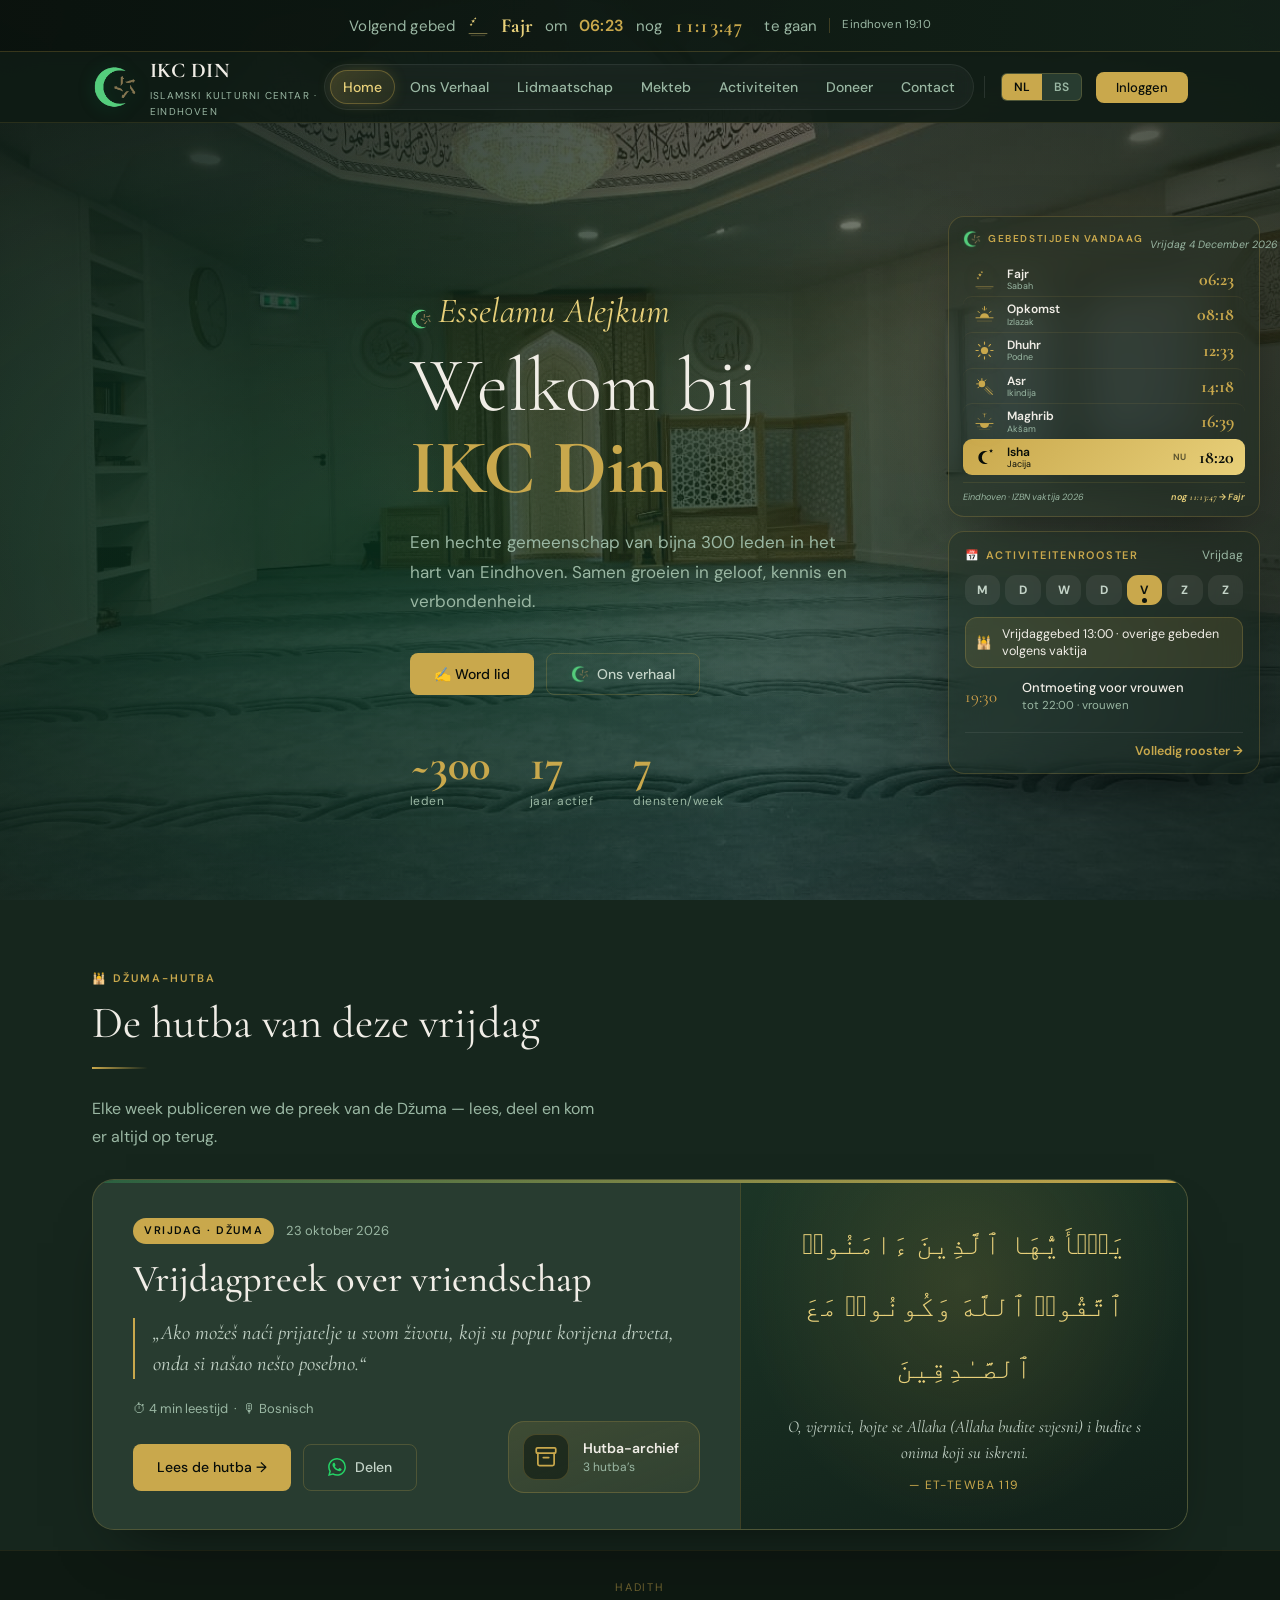
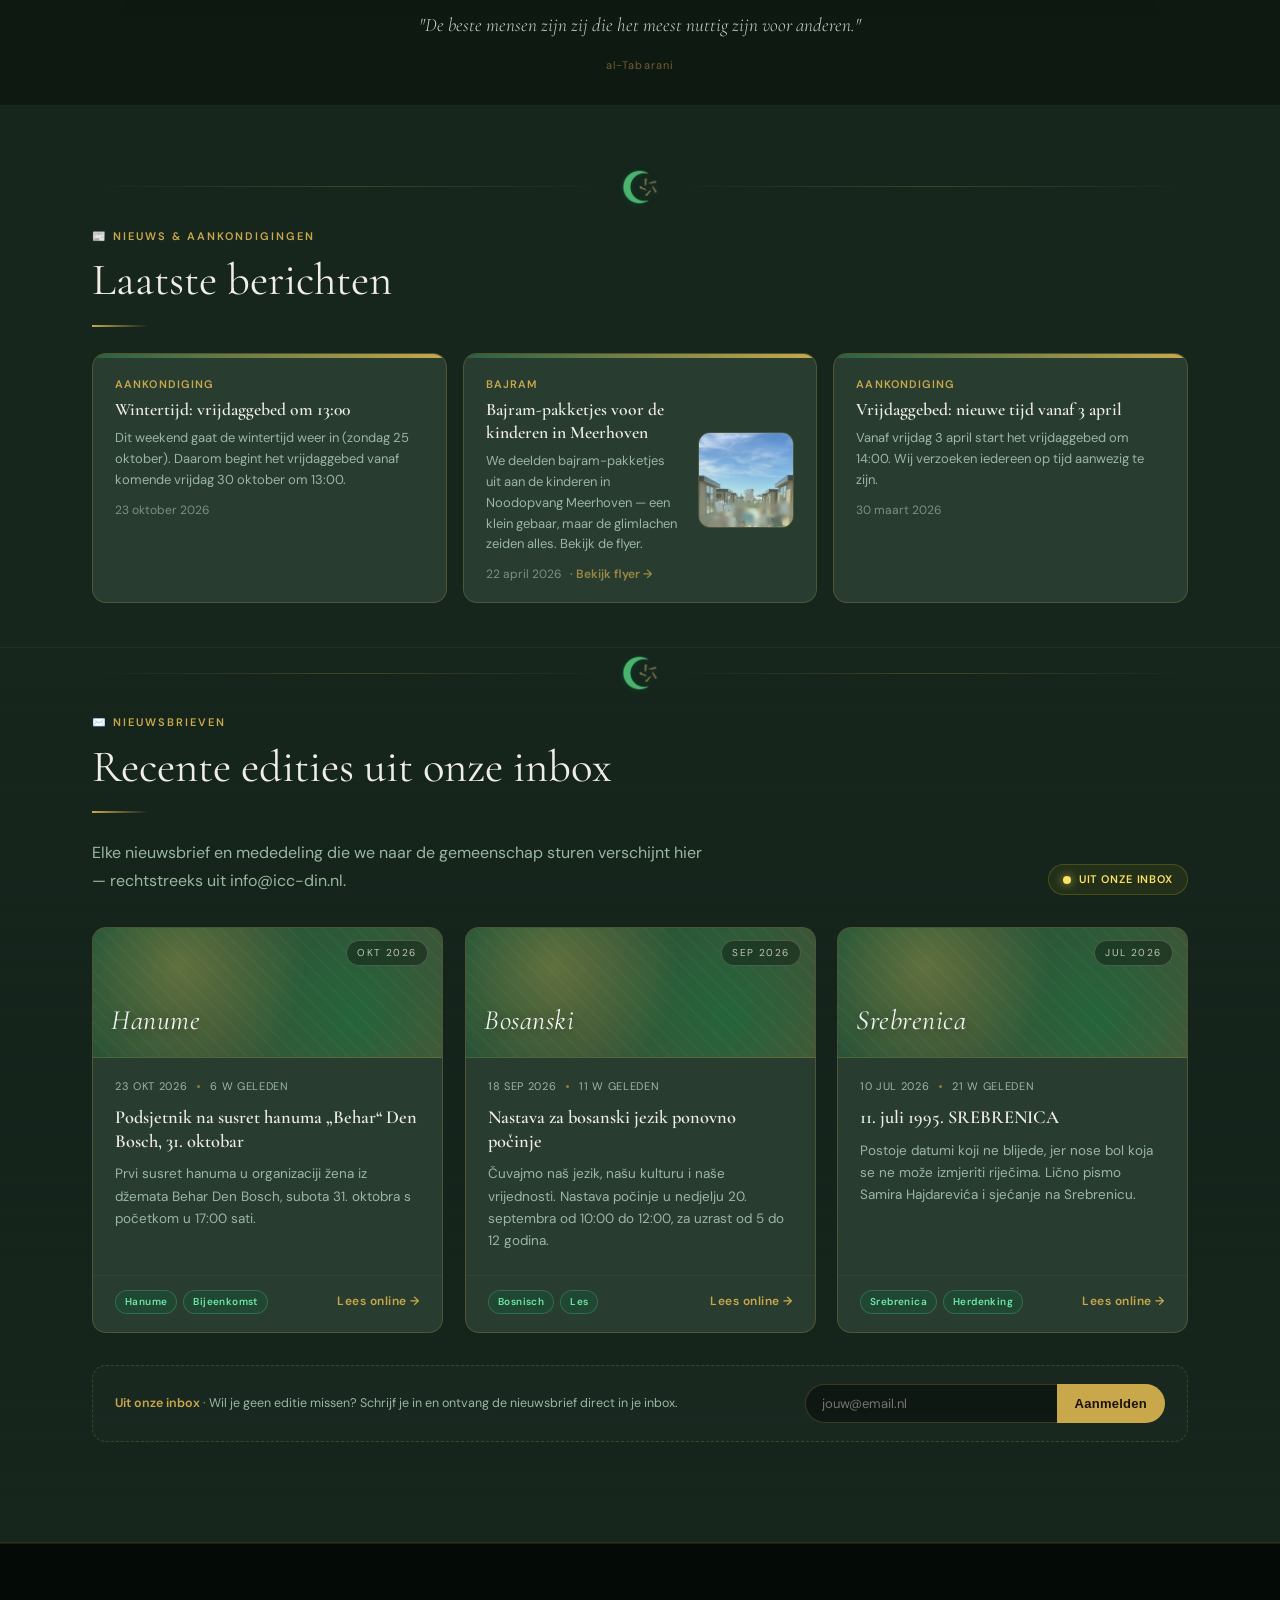
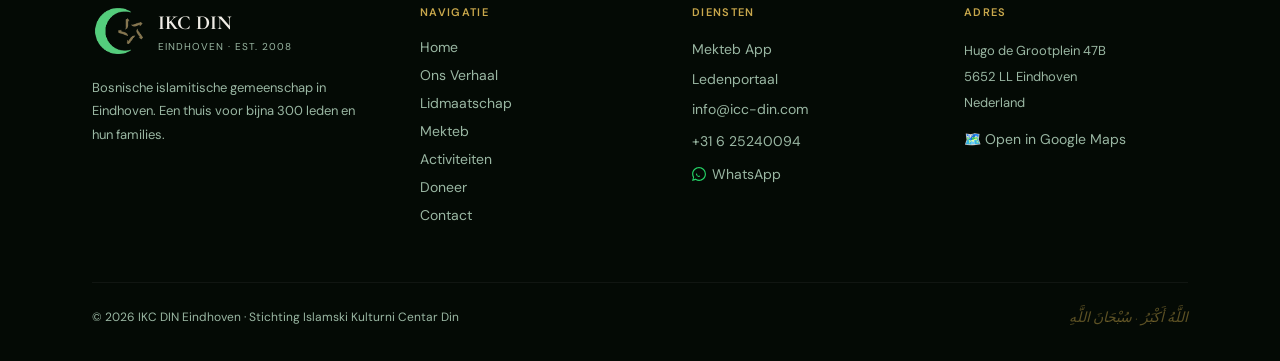
<file: index.html>
<!DOCTYPE html>
<html lang="nl">
<head>
<meta charset="UTF-8"/>
<meta name="viewport" content="width=device-width, initial-scale=1.0"/>
<title>IKC DIN Eindhoven — Islamski Kulturni Centar</title>
<link href="https://fonts.googleapis.com/css2?family=Cormorant+Garamond:ital,wght@0,300;0,400;0,600;0,700;1,400&family=DM+Sans:wght@300;400;500;600&display=swap" rel="stylesheet"/>
<script>window.IKC_LOGO="logo-icon.png";</script>
<script src="europe-story.js"></script>
<style>
:root {
  --bg: #16261d;
  --surface: #1f3328;
  --card: #283c30;
  --card2: #304538;
  --gold: #c9a84c;
  --gold-light: #e8d07a;
  --gold-dim: rgba(201,168,76,0.13);
  --gold-border: rgba(201,168,76,0.24);
  --green: #2a6040;
  --green-dim: rgba(42,96,64,0.25);
  --neon: #4ade80;
  --neon-soft: rgba(74,222,128,0.55);
  --neon-glow: rgba(74,222,128,0.32);
  --emerald: #10b981;
  --jade: #0fa968;
  --text: #f0ede6;
  --text-muted: #9ab7a3;
  --text-soft: #c4d4c8;
  --radius: 14px;
  --font-display: 'Cormorant Garamond', serif;
  --font-body: 'DM Sans', sans-serif;
}
*, *::before, *::after { box-sizing: border-box; margin: 0; padding: 0; }
html { scroll-behavior: smooth; }
body { background: var(--bg); color: var(--text); font-family: var(--font-body); font-size: 16px; line-height: 1.6; overflow-x: hidden; }

/* Islamic geometric tile */
body::before {
  content: '';
  position: fixed; inset: 0; pointer-events: none; z-index: 0;
  background-image: url("data:image/svg+xml,%3Csvg width='120' height='120' viewBox='0 0 120 120' xmlns='http://www.w3.org/2000/svg'%3E%3Cg fill='none' stroke='rgba(201,168,76,0.055)' stroke-width='0.7'%3E%3Cpolygon points='60,4 116,32 116,88 60,116 4,88 4,32'/%3E%3Cpolygon points='60,20 100,42 100,78 60,100 20,78 20,42'/%3E%3Cpolygon points='60,36 84,52 84,68 60,84 36,68 36,52'/%3E%3Cline x1='60' y1='4' x2='60' y2='36'/%3E%3Cline x1='116' y1='32' x2='84' y2='52'/%3E%3Cline x1='116' y1='88' x2='84' y2='68'/%3E%3Cline x1='60' y1='116' x2='60' y2='84'/%3E%3Cline x1='4' y1='88' x2='36' y2='68'/%3E%3Cline x1='4' y1='32' x2='36' y2='52'/%3E%3C/g%3E%3C/svg%3E");
  background-size: 120px 120px;
  opacity: 1;
  background-position: var(--pat-x, 0px) var(--pat-y, 0px);
  transition: background-position 0.2s ease-out;
  will-change: background-position;
}
#root { position: relative; z-index: 1; }

.btn { display: inline-flex; align-items: center; gap: 8px; padding: 11px 24px; border-radius: 8px; font-family: var(--font-body); font-size: 14px; font-weight: 500; cursor: pointer; border: none; transition: all 0.22s; text-decoration: none; }
.btn-gold { background: var(--gold); color: #080d09; }
.btn-gold:hover { background: var(--gold-light); transform: translateY(-2px); box-shadow: 0 8px 28px rgba(201,168,76,0.3); }
.btn-outline { background: transparent; border: 1.5px solid var(--gold-border); color: var(--text-soft); }
.btn-outline:hover { border-color: var(--gold); color: var(--gold); }
.btn-ghost { background: rgba(255,255,255,0.06); color: var(--text-soft); }
.btn-ghost:hover { background: rgba(255,255,255,0.1); }
.btn-green { background: var(--green); color: var(--gold-light); border: 1px solid rgba(201,168,76,0.3); }
.btn-green:hover { background: #357550; }

.section { padding: 100px 0; }
.container { max-width: 1160px; margin: 0 auto; padding: 0 32px; }
.section-label { font-size: 11px; font-weight: 600; letter-spacing: 0.18em; text-transform: uppercase; color: var(--gold); margin-bottom: 10px; display: flex; align-items: center; gap: 8px; }
.section-title { font-family: var(--font-display); font-size: clamp(2rem, 3.5vw, 3rem); font-weight: 400; line-height: 1.15; color: var(--text); margin-bottom: 16px; }
.section-sub { font-size: 16px; color: var(--text-muted); max-width: 520px; line-height: 1.75; }
.ljiljan-frieze { display:flex; justify-content:center; align-items:center; gap:26px; padding:30px 16px; }
.ljiljan-frieze svg { width:15px; height:19px; color:var(--gold); opacity:0.42; }
.ljiljan-frieze svg:nth-child(even) { width:11px; height:14px; opacity:0.24; }
.divider { width: 56px; height: 2px; background: linear-gradient(90deg, var(--gold), transparent); margin: 18px 0 26px; }
.card { background: var(--card); border-radius: var(--radius); border: 1px solid var(--gold-border); padding: 28px; }

input, textarea, select { width: 100%; padding: 12px 16px; background: var(--surface); border: 1.5px solid rgba(255,255,255,0.09); border-radius: 8px; color: var(--text); font-family: var(--font-body); font-size: 15px; outline: none; transition: border-color 0.2s; }
input:focus, textarea:focus, select:focus { border-color: var(--gold); }
textarea { resize: vertical; min-height: 80px; }
select { appearance: none; }
label { font-size: 13px; color: var(--text-muted); margin-bottom: 6px; display: block; }
.form-row { display: grid; grid-template-columns: 1fr 1fr; gap: 16px; }
.form-field { display: flex; flex-direction: column; gap: 6px; }

/* Nav */
nav { position: fixed; top: 52px; left: 0; right: 0; z-index: 500; background: rgba(14,27,20,0.88); backdrop-filter: blur(18px); border-bottom: 1px solid rgba(201,168,76,0.14); }
.nav-inner { max-width: 1160px; margin: 0 auto; padding: 0 32px; height: 70px; display: flex; align-items: center; justify-content: space-between; }
.nav-logo { display: flex; align-items: center; gap: 12px; text-decoration: none; cursor: pointer; }
.nav-logo img { width: 46px; height: 46px; object-fit: contain; filter: drop-shadow(0 2px 8px rgba(5,122,65,0.25)); }
.nav-logo-text { font-family: var(--font-display); font-size: 21px; font-weight: 700; color: var(--text); letter-spacing: 0.02em; }
.nav-logo-sub { font-size: 10px; color: var(--text-muted); letter-spacing: 0.12em; text-transform: uppercase; }
.nav-links { display: flex; align-items: center; gap: 4px; }
.nav-link { font-size: 14px; color: var(--text-muted); text-decoration: none; padding: 6px 12px; border-radius: 6px; transition: color 0.2s; cursor: pointer; border: none; background: transparent; font-family: var(--font-body); }
.nav-link { position: relative; }
.nav-link::after { content: ''; position: absolute; bottom: -2px; left: 50%; width: 0; height: 1.5px; background: #4ade80; box-shadow: 0 0 6px #4ade80; border-radius: 2px; transition: width 0.3s ease, left 0.3s ease; }
.nav-link:hover::after, .nav-link.active::after { width: 80%; left: 10%; }
.nav-link:hover { color: var(--gold); }
.nav-link.active { color: var(--gold); background: rgba(201,168,76,0.08); }
.lang-toggle { display: flex; background: var(--card); border-radius: 6px; border: 1px solid var(--gold-border); overflow: hidden; margin: 0 6px; }
.lang-btn { padding: 5px 12px; font-size: 12px; font-weight: 600; cursor: pointer; border: none; background: transparent; color: var(--text-muted); font-family: var(--font-body); transition: all 0.2s; }
.lang-btn.active { background: var(--gold); color: #080d09; }
.mobile-nav { display: none; gap: 8px; align-items: center; }
.hamburger { display: none; flex-direction: column; justify-content: center; gap: 5px; width: 36px; height: 36px; background: transparent; border: none; cursor: pointer; padding: 4px; }
.hamburger span { display: block; height: 2px; width: 22px; background: var(--text); border-radius: 2px; transition: all 0.25s; }
.hamburger.open span:nth-child(1) { transform: translateY(7px) rotate(45deg); }
.hamburger.open span:nth-child(2) { opacity: 0; }
.hamburger.open span:nth-child(3) { transform: translateY(-7px) rotate(-45deg); }
.mobile-menu { display: none; position: fixed; top: 122px; left: 0; right: 0; background: rgba(10,20,14,0.98); backdrop-filter: blur(20px); border-bottom: 1px solid rgba(201,168,76,0.18); z-index: 499; padding: 16px 24px 24px; flex-direction: column; gap: 4px; }
.mobile-menu.open { display: flex; }
.mobile-menu-link { font-size: 16px; color: var(--text-muted); text-decoration: none; padding: 12px 8px; border-radius: 8px; cursor: pointer; background: transparent; border: none; font-family: var(--font-body); text-align: left; transition: color 0.2s, background 0.2s; }
.mobile-menu-link:hover, .mobile-menu-link.active { color: var(--gold); background: rgba(201,168,76,0.08); }
.mobile-menu-divider { height: 1px; background: rgba(255,255,255,0.08); margin: 8px 0; }
.mobile-menu-bottom { display: flex; align-items: center; gap: 10px; padding-top: 4px; }

/* Mosque arch SVG */
.arch-deco { position: absolute; right: 0; top: 0; bottom: 0; width: 520px; pointer-events: none; overflow: hidden; }

/* Hero */
.hero { min-height: 100vh; display: flex; align-items: center; position: relative; overflow: hidden; padding-top: 104px; }
.page-fade > section:first-child:not(.hero), .page-fade > section.story-section:first-child { padding-top: 140px; }
.hero-bg { position: absolute; inset: 0; background-image: url("photo-interior-hires.jpg"); background-size: cover; background-position: center; filter: brightness(0.72) saturate(0.92) contrast(1.03); z-index: 0; }
.hero::before { content: ''; position: absolute; inset: 0; background:
  linear-gradient(100deg, rgba(14,27,20,0.90) 0%, rgba(14,27,20,0.66) 38%, rgba(14,27,20,0.46) 62%, rgba(14,27,20,0.82) 100%);
  z-index: 1; pointer-events: none; }
.hero::after { content: ''; position: absolute; inset: 0; background: radial-gradient(ellipse at 30% 60%, rgba(5,122,65,0.22) 0%, transparent 65%), radial-gradient(ellipse at 80% 30%, rgba(201,168,76,0.1) 0%, transparent 55%); pointer-events: none; z-index: 1; }
.hero .container { position: relative; z-index: 5; }
.hero-content { position: relative; z-index: 2; padding: 100px 0 80px; }
.bismillah { font-size: clamp(1.1rem, 2.5vw, 1.8rem); color: rgba(201,168,76,0.55); font-family: var(--font-display); font-style: italic; margin-bottom: 24px; }
.hero-badge { display: inline-flex; align-items: center; gap: 8px; background: var(--gold-dim); border: 1px solid var(--gold-border); border-radius: 100px; padding: 6px 18px; font-size: 13px; color: var(--gold); margin-bottom: 28px; font-weight: 500; }
.hero-salam { font-family: var(--font-display); font-style: italic; font-size: clamp(1.4rem, 3vw, 2.2rem); color: var(--gold-light); margin: 14px 0 6px; letter-spacing: 0.01em; }
.hero-salam::after { content: '·'; display: inline-block; margin-left: 14px; color: var(--gold); opacity: 0.5; }
.hero-title { font-family: var(--font-display); font-size: clamp(3rem, 6vw, 5.8rem); font-weight: 300; line-height: 1.06; color: var(--text); margin-bottom: 8px; }
.hero-title strong { font-weight: 700; color: var(--gold); display: block; }
.hero-sub { font-size: 17px; color: var(--text-muted); max-width: 460px; line-height: 1.75; margin: 20px 0 36px; }
.hero-stats { display: flex; gap: 40px; margin-top: 48px; flex-wrap: wrap; }
.hero-stat-num { font-family: var(--font-display); font-size: 2.8rem; font-weight: 700; color: var(--gold); line-height: 1; }
.hero-stat-label { font-size: 12px; color: var(--text-muted); margin-top: 4px; letter-spacing: 0.04em; }

/* Prayer times */
.prayer-grid { display: grid; grid-template-columns: repeat(6, 1fr); gap: 10px; margin-top: 36px; }
.prayer-card { background: var(--card); border-radius: 12px; border: 1px solid var(--gold-border); padding: 20px 12px; text-align: center; transition: all 0.25s; cursor: default; }
.prayer-card.active { background: linear-gradient(135deg, var(--gold) 0%, var(--gold-light) 100%); border-color: var(--gold); }
.prayer-card.active .p-name, .prayer-card.active .p-alt, .prayer-card.active .p-time { color: #080d09; }
.prayer-card.active .p-label { color: rgba(8,13,9,0.6); }
.p-icon { font-size: 18px; margin-bottom: 8px; }
.p-name { font-size: 13px; font-weight: 600; color: var(--text); }
.p-alt { font-size: 11px; color: var(--text-muted); margin-top: 1px; }
.p-time { font-family: var(--font-display); font-size: 1.7rem; font-weight: 700; color: var(--gold); margin-top: 8px; }
.p-label { font-size: 10px; color: var(--text-muted); margin-top: 4px; letter-spacing: 0.06em; font-weight: 600; text-transform: uppercase; }

/* Hero vaktija panel (gebedstijden — glas-card op de muur/raam, variant G) */
.hero-layout { display: block; }
.hero-content { max-width: 600px; }
.hero-vk { position: absolute; top: 24%; right: max(0px, calc((100% - 1160px)/2 - 40px)); width: 312px; z-index: 6; opacity: 1 !important; animation: none !important; }
.hero-vk .vk-panel { opacity: 1 !important; background: rgba(22,39,29,0.30) !important; }
.vk-panel { background: rgba(22,39,29,0.30); backdrop-filter: blur(22px); -webkit-backdrop-filter: blur(22px); border: 1px solid var(--gold-border); border-radius: 16px; padding: 13px 14px 11px; box-shadow: 0 24px 60px -24px rgba(0,0,0,0.7); }
.vk-head { display: flex; align-items: baseline; justify-content: space-between; gap: 10px; margin-bottom: 8px; }
.vk-label { font-size: 10px; font-weight: 600; letter-spacing: 0.16em; text-transform: uppercase; color: var(--gold); display: flex; align-items: center; gap: 7px; }
.vk-date { font-size: 11px; color: var(--text-muted); font-style: italic; text-transform: capitalize; }
.vk-row { display: flex; align-items: center; gap: 12px; padding: 3px 11px; border-radius: 9px; transition: all 0.2s; }
.vk-row + .vk-row { border-top: 1px solid rgba(201,168,76,0.10); }
.vk-row .p-svg { width: 21px; height: 21px; margin: 0; flex-shrink: 0; }
.vk-names { flex: 1; min-width: 0; }
.vk-name { font-size: 12px; font-weight: 600; color: var(--text); line-height: 1.2; }
.vk-alt { font-size: 9px; color: var(--text-muted); margin-top: 0; line-height: 1.2; }
.vk-time { font-family: var(--font-display); font-size: 1.12rem; font-weight: 700; color: var(--gold); }
.vk-row.active { background: linear-gradient(135deg, var(--gold) 0%, var(--gold-light) 100%); border-top-color: transparent; }
.vk-row.active .vk-name, .vk-row.active .vk-alt, .vk-row.active .vk-time { color: #080d09; }
.vk-row.active .p-svg { color: #080d09 !important; filter: none !important; }
.vk-now { font-size: 9px; font-weight: 700; letter-spacing: 0.08em; color: rgba(8,13,9,0.6); text-transform: uppercase; }
.vk-foot { margin-top: 7px; padding-top: 7px; border-top: 1px solid rgba(201,168,76,0.12); text-align: center; font-size: 9px; color: var(--text-muted); font-style: italic; }
@media (max-width: 880px) { .hero { flex-direction: column; } .hero-content { max-width: none; } .hero-vk { position: static; width: auto; max-width: 420px; right: auto; top: auto; margin: 28px auto 0; } }

/* Fundraising */
.progress-track { background: rgba(255,255,255,0.07); border-radius: 100px; height: 16px; overflow: hidden; margin: 18px 0 10px; }
.progress-fill { height: 100%; border-radius: 100px; background: linear-gradient(90deg, #a07a20, var(--gold), var(--gold-light), var(--gold)); background-size: 300% auto; animation: shimmergold 3s linear infinite; transition: width 1.8s cubic-bezier(0.16,1,0.3,1); }
@keyframes shimmergold { 0%{background-position:0% center} 100%{background-position:300% center} }
.fund-amount { font-family: var(--font-display); font-size: 3rem; font-weight: 700; color: var(--gold); line-height: 1; }

/* Mekteb */
.mekteb-section { position: relative; padding: 100px 0 110px; overflow: hidden; }
.mekteb-section::before { content: ''; position: absolute; inset: 0; background:
  radial-gradient(ellipse 60% 50% at 20% 30%, rgba(5,122,65,0.12) 0%, transparent 60%),
  radial-gradient(ellipse 50% 40% at 85% 80%, rgba(201,168,76,0.08) 0%, transparent 60%);
  pointer-events: none; }
.mekteb-header { max-width: 720px; margin-bottom: 56px; }
.mekteb-intro-grid { display: grid; grid-template-columns: 1fr minmax(280px, 360px); gap: 56px; align-items: center; margin-bottom: 64px; }
.mekteb-intro-facts { grid-template-columns: 1fr !important; margin-top: 0 !important; }
.mekteb-showcase { display: grid; grid-template-columns: minmax(420px, 470px) 1fr; gap: 56px; align-items: center; position: relative; z-index: 1; }
.mekteb-phone-wrap { position: relative; display: flex; flex-direction: row; align-items: center; justify-content: center; gap: 20px; padding: 20px 0; }
.mekteb-phone-rel { position: relative; flex-shrink: 0; display: inline-block; }
.phone-stack { position: relative; display: flex; align-items: center; justify-content: center; }
.phone-front { position: relative; z-index: 2; }
.phone-shot { width: 100%; height: 100%; object-fit: contain; display: block; }
.phone-hotspot { cursor: pointer; transition: background .18s, box-shadow .18s; }
.phone-hotspot:hover { background: rgba(201,168,76,0.16); box-shadow: inset 0 0 0 1.5px var(--gold); }
.mekteb-tap-hint { width: 100px; flex-shrink: 0; text-align: right; margin: 0; font-size: 13px; font-weight: 500; color: var(--gold-light); letter-spacing: 0.02em; line-height: 1.5; }
.phone-frame { position: relative; width: 290px; height: 590px; background: linear-gradient(140deg, #1a1a1a 0%, #0a0a0a 100%); border-radius: 44px; padding: 12px; box-shadow:
  0 40px 80px -20px rgba(0,0,0,0.7),
  0 30px 50px -25px rgba(5,122,65,0.35),
  inset 0 0 0 1.5px rgba(201,168,76,0.15),
  inset 0 0 0 3px rgba(0,0,0,0.6);
  transition: transform 0.6s cubic-bezier(0.16,1,0.3,1); }
.phone-front { transform: rotate(-2deg); }
.phone-front:hover { transform: rotate(0deg) translateY(-6px); }
.phone-notch { position: absolute; top: 12px; left: 50%; transform: translateX(-50%); width: 96px; height: 24px; background: #000; border-radius: 0 0 14px 14px; z-index: 3; }
.phone-notch::after { content: ''; position: absolute; top: 7px; right: 18px; width: 8px; height: 8px; border-radius: 50%; background: rgba(201,168,76,0.4); box-shadow: inset 0 0 0 1.5px rgba(0,0,0,0.8); }
.phone-screen { width: 100%; height: 100%; border-radius: 32px; overflow: hidden; background: linear-gradient(165deg, #061310 0%, #0a1f15 45%, #07140e 100%); position: relative; display: flex; flex-direction: column; }
.phone-status { display: flex; justify-content: space-between; align-items: center; padding: 14px 22px 8px; font-size: 10px; font-weight: 600; color: var(--text-soft); }
.phone-status-icons { display: flex; gap: 4px; align-items: center; }
.phone-content { flex: 1; padding: 12px 16px 0; overflow: hidden; }
.phone-greet { display: flex; align-items: center; gap: 10px; margin-bottom: 16px; }
.phone-avatar { width: 36px; height: 36px; border-radius: 50%; background: linear-gradient(135deg, #057A41, #0a9c54); display: flex; align-items: center; justify-content: center; font-family: var(--font-display); font-weight: 700; font-size: 14px; color: #fff; flex-shrink: 0; }
.phone-greet-text { flex: 1; min-width: 0; }
.phone-greet-hi { font-size: 10px; color: var(--text-muted); }
.phone-greet-name { font-size: 13px; color: var(--text); font-weight: 600; font-family: var(--font-display); }
.phone-bell { width: 26px; height: 26px; border-radius: 50%; background: rgba(255,255,255,0.06); display: flex; align-items: center; justify-content: center; font-size: 12px; position: relative; }
.phone-bell::after { content: ''; position: absolute; top: 4px; right: 4px; width: 6px; height: 6px; border-radius: 50%; background: var(--gold); }
.phone-hero { background: linear-gradient(135deg, #0d2818 0%, #103a22 50%, #0a2818 100%); border: 1px solid rgba(201,168,76,0.2); border-radius: 16px; padding: 14px; margin-bottom: 14px; position: relative; overflow: hidden; }
.phone-hero::before { content: ''; position: absolute; right: -20px; top: -30px; width: 100px; height: 100px; border-radius: 50%; background: radial-gradient(circle, rgba(5,122,65,0.4) 0%, transparent 70%); }
.phone-hero-label { font-size: 9px; color: var(--gold); text-transform: uppercase; letter-spacing: 0.12em; font-weight: 600; margin-bottom: 4px; position: relative; }
.phone-hero-title { font-family: var(--font-display); font-size: 17px; font-weight: 700; color: var(--text); margin-bottom: 2px; position: relative; }
.phone-hero-sub { font-size: 10px; color: var(--text-muted); margin-bottom: 10px; position: relative; }
.phone-hero-arabic { font-family: 'Cormorant Garamond', serif; font-size: 22px; color: var(--gold-light); text-align: center; padding: 6px 0; opacity: 0.92; position: relative; direction: rtl; }
.phone-progress-wrap { position: relative; margin-bottom: 14px; }
.phone-progress-row { display: flex; justify-content: space-between; align-items: baseline; margin-bottom: 6px; }
.phone-progress-label { font-size: 10px; color: var(--text-muted); }
.phone-progress-pct { font-size: 12px; color: var(--gold); font-weight: 700; }
.phone-progress-track { height: 6px; background: rgba(255,255,255,0.05); border-radius: 100px; overflow: hidden; }
.phone-progress-fill { height: 100%; width: 80%; background: linear-gradient(90deg, #057A41, var(--gold)); border-radius: 100px; box-shadow: 0 0 12px rgba(201,168,76,0.4); }
.phone-section-title { font-size: 10px; color: var(--text-muted); text-transform: uppercase; letter-spacing: 0.1em; font-weight: 600; margin-bottom: 8px; }
.phone-lesson { display: flex; align-items: center; gap: 10px; padding: 9px 10px; background: rgba(255,255,255,0.03); border: 1px solid rgba(255,255,255,0.06); border-radius: 10px; margin-bottom: 6px; }
.phone-lesson-day { width: 32px; height: 32px; background: var(--gold-dim); border: 1px solid var(--gold-border); border-radius: 8px; display: flex; align-items: center; justify-content: center; font-size: 9px; font-weight: 700; color: var(--gold); flex-shrink: 0; letter-spacing: 0.05em; }
.phone-lesson-info { flex: 1; min-width: 0; }
.phone-lesson-t { font-size: 11px; color: var(--text); font-weight: 500; white-space: nowrap; overflow: hidden; text-overflow: ellipsis; }
.phone-lesson-sub { font-size: 9px; color: var(--text-muted); white-space: nowrap; overflow: hidden; text-overflow: ellipsis; }
.phone-lesson-arrow { color: var(--gold); font-size: 11px; opacity: 0.7; }
.phone-tabs { display: grid; grid-template-columns: repeat(4, 1fr); padding: 8px 6px 14px; border-top: 1px solid rgba(255,255,255,0.05); background: rgba(0,0,0,0.3); }
.phone-tab { display: flex; flex-direction: column; align-items: center; gap: 2px; font-size: 8px; color: var(--text-muted); padding: 4px 0; }
.phone-tab.active { color: var(--gold); }
.phone-tab-icon { font-size: 14px; }
.mekteb-float-badge { position: absolute; background: var(--card); border: 1px solid var(--gold-border); border-radius: 100px; padding: 8px 14px; font-size: 12px; font-weight: 500; color: var(--text); white-space: nowrap; box-shadow: 0 16px 40px rgba(0,0,0,0.5), 0 0 0 1px rgba(201,168,76,0.15); display: flex; align-items: center; gap: 6px; z-index: 5; }
.mekteb-float-badge::before { content: ''; width: 6px; height: 6px; border-radius: 50%; background: #4ade80; box-shadow: 0 0 8px #4ade80; }
.mekteb-float-badge.b1 { top: 8%; right: -8%; transform: rotate(4deg); animation: floatA 4s ease-in-out infinite; }
.mekteb-float-badge.b2 { bottom: 18%; left: -12%; transform: rotate(-3deg); animation: floatA 4.5s ease-in-out infinite reverse; }
.mekteb-float-badge.b2::before { background: var(--gold); box-shadow: 0 0 8px var(--gold); }
@keyframes floatA { 0%,100% { transform: translateY(0) rotate(-3deg); } 50% { transform: translateY(-8px) rotate(-3deg); } }
.mekteb-features { display: flex; flex-direction: column; gap: 4px; }
.mekteb-feature-row { display: grid; grid-template-columns: 56px 1fr; gap: 18px; padding: 18px 0; border-bottom: 1px solid rgba(201,168,76,0.08); }
.mekteb-feature-row:last-child { border-bottom: none; }
.mekteb-feature-icon { width: 48px; height: 48px; border-radius: 12px; background: linear-gradient(135deg, rgba(5,122,65,0.25), rgba(201,168,76,0.15)); border: 1px solid var(--gold-border); display: flex; align-items: center; justify-content: center; font-size: 22px; }
.mekteb-feature-t { font-family: var(--font-display); font-size: 19px; font-weight: 600; color: var(--text); margin-bottom: 4px; }
.mekteb-feature-d { font-size: 14px; color: var(--text-muted); line-height: 1.55; }
.mekteb-cta-row { display: flex; gap: 12px; flex-wrap: wrap; margin-top: 30px; }
.mekteb-new-pill { display: inline-flex; align-items: center; gap: 6px; background: linear-gradient(90deg, #057A41, #0a9c54); color: #f0ede6; font-size: 11px; font-weight: 700; padding: 4px 12px; border-radius: 100px; letter-spacing: 0.1em; margin-left: 8px; vertical-align: middle; box-shadow: 0 4px 12px rgba(5,122,65,0.35); }

/* ─────────── Mekteb — over de mekteb (kern icc-din) ─────────── */
.mekteb-about { display: grid; grid-template-columns: 0.85fr 1.15fr; gap: 40px; align-items: stretch; margin-top: 64px; }
.mekteb-about-quote { position: relative; background: linear-gradient(165deg, rgba(201,168,76,0.13), rgba(28,44,35,0.96) 65%); border: 1px solid var(--gold-border); border-radius: 20px; padding: 40px 36px; display: flex; flex-direction: column; justify-content: center; overflow: hidden; }
.mekteb-about-quote::before { content:''; position:absolute; top:0; left:36px; right:36px; height:2px; background: linear-gradient(90deg, var(--gold), transparent); }
.mekteb-about-quote-mark { font-family: var(--font-display); font-size: 64px; line-height: 0.6; color: var(--gold); opacity: 0.6; margin-bottom: 18px; }
.mekteb-about-ayah { font-family: var(--font-display); font-size: clamp(1.4rem, 2.1vw, 1.9rem); font-weight: 400; line-height: 1.4; color: var(--text); font-style: italic; }
.mekteb-about-ayah-src { margin-top: 18px; font-size: 13px; letter-spacing: 0.08em; color: var(--gold-light); font-weight: 600; }
.mekteb-about-body { display: flex; flex-direction: column; }
.mekteb-about-eyebrow { font-size: 12px; font-weight: 600; letter-spacing: 0.14em; text-transform: uppercase; color: var(--gold); margin-bottom: 12px; }
.mekteb-about-title { font-family: var(--font-display); font-size: clamp(1.6rem, 2.6vw, 2.1rem); font-weight: 600; color: var(--text); line-height: 1.18; margin-bottom: 16px; }
.mekteb-about-text { font-size: 15.5px; color: var(--text-muted); line-height: 1.75; margin-bottom: 16px; }
.mekteb-about-facts { display: grid; grid-template-columns: repeat(3, 1fr); gap: 14px; margin-top: 12px; }
.mekteb-about-fact { display: flex; flex-direction: column; gap: 10px; padding: 18px 18px; background: rgba(28,44,35,0.6); border: 1px solid rgba(201,168,76,0.14); border-radius: 14px; }
.mekteb-about-fact-ico { width: 40px; height: 40px; border-radius: 11px; background: var(--gold-dim); border: 1px solid var(--gold-border); display: flex; align-items: center; justify-content: center; font-size: 19px; }
.mekteb-about-fact-t { font-size: 11px; font-weight: 700; letter-spacing: 0.1em; text-transform: uppercase; color: var(--gold); margin-bottom: 4px; }
.mekteb-about-fact-d { font-size: 13.5px; color: var(--text-soft); line-height: 1.5; }
@media (max-width: 900px) {
  .mekteb-about { grid-template-columns: 1fr; gap: 24px; margin-top: 44px; }
  .mekteb-about-facts { grid-template-columns: 1fr; }
  .mekteb-intro-grid { grid-template-columns: 1fr; gap: 32px; margin-bottom: 44px; }
}

/* ─────────── Mekteb photo mosaic ─────────── */
.mekteb-mosaic-wrap { position: relative; z-index: 1; margin-top: 96px; }
.mekteb-mosaic-head { display: flex; align-items: flex-end; justify-content: space-between; gap: 24px; margin-bottom: 28px; flex-wrap: wrap; padding-bottom: 18px; border-bottom: 2px solid rgba(201,168,76,0.55); }
.mekteb-mosaic-head-l { display: flex; flex-direction: column; gap: 6px; }
.mekteb-mosaic-eyebrow { font-size: 11px; font-weight: 600; letter-spacing: 0.18em; text-transform: uppercase; color: var(--gold); display: inline-flex; align-items: center; gap: 8px; }
.mekteb-mosaic-eyebrow::before { content: ''; width: 28px; height: 1px; background: var(--gold); opacity: 0.7; }
.mekteb-mosaic-title { font-family: var(--font-display); font-size: clamp(1.5rem, 2.6vw, 2.1rem); font-weight: 400; color: var(--text); font-style: italic; line-height: 1.15; }
.mekteb-mosaic-meta { font-size: 12.5px; color: var(--text-muted); letter-spacing: 0.05em; max-width: 360px; text-align: right; line-height: 1.65; }
.mekteb-mosaic-meta .dot { color: var(--gold); margin: 0 6px; opacity: 0.7; }
.mekteb-mosaic { columns: 4; column-gap: 10px; }
.mekteb-mosaic-item { break-inside: avoid; margin: 0 0 10px; border-radius: 10px; overflow: hidden; position: relative; display: block; background: var(--card); border: 1px solid var(--gold-border); transition: border-color .35s, box-shadow .35s, transform .35s; }
.mekteb-mosaic-item img { width: 100%; height: auto; display: block; transition: transform .6s ease, filter .4s; filter: saturate(0.9) contrast(1.02); }
.mekteb-mosaic-item::after { content:''; position:absolute; inset:0; background: linear-gradient(180deg, rgba(14,27,20,0) 60%, rgba(14,27,20,0.5) 100%); pointer-events:none; opacity:0.9; transition: opacity .35s; }
.mekteb-mosaic-item::before { content:''; position:absolute; inset:0; box-shadow: inset 0 0 0 1px rgba(201,168,76,0.08); border-radius: 10px; pointer-events:none; z-index: 2; }
.mekteb-mosaic-item:hover { transform: translateY(-3px); border-color: var(--gold); box-shadow: 0 16px 36px rgba(0,0,0,0.4), 0 0 0 1px var(--gold-border); }
.mekteb-mosaic-item:hover img { transform: scale(1.04); filter: saturate(1.05) contrast(1.04); }
.mekteb-mosaic-item:hover::after { opacity: 0.35; }
.mekteb-mosaic-count { display: inline-flex; align-items: center; gap: 10px; margin-top: 22px; font-size: 12px; color: var(--text-muted); letter-spacing: 0.06em; }
.mekteb-mosaic-count span { font-family: var(--font-display); font-size: 22px; font-weight: 600; color: var(--gold-light); line-height: 1; }
@media (max-width: 1100px) { .mekteb-mosaic { columns: 3; } }
@media (max-width: 760px) { .mekteb-mosaic { columns: 2; } .mekteb-mosaic-meta { text-align: left; } }
@media (max-width: 420px) { .mekteb-mosaic { columns: 1; } }

/* Story strip — Naša priča */
.story-section { padding: 0 0 100px; position: relative; overflow: hidden; }
.story-hero { position: relative; padding: 0 0 24px; overflow: hidden; display: grid; grid-template-columns: minmax(0, 0.85fr) minmax(0, 1.25fr); align-items: start; gap: 0; max-width: 1280px; margin: 0 auto; }
@media (max-width: 900px) { .story-hero { grid-template-columns: 1fr; padding: 40px 0 32px; min-height: 0; } }
.story-hero-text { position: relative; z-index: 3; padding: 0 32px 0 56px; }
.story-hero-text .section-label { justify-content: flex-start !important; }
.story-hero-text .divider { margin: 18px 0 0; }
.story-hero-text .section-title { line-height: 1.05; margin-bottom: 4px; }
.story-hero-subtitle { font-family: var(--font-display); font-style: italic; font-size: clamp(1.4rem, 2.2vw, 1.9rem); font-weight: 400; color: var(--gold-light); margin-top: 6px; }
.story-hero-map-col { position: relative; height: 100%; min-height: 250px; margin-left: -8%; }
.story-map { position: absolute; inset: 0; pointer-events: none; z-index: 0; opacity: 0.6; }
.story-map svg { position: absolute; left: 50%; top: 50%; transform: translate(-50%, -50%); width: 100%; height: 100%; }
.story-map::after { content: ''; position: absolute; inset: 0;
  background:
    radial-gradient(ellipse 100% 100% at 0% 50%, rgba(14,27,20,0.55) 0%, transparent 50%);
  z-index: 2;
}
.story-map .land-other path { fill: rgba(255,255,255,0.02); stroke: rgba(170,200,180,0.18); stroke-width: 0.16; stroke-linejoin: round; }
.story-map .land-route path { fill: rgba(201,168,76,0.045); stroke: rgba(232,208,122,0.26); stroke-width: 0.22; stroke-linejoin: round; }
.story-map .story-hi { fill: rgba(110,231,168,0.10) !important; stroke: rgba(142,240,182,0.78) !important; stroke-width: 0.34 !important; filter: drop-shadow(0 0 1.8px rgba(142,240,182,0.65)) drop-shadow(0 0 5px rgba(142,240,182,0.32)); }
.story-map .story-route-glow { stroke: rgba(142,240,182,0.12); stroke-width: 1.6; fill: none; stroke-linecap: round; }
.story-map .story-route-line { stroke: rgba(142,240,182,0.75); stroke-width: 0.36; fill: none; stroke-linecap: round; stroke-dasharray: 1.6 1.4; filter: drop-shadow(0 0 1.5px rgba(142,240,182,0.55)); }
.story-map .story-city { fill: rgba(232,208,122,0.45); }
.story-map .story-city-major { fill: rgba(255,255,255,0.92); stroke: rgba(142,240,182,0.75); stroke-width: 0.38; filter: drop-shadow(0 0 1.8px rgba(142,240,182,0.7)); }
.story-map .story-city-ring { fill: none; stroke: rgba(142,240,182,0.4); stroke-width: 0.18; }
.story-map .story-emblems use { fill: currentColor; }
.story-map .emb-tulip-el { color: #e6ebe8; opacity: 0.27; }
.story-map .emb-shield-el { color: #eef2ef; opacity: 0.72; }
.story-head { max-width: 720px; margin: 0 auto; text-align: center; padding: 0 32px; }
.story-strip { display: grid; grid-template-columns: 1fr 1fr 1fr; gap: 2px; background: rgba(201,168,76,0.18); height: 420px; }
.story-cell { position: relative; overflow: hidden; cursor: pointer; }
.story-cell img { width: 100%; height: 100%; object-fit: cover; display: block; transition: transform 0.7s cubic-bezier(0.16,1,0.3,1); filter: brightness(0.7) saturate(0.95); }
.story-cell:hover img { filter: brightness(0.92) saturate(1.05); transform: scale(1.06); }
.story-cell::after { content: ''; position: absolute; inset: 0; background: linear-gradient(180deg, rgba(0,0,0,0.15) 0%, transparent 30%, rgba(0,0,0,0.78) 100%); pointer-events: none; }
.story-caption { position: absolute; left: 32px; right: 32px; bottom: 32px; z-index: 2; }
.story-step { display: inline-block; font-family: var(--font-display); font-size: 11px; font-weight: 700; letter-spacing: 0.22em; color: var(--gold); margin-bottom: 12px; padding: 5px 12px; border: 1px solid var(--gold-border); border-radius: 100px; background: rgba(6,13,8,0.7); backdrop-filter: blur(8px); }
.story-title { font-family: var(--font-display); font-size: 24px; color: #fff; font-weight: 600; margin-bottom: 6px; line-height: 1.2; }
.story-text { font-size: 13px; color: var(--text-soft); max-width: 280px; }

/* Contact backdrop */
.contact-section { position: relative; overflow: hidden; }
.contact-bg { position: absolute; inset: 0; background-image: url("photo-bosnia-collage.jpg"); background-size: cover; background-position: center 35%; filter: brightness(0.22) saturate(0.55) blur(1.5px); z-index: 0; }
.contact-section::after { content: ''; position: absolute; inset: 0; background: linear-gradient(180deg, rgba(14,27,20,0.7) 0%, rgba(10,22,15,0.92) 100%); z-index: 1; pointer-events: none; }
.contact-section .container { position: relative; z-index: 2; }

/* Membership form */
.form-section { background: var(--surface); border: 1px solid var(--gold-border); border-radius: 20px; padding: 48px; }
.membership-option { border: 2px solid var(--gold-border); border-radius: 12px; padding: 20px; cursor: pointer; transition: all 0.2s; }
.membership-option.selected { border-color: var(--gold); background: var(--gold-dim); }
.membership-option:hover { border-color: var(--gold); }
.membership-price { font-family: var(--font-display); font-size: 1.8rem; font-weight: 700; color: var(--gold); }

/* News */
/* Newsletter feed */
.nl-section { background: linear-gradient(180deg, rgba(14,27,20,0) 0%, rgba(20,34,26,0.55) 50%, rgba(14,27,20,0) 100%); border-top: 1px solid rgba(201,168,76,0.08); border-bottom: 1px solid rgba(201,168,76,0.08); }
.nl-head { display: flex; align-items: flex-end; justify-content: space-between; gap: 24px; flex-wrap: wrap; margin-bottom: 8px; }
.nl-mc-pill { display: inline-flex; align-items: center; gap: 8px; background: rgba(255,225,0,0.06); border: 1px solid rgba(255,225,0,0.18); border-radius: 100px; padding: 6px 14px; font-size: 11px; color: #ffe066; letter-spacing: 0.08em; text-transform: uppercase; font-weight: 600; }
.nl-mc-dot { width: 8px; height: 8px; border-radius: 50%; background: #ffe066; box-shadow: 0 0 10px rgba(255,224,102,0.7); animation: nl-pulse 2.4s ease-in-out infinite; }
@keyframes nl-pulse { 0%,100% { opacity: 0.6; transform: scale(1); } 50% { opacity: 1; transform: scale(1.18); } }
.nl-grid { display: grid; grid-template-columns: repeat(3, 1fr); gap: 22px; margin-top: 32px; }
@media (max-width: 920px) { .nl-grid { grid-template-columns: 1fr; } }
.nl-card { position: relative; background: var(--card); border: 1px solid var(--gold-border); border-radius: var(--radius); overflow: hidden; display: flex; flex-direction: column; transition: transform 0.35s cubic-bezier(0.16,1,0.3,1), border-color 0.3s, box-shadow 0.3s; text-decoration: none; }
.nl-card:hover { transform: translateY(-6px); border-color: var(--gold); box-shadow: 0 22px 50px -22px rgba(201,168,76,0.35); }
.nl-card-cover { height: 130px; position: relative; overflow: hidden; background: linear-gradient(135deg, rgba(5,122,65,0.35) 0%, rgba(201,168,76,0.22) 100%); border-bottom: 1px solid var(--gold-border); }
.nl-card-cover::before { content: ''; position: absolute; inset: 0; background-image: radial-gradient(circle at 25% 30%, rgba(201,168,76,0.35) 0%, transparent 45%), radial-gradient(circle at 75% 70%, rgba(5,122,65,0.45) 0%, transparent 50%); }
.nl-card-cover::after { content: ''; position: absolute; inset: 0; background-image: repeating-linear-gradient(45deg, rgba(255,255,255,0.04) 0 2px, transparent 2px 12px); opacity: 0.6; }
.nl-cover-glyph { position: absolute; bottom: 14px; left: 18px; font-family: var(--font-display); font-style: italic; font-size: 28px; color: rgba(255,255,255,0.92); letter-spacing: 0.02em; z-index: 2; text-shadow: 0 2px 12px rgba(0,0,0,0.4); }
.nl-cover-edition { position: absolute; top: 12px; right: 14px; font-size: 10px; letter-spacing: 0.14em; text-transform: uppercase; color: rgba(255,255,255,0.7); background: rgba(0,0,0,0.35); border: 1px solid rgba(255,255,255,0.18); padding: 4px 10px; border-radius: 100px; backdrop-filter: blur(6px); z-index: 2; }
.nl-card-body { padding: 20px 22px 22px; display: flex; flex-direction: column; gap: 10px; flex: 1; }
.nl-cover-img { position: absolute; inset: 0; width: 100%; height: 100%; object-fit: cover; object-position: top center; z-index: 1; }
.nl-card-cover.has-img::before, .nl-card-cover.has-img::after { display: none; }
.nl-card-cover.has-img { background: #0e1b14; }
.nl-card-cover.has-img .nl-cover-edition { z-index: 3; }
.nl-cover-cta { position: absolute; bottom: 12px; left: 16px; z-index: 3; display: inline-flex; align-items: center; gap: 6px; font-size: 11px; font-weight: 600; letter-spacing: 0.04em; color: #fff; background: rgba(5,122,65,0.85); border: 1px solid rgba(255,255,255,0.25); padding: 5px 11px; border-radius: 100px; backdrop-filter: blur(4px); }
.nl-card-cover.has-img::after { content: none; }
.nl-card-cover.has-img .nl-cover-grad { content: ''; position: absolute; inset: 0; z-index: 2; background: linear-gradient(180deg, rgba(8,15,10,0.05) 40%, rgba(8,15,10,0.55) 100%); }

/* Flyer lightbox */
.flyer-lb { position: fixed; inset: 0; background: rgba(4,8,5,0.93); backdrop-filter: blur(12px); z-index: 1200; display: flex; align-items: flex-start; justify-content: center; padding: 48px 20px; overflow-y: auto; animation: fadeIn .25s ease; }
.flyer-lb-inner { width: 100%; max-width: 600px; margin: auto; }
.flyer-lb img { width: 100%; height: auto; display: block; border-radius: 16px; border: 1px solid var(--gold-border); box-shadow: 0 40px 90px rgba(0,0,0,0.65); animation: modalIn .4s cubic-bezier(0.16,1,0.3,1); }
.flyer-lb-bar { display: flex; align-items: center; justify-content: space-between; gap: 16px; margin-bottom: 16px; }
.flyer-lb-cap { font-size: 13px; color: var(--text-muted); font-style: italic; }
.flyer-lb-close { width: 44px; height: 44px; flex-shrink: 0; border-radius: 50%; background: rgba(20,33,25,0.9); border: 1px solid var(--gold-border); color: var(--text); font-size: 18px; cursor: pointer; display: flex; align-items: center; justify-content: center; transition: all .2s; }
.flyer-lb-close:hover { background: var(--gold); color: #080d09; transform: rotate(90deg); }
.nl-meta { display: flex; align-items: center; gap: 10px; font-size: 11px; color: var(--text-muted); letter-spacing: 0.06em; text-transform: uppercase; }
.nl-meta-dot { width: 3px; height: 3px; border-radius: 50%; background: var(--gold); opacity: 0.6; }
.nl-title { font-family: var(--font-display); font-size: 1.15rem; font-weight: 600; color: var(--text); line-height: 1.3; }
.nl-snippet { font-size: 13.5px; color: var(--text-muted); line-height: 1.65; flex: 1; }
.nl-card-foot { display: flex; align-items: center; justify-content: space-between; padding: 14px 22px 18px; border-top: 1px solid rgba(201,168,76,0.08); margin-top: auto; }
.nl-tags { display: flex; gap: 6px; flex-wrap: wrap; }
.nl-tag { font-size: 10px; padding: 3px 9px; border-radius: 100px; background: rgba(5,122,65,0.18); color: #6ee7a8; border: 1px solid rgba(110,231,168,0.22); letter-spacing: 0.04em; font-weight: 600; }
.nl-open { font-size: 12px; color: var(--gold); font-weight: 600; letter-spacing: 0.04em; display: inline-flex; align-items: center; gap: 4px; transition: gap 0.25s; }
.nl-card:hover .nl-open { gap: 8px; }
.nl-foot { margin-top: 32px; display: flex; align-items: center; justify-content: space-between; gap: 20px; flex-wrap: wrap; padding: 18px 22px; background: rgba(255,255,255,0.02); border: 1px dashed rgba(201,168,76,0.22); border-radius: 14px; }
.nl-foot-note { font-size: 12.5px; color: var(--text-muted); line-height: 1.55; max-width: 640px; }
.nl-foot-note strong { color: var(--gold); font-weight: 600; }
.nl-sub { display: flex; gap: 0; align-items: stretch; max-width: 360px; width: 100%; }
.nl-sub input { flex: 1; background: rgba(0,0,0,0.4); border: 1px solid var(--gold-border); border-right: none; border-radius: 100px 0 0 100px; padding: 10px 16px; color: var(--text); font-size: 13px; outline: none; font-family: inherit; }
.nl-sub input:focus { border-color: var(--gold); }
.nl-sub button { background: var(--gold); color: #1a1208; border: none; border-radius: 0 100px 100px 0; padding: 10px 18px; font-weight: 700; font-size: 13px; cursor: pointer; letter-spacing: 0.02em; transition: filter 0.2s; }
.nl-sub button:hover { filter: brightness(1.1); }

.news-card { background: var(--card); border-radius: var(--radius); border: 1px solid var(--gold-border); transition: all 0.25s; cursor: pointer; overflow: hidden; }
.news-card:hover { transform: translateY(-3px); border-color: var(--gold); }
.news-stripe { height: 4px; background: linear-gradient(90deg, var(--green), var(--gold)); }
.event-row { display: flex; align-items: center; gap: 20px; background: var(--card); border-radius: 12px; border: 1px solid var(--gold-border); padding: 18px 24px; transition: border-color 0.2s; }
.event-row:hover { border-color: var(--gold); }
.event-date-box { background: var(--gold-dim); border: 1px solid var(--gold-border); border-radius: 10px; padding: 10px 14px; text-align: center; flex-shrink: 0; min-width: 58px; }
.event-day { font-family: var(--font-display); font-size: 1.7rem; font-weight: 700; color: var(--gold); line-height: 1; }
.event-month { font-size: 10px; color: var(--text-muted); text-transform: uppercase; letter-spacing: 0.08em; }

/* Contact */
.contact-icon { width: 44px; height: 44px; background: var(--gold-dim); border-radius: 10px; border: 1px solid var(--gold-border); display: flex; align-items: center; justify-content: center; font-size: 18px; flex-shrink: 0; }
.map-frame { width: 100%; height: 400px; border-radius: var(--radius); overflow: hidden; border: 1px solid var(--gold-border); }

/* Dashboard */
.modal-overlay { position: fixed; inset: 0; background: rgba(4,8,5,0.9); backdrop-filter: blur(10px); z-index: 1000; display: flex; align-items: center; justify-content: center; padding: 20px; }
.modal { background: var(--card); border-radius: 20px; border: 1px solid var(--gold-border); width: 100%; max-width: 460px; padding: 40px; position: relative; }
.dash-modal { max-width: 720px; padding: 0; overflow: hidden; }
.dash-tab { padding: 12px 16px; border: none; background: none; cursor: pointer; font-size: 13px; font-weight: 500; font-family: var(--font-body); transition: color 0.2s; border-bottom: 2px solid transparent; margin-bottom: -1px; }
.dash-tab.active { color: var(--gold); border-bottom-color: var(--gold); }
.dash-tab:not(.active) { color: var(--text-muted); }
.fin-row { display: flex; justify-content: space-between; align-items: center; padding: 14px 0; border-bottom: 1px solid rgba(255,255,255,0.05); }
.fin-row:last-child { border-bottom: none; }
.badge { display: inline-block; font-size: 11px; padding: 3px 10px; border-radius: 100px; font-weight: 600; }
.badge-green { background: rgba(42,96,64,0.35); color: #6ecfa0; border: 1px solid rgba(42,96,64,0.5); }
.badge-gold { background: var(--gold-dim); color: var(--gold); border: 1px solid var(--gold-border); }

/* Islamic section divider */
.star-divider { display: flex; align-items: center; gap: 16px; margin: 0 0 60px; }
.star-divider::before, .star-divider::after { content: ''; flex: 1; height: 1px; background: linear-gradient(90deg, transparent, var(--gold-border), transparent); }
.star-glyph { font-size: 20px; color: var(--gold); opacity: 0.7; flex-shrink: 0; }

/* Logo mark used inline as a brand-bullet */
.logo-mark { display: inline-block; vertical-align: middle; object-fit: contain; flex-shrink: 0; filter: drop-shadow(0 1px 3px rgba(5,122,65,0.35)); }
.logo-mark-sm { width: 18px; height: 18px; }
.logo-mark-md { width: 22px; height: 22px; }
.logo-mark-lg { width: 32px; height: 32px; }
.logo-mark-xl { width: 38px; height: 38px; opacity: 0.85; }
.section-label .logo-mark { vertical-align: middle; }
.hero-badge .logo-mark { vertical-align: -0.28em; }
.hero-salam .logo-mark { vertical-align: -0.22em; margin-right: 6px; }
.hero-salam::after { display: none; }

/* Footer */
footer { background: #040a05; border-top: 1px solid rgba(201,168,76,0.12); padding: 60px 0 32px; }
.footer-link { display: block; font-size: 14px; color: var(--text-muted); text-decoration: none; margin-bottom: 10px; transition: color 0.2s; cursor: pointer; border: none; background: none; font-family: var(--font-body); text-align: left; }
.footer-link:hover { color: #4ade80; text-shadow: 0 0 8px rgba(74,222,128,0.4); }

/* Animations */
@keyframes fadeUp { from { opacity:0; transform:translateY(20px); } to { opacity:1; transform:translateY(0); } }
.fade-up { animation: fadeUp 0.65s ease both; }

/* Scroll reveal */
.reveal { opacity: 0; transform: translateY(48px); transition: opacity 0.9s cubic-bezier(0.16,1,0.3,1), transform 0.9s cubic-bezier(0.16,1,0.3,1); will-change: opacity, transform; }
.reveal.in { opacity: 1; transform: none; }
.reveal-scale { opacity: 0; transform: scale(0.92); transition: opacity 0.9s cubic-bezier(0.16,1,0.3,1), transform 0.9s cubic-bezier(0.16,1,0.3,1); }
.reveal-scale.in { opacity: 1; transform: none; }
.reveal-left { opacity: 0; transform: translateX(-40px); transition: opacity 0.9s cubic-bezier(0.16,1,0.3,1), transform 0.9s cubic-bezier(0.16,1,0.3,1); }
.reveal-left.in { opacity: 1; transform: none; }
.reveal-right { opacity: 0; transform: translateX(40px); transition: opacity 0.9s cubic-bezier(0.16,1,0.3,1), transform 0.9s cubic-bezier(0.16,1,0.3,1); }
.reveal-right.in { opacity: 1; transform: none; }
.stagger > * { transition-delay: calc(var(--i, 0) * 90ms); }

/* Scroll progress bar — top of viewport */
.scroll-progress { position: fixed; top: 0; left: 0; height: 2px; width: 0%; background: linear-gradient(90deg, var(--neon) 0%, var(--jade) 50%, var(--gold) 100%); box-shadow: 0 0 14px var(--neon-glow), 0 0 28px rgba(74,222,128,0.18); z-index: 999; transition: width 0.12s linear; }

/* Ambient particles */
.ambient-particles { position: fixed; inset: 0; pointer-events: none; z-index: 0; overflow: hidden; }
.ambient-particles .pt { position: absolute; width: 3px; height: 3px; border-radius: 50%; background: var(--neon-soft); box-shadow: 0 0 10px var(--neon-glow), 0 0 22px rgba(74,222,128,0.18); animation: drift 22s linear infinite; opacity: 0; }
@keyframes drift {
  0% { transform: translate3d(0, 0, 0) scale(0.6); opacity: 0; }
  10% { opacity: 0.7; }
  85% { opacity: 0.5; }
  100% { transform: translate3d(var(--dx, 80px), -110vh, 0) scale(1.1); opacity: 0; }
}

/* Cursor spotlight — hero only */
.cursor-spotlight { position: absolute; width: 600px; height: 600px; border-radius: 50%; pointer-events: none; transform: translate(-50%, -50%); background: radial-gradient(circle, rgba(74,222,128,0.16) 0%, rgba(74,222,128,0.05) 35%, transparent 65%); mix-blend-mode: screen; transition: opacity 0.4s; z-index: 1; opacity: 0; }
.hero:hover .cursor-spotlight { opacity: 1; }

/* Neon glow utility */
.neon-glow { box-shadow: 0 0 0 1px rgba(74,222,128,0.22), 0 0 24px -4px var(--neon-glow), inset 0 0 0 1px rgba(74,222,128,0.06); }
.neon-edge { position: relative; }
.neon-edge::after { content: ''; position: absolute; inset: -1px; border-radius: inherit; padding: 1px; background: linear-gradient(135deg, var(--neon-soft), transparent 40%, transparent 60%, var(--gold) 100%); -webkit-mask: linear-gradient(#000 0 0) content-box, linear-gradient(#000 0 0); -webkit-mask-composite: xor; mask-composite: exclude; pointer-events: none; opacity: 0.5; transition: opacity 0.3s; }
.neon-edge:hover::after { opacity: 1; }

/* Active prayer card pulse + neon */
@keyframes neonPulse {
  0%, 100% { box-shadow: 0 0 0 1px rgba(74,222,128,0.55), 0 0 28px -4px var(--neon-glow), 0 0 60px -10px rgba(74,222,128,0.35); }
  50% { box-shadow: 0 0 0 1px rgba(74,222,128,0.85), 0 0 44px -2px rgba(74,222,128,0.55), 0 0 90px -10px rgba(74,222,128,0.5); }
}

/* Parallax hero bg */
.hero-bg { transform: translateY(var(--py, 0px)) scale(1.08); transition: transform 0.05s linear; }

/* Section header animated underline */
.section-title { position: relative; }

/* Prayer icon svg styling */
.p-svg { width: 32px; height: 32px; margin: 0 auto 6px; display: block; color: var(--gold); transition: color 0.3s, filter 0.3s; filter: drop-shadow(0 0 10px rgba(201,168,76,0.25)); }
.prayer-card.active .p-svg { color: #080d09; filter: drop-shadow(0 0 8px rgba(74,222,128,0.4)); }
.prayer-card:hover:not(.active) { border-color: var(--neon-soft); box-shadow: 0 0 0 1px rgba(74,222,128,0.2), 0 12px 28px -10px var(--neon-glow); transform: translateY(-3px); }
.prayer-card { transition: transform 0.3s, border-color 0.3s, box-shadow 0.3s, background 0.3s; }
.prayer-card.active { animation: neonPulse 3.4s ease-in-out infinite; }

/* Card hover lift with neon glow on relevant blocks */
.news-card { transition: transform 0.35s cubic-bezier(0.16,1,0.3,1), border-color 0.3s, box-shadow 0.3s; }
.news-card:hover { transform: translateY(-6px); box-shadow: 0 18px 40px -16px var(--neon-glow), 0 0 0 1px rgba(74,222,128,0.18); }
.event-row { transition: transform 0.3s, border-color 0.3s, box-shadow 0.3s; }
.event-row:hover { transform: translateX(6px); box-shadow: -4px 0 0 var(--neon), 0 8px 24px -12px var(--neon-glow); }

/* Button neon variant + hover */
.btn-gold { position: relative; overflow: hidden; }
.btn-gold::before { content: ''; position: absolute; inset: 0; background: linear-gradient(120deg, transparent 30%, rgba(255,255,255,0.5) 50%, transparent 70%); transform: translateX(-100%); transition: transform 0.7s; }
.btn-gold:hover::before { transform: translateX(100%); }
.btn-outline:hover { box-shadow: 0 0 0 1px var(--neon-soft), 0 8px 28px -10px var(--neon-glow); border-color: var(--neon-soft); color: var(--neon); }

/* Floating moon orb (hero replacement for mosque) */
.hero-orb { position: absolute; right: -120px; top: 50%; transform: translateY(-50%); width: 620px; height: 620px; border-radius: 50%; background: radial-gradient(circle at 38% 38%, rgba(74,222,128,0.18) 0%, rgba(42,96,64,0.12) 25%, rgba(6,13,8,0) 60%); pointer-events: none; z-index: 1; filter: blur(6px); animation: orbBreath 8s ease-in-out infinite; }
@keyframes orbBreath { 0%, 100% { transform: translateY(-50%) scale(1); opacity: 0.85; } 50% { transform: translateY(-52%) scale(1.05); opacity: 1; } }
.hero-orb-ring { position: absolute; inset: 0; border-radius: 50%; border: 1px solid rgba(74,222,128,0.12); animation: ringSpin 32s linear infinite; }
.hero-orb-ring.r2 { inset: 40px; border-color: rgba(201,168,76,0.08); animation-duration: 48s; animation-direction: reverse; }
.hero-orb-ring.r3 { inset: 90px; border-color: rgba(74,222,128,0.18); border-style: dashed; animation-duration: 60s; }
@keyframes ringSpin { to { transform: rotate(360deg); } }

/* Section breathing green ambient */
.section, .mekteb-section, .story-section, .contact-section { position: relative; }

/* Mekteb feature icon — add neon */
.mekteb-feature-row { transition: padding-left 0.3s; }
.mekteb-feature-row:hover { padding-left: 8px; }
@keyframes borderTrace { 0% { background-position: 0% 50%; } 100% { background-position: 200% 50%; } }
.mekteb-section .section-inner > div[style*="border"] { transition: box-shadow 0.4s; }
.mekteb-section .section-inner > div[style*="border"]:hover { box-shadow: 0 0 0 1.5px #4ade80, 0 0 24px rgba(74,222,128,0.2); }
.mekteb-feature-row:hover .mekteb-feature-icon { box-shadow: 0 0 0 1px var(--neon-soft), 0 0 24px -6px var(--neon-glow); border-color: var(--neon-soft); }
.mekteb-feature-icon { transition: box-shadow 0.3s, border-color 0.3s; }

/* Progress fill — green-tinged */
.progress-fill { background: linear-gradient(90deg, var(--jade), var(--gold), var(--neon), var(--gold-light), var(--jade)); background-size: 300% auto; box-shadow: 0 0 16px rgba(74,222,128,0.22); }

/* Number stat reveal */
.hero-stat-num { transition: text-shadow 0.4s; }
.hero-stat-num:hover { text-shadow: 0 0 24px var(--neon-glow); }

/* Story strip hover green glow */
.story-cell::before { content: ''; position: absolute; inset: 0; background: linear-gradient(180deg, transparent 40%, rgba(74,222,128,0.18) 100%); opacity: 0; transition: opacity 0.5s; z-index: 1; pointer-events: none; }
.story-cell:hover::before { opacity: 1; }

/* Float badge soft pulse */
.mekteb-float-badge { animation-name: badgeFloat !important; }
@keyframes badgeFloat { 0%, 100% { transform: translateY(0) rotate(var(--rot, 0deg)); } 50% { transform: translateY(-10px) rotate(var(--rot, 0deg)); } }

/* Reduce motion */
@media (prefers-reduced-motion: reduce) {
  .ambient-particles, .hero-orb-ring, .hero-orb { animation: none; }
  .reveal, .reveal-scale, .reveal-left, .reveal-right { opacity: 1; transform: none; transition: none; }
}

/* Notification */
.toast { position: fixed; bottom: 24px; left: 50%; transform: translateX(-50%); background: var(--card); border: 1px solid var(--gold-border); border-radius: 12px; padding: 14px 24px; font-size: 14px; color: var(--text); z-index: 2000; box-shadow: 0 20px 60px rgba(0,0,0,0.5); animation: fadeUp 0.4s ease; }

@media (max-width: 900px) {
  .nav-links { display: none; }
  .mobile-nav { display: flex; }
  .hamburger { display: flex; }
  .prayer-grid { grid-template-columns: repeat(3, 1fr); }
  .mekteb-card { grid-template-columns: 1fr; padding: 32px; }
  .mekteb-showcase { grid-template-columns: 1fr; gap: 60px; }
  .mekteb-phone-wrap { flex-direction: column; }
  .mekteb-phone-rel { order: 1; }
  .mekteb-tap-hint { order: 2; width: auto; text-align: center; margin-top: 18px; }
  .mekteb-phone-wrap { order: 2; }
  .mekteb-features { order: 1; }
  .mekteb-float-badge.b1 { right: 0; }
  .mekteb-float-badge.b2 { left: 0; }
  .arch-deco { display: none; }
  .form-row { grid-template-columns: 1fr; }
  .hero-stats { gap: 24px; }
  .story-strip { grid-template-columns: 1fr; height: auto; }
  .story-cell { height: 320px; }
}
@media (max-width: 600px) {
  .section { padding: 64px 0; }
  .container { padding: 0 20px; }
  .prayer-grid { grid-template-columns: repeat(2, 1fr); }
}

/* ─────────── Lidmaatschap / Usluge ─────────── */
.lid-hero { padding: 130px 0 60px; position: relative; }
.lid-hero::before { content:''; position:absolute; left:50%; top:80px; transform: translateX(-50%); width: 280px; height: 280px; background: radial-gradient(circle, rgba(201,168,76,0.10), transparent 70%); pointer-events: none; }
.lid-head { text-align: center; max-width: 720px; margin: 0 auto; position: relative; }
.lid-head .section-label { justify-content: center; }
.lid-head .divider { margin: 18px auto 26px; }
.lid-head .section-sub { margin: 0 auto; }

.usluge-pillars { display: grid; grid-template-columns: repeat(3, 1fr); gap: 22px; margin-top: 56px; }
.usluge-pillar { background: var(--card); border: 1px solid var(--gold-border); border-radius: 18px; overflow: hidden; display: flex; flex-direction: column; transition: transform .28s ease, box-shadow .28s ease, border-color .28s ease; }
.usluge-pillar:hover { transform: translateY(-5px); box-shadow: 0 22px 50px rgba(0,0,0,0.35); border-color: rgba(201,168,76,0.5); }
.usluge-pillar-img { height: 210px; background-size: cover; background-position: center; position: relative; }
.usluge-pillar-img::after { content:''; position:absolute; inset:0; background: linear-gradient(0deg, rgba(14,27,20,0.78) 0%, rgba(14,27,20,0.05) 55%, transparent 100%); }
.usluge-pillar-glyph { position: absolute; left: 22px; bottom: 18px; z-index: 2; width: 46px; height: 46px; border-radius: 50%; background: rgba(14,27,20,0.85); border: 1px solid rgba(201,168,76,0.45); display: flex; align-items: center; justify-content: center; font-size: 20px; }
.usluge-pillar-body { padding: 26px 28px 30px; flex: 1; display: flex; flex-direction: column; }
.usluge-pillar-tag { font-size: 11px; letter-spacing: 0.18em; text-transform: uppercase; color: var(--gold); margin-bottom: 8px; font-weight: 600; }
.usluge-pillar-title { font-family: var(--font-display); font-size: 1.55rem; line-height: 1.2; margin-bottom: 10px; color: var(--text); font-weight: 600; }
.usluge-pillar-desc { font-size: 14.5px; color: var(--text-muted); line-height: 1.65; }

.usluge-section { padding: 70px 0 90px; }
.usluge-intro { text-align: center; max-width: 660px; margin: 0 auto; }
.usluge-intro .section-label { justify-content: center; }
.usluge-intro .divider { margin: 18px auto 22px; }
.usluge-intro .section-sub { margin: 0 auto; }
.usluge-grid { display: grid; grid-template-columns: repeat(2, 1fr); gap: 22px; margin-top: 44px; }
.usluge-card { background: var(--card); border: 1px solid var(--gold-border); border-radius: 16px; padding: 28px 28px 30px; display: flex; flex-direction: column; gap: 14px; transition: border-color .25s, transform .25s; }
.usluge-card:hover { border-color: var(--gold); transform: translateY(-2px); }
.usluge-card.featured { background: linear-gradient(160deg, rgba(201,168,76,0.09) 0%, rgba(28,44,35,0.95) 60%); border-color: rgba(201,168,76,0.4); position: relative; }
.usluge-card.featured::before { content: ''; position: absolute; top: 0; left: 28px; right: 28px; height: 2px; background: linear-gradient(90deg, var(--gold), transparent); }
.usluge-card-head { display: flex; align-items: center; gap: 14px; }
.usluge-icon { width: 48px; height: 48px; border-radius: 12px; background: var(--gold-dim); border: 1px solid var(--gold-border); display: flex; align-items: center; justify-content: center; font-size: 22px; flex-shrink: 0; }
.usluge-card-title { font-family: var(--font-display); font-size: 1.3rem; color: var(--text); font-weight: 600; line-height: 1.25; }
.usluge-card-blurb { font-size: 14px; color: var(--text-muted); line-height: 1.65; }
.usluge-list { list-style: none; display: flex; flex-direction: column; gap: 9px; margin-top: 4px; padding: 0; }
.usluge-list li { font-size: 14px; color: var(--text-soft); line-height: 1.5; padding-left: 18px; position: relative; }
.usluge-list li::before { content: '◆'; position: absolute; left: 0; color: var(--gold); font-size: 8px; top: 6px; }
.usluge-badge { display: inline-flex; align-items: center; gap: 6px; padding: 3px 10px; background: var(--gold-dim); border: 1px solid var(--gold-border); border-radius: 100px; font-size: 11px; color: var(--gold-light); font-weight: 500; letter-spacing: 0.06em; }

.benefits-section { padding: 80px 0; background: linear-gradient(180deg, rgba(14,27,20,0.4), rgba(22,36,28,0.92)); border-top: 1px solid rgba(201,168,76,0.13); border-bottom: 1px solid rgba(201,168,76,0.13); }
.benefits-intro { text-align: center; max-width: 620px; margin: 0 auto; }
.benefits-intro .section-label { justify-content: center; }
.benefits-intro .divider { margin: 18px auto 22px; }
.benefits-grid { display: grid; grid-template-columns: repeat(2, 1fr); gap: 14px; margin-top: 36px; }
.benefit-item { display: flex; gap: 14px; padding: 18px 20px; background: rgba(28,44,35,0.6); border-radius: 12px; border: 1px solid rgba(201,168,76,0.12); transition: border-color .2s, background .2s; }
.benefit-item:hover { border-color: rgba(201,168,76,0.35); background: rgba(28,44,35,0.85); }
.benefit-check { width: 30px; height: 30px; border-radius: 50%; background: var(--green); color: var(--gold-light); display: flex; align-items: center; justify-content: center; font-size: 14px; font-weight: 700; flex-shrink: 0; }
.benefit-text { font-size: 14.5px; color: var(--text-soft); line-height: 1.55; padding-top: 4px; }

@media (max-width: 960px) {
  .usluge-pillars { grid-template-columns: 1fr; }
  .usluge-grid { grid-template-columns: 1fr; }
  .benefits-grid { grid-template-columns: 1fr; }
  .lid-hero { padding: 110px 0 40px; }
}

/* ─────────── Lidmaatschap OPTIE 2 — levensdomeinen ─────────── */
.o2-hero { padding: 100px 0 50px; text-align: center; position: relative; }
.o2-hero::before { content:''; position:absolute; left:50%; top:90px; transform: translateX(-50%); width: 300px; height: 300px; background: radial-gradient(circle, rgba(201,168,76,0.10), transparent 70%); pointer-events: none; }
.o2-hero .section-label { justify-content: center; }
.o2-hero .lid-price-pill { display: inline-flex; }
.o2-toc { display: flex; gap: 10px; justify-content: center; flex-wrap: wrap; margin-top: 30px; }
.o2-toc a { display: inline-flex; align-items: center; gap: 8px; padding: 9px 18px; border-radius: 100px; border: 1px solid var(--gold-border); background: var(--card); color: var(--text-soft); font-size: 13px; text-decoration: none; transition: all .2s; }
.o2-toc a:hover { border-color: var(--gold); color: var(--gold); transform: translateY(-2px); }
.o2-domain { padding: 64px 0; border-top: 1px solid rgba(201,168,76,0.1); }
.o2-domain:nth-child(even) { background: rgba(22,36,28,0.4); }
.o2-dom-grid { display: grid; grid-template-columns: 0.92fr 1.08fr; gap: 54px; align-items: center; }
.o2-domain.flip .o2-dom-grid { grid-template-columns: 1.08fr 0.92fr; }
.o2-domain.flip .o2-dom-text { order: 2; }
.o2-dom-icon { width: 58px; height: 58px; border-radius: 15px; background: var(--gold-dim); border: 1px solid var(--gold-border); display: flex; align-items: center; justify-content: center; font-size: 28px; margin-bottom: 18px; }
.o2-dom-text h2 { font-family: var(--font-display); font-size: clamp(1.8rem,3vw,2.5rem); font-weight: 600; color: var(--text); line-height: 1.12; margin-bottom: 14px; }
.o2-dom-blurb { font-size: 15.5px; color: var(--text-muted); line-height: 1.7; margin-bottom: 22px; }
.o2-dom-list { list-style: none; display: grid; grid-template-columns: 1fr 1fr; gap: 10px 22px; padding: 0; }
.o2-dom-list li { font-size: 14px; color: var(--text-soft); padding-left: 18px; position: relative; line-height: 1.5; list-style: none; }
.o2-dom-list li::before { content:'◆'; position:absolute; left:0; top:6px; color: var(--gold); font-size: 8px; }
.o2-collage { display: grid; gap: 10px; }
.o2-collage.vjera   { grid-template-columns: 1.5fr 1fr 1fr; grid-template-rows: 158px 158px; }
.o2-collage.vjera .o2-collage-item:nth-child(1) { grid-row: span 2; }
.o2-collage.mekteb  { grid-template-columns: 1fr 1fr 1fr; grid-template-rows: 150px 150px; }
.o2-collage.mekteb .o2-collage-item:nth-child(1) { grid-column: span 2; }
.o2-collage.kultura { grid-template-columns: 1fr 1fr; grid-template-rows: 155px 155px; }
.o2-collage.prostor { grid-template-columns: 1fr 1fr; grid-template-rows: 155px 155px; }
.o2-iconstrip { display: flex; flex-wrap: wrap; gap: 9px; margin: 0 0 22px; }
.o2-iconstrip-item { display: inline-flex; align-items: center; gap: 7px; padding: 7px 13px; border-radius: 100px; background: var(--gold-dim); border: 1px solid var(--gold-border); }
.o2-iconstrip-emoji { font-size: 15px; line-height: 1; }
.o2-iconstrip-label { font-size: 11.5px; color: var(--gold-light); font-weight: 600; letter-spacing: 0.02em; white-space: nowrap; }
.o2-collage-item { border-radius: 14px; overflow: hidden; position: relative; background-size: cover; background-position: center; background-color: var(--card); border: 1px solid rgba(201,168,76,0.18); transition: transform .3s ease, box-shadow .3s ease; }
.o2-collage-item:hover { transform: scale(1.015); box-shadow: 0 16px 36px rgba(0,0,0,0.4); }
.o2-collage-item::after { content:''; position: absolute; inset: 0; pointer-events: none; background: linear-gradient(180deg, rgba(14,27,20,0) 38%, rgba(14,27,20,0.62) 100%); }
.o2-collage-label { position: absolute; left: 14px; bottom: 12px; z-index: 2; font-size: 10px; letter-spacing: 0.13em; text-transform: uppercase; color: var(--gold-light); font-weight: 600; text-shadow: 0 2px 6px rgba(0,0,0,0.9); }
.o2-dom-textfull { max-width: 760px; margin: 0 auto; text-align: center; }
.o2-dom-textfull .o2-dom-icon { margin: 0 auto 18px; }
.o2-dom-textfull h2 { font-family: var(--font-display); font-size: clamp(1.8rem,3vw,2.5rem); font-weight: 600; color: var(--text); line-height: 1.12; margin-bottom: 14px; }
.o2-dom-textfull .o2-dom-list { max-width: 640px; margin: 22px auto 0; text-align: left; }
@media (max-width: 900px) {
  .o2-hero { padding: 110px 0 40px; }
  .o2-dom-grid, .o2-domain.flip .o2-dom-grid { grid-template-columns: 1fr; gap: 30px; }
  .o2-domain.flip .o2-dom-text { order: 0; }
  .o2-dom-list, .o2-dom-textfull .o2-dom-list { grid-template-columns: 1fr; }
}

/* ─────────── Lidmaatschap photo collage ─────────── */
.lid-collage {
  display: grid;
  grid-template-columns: 1.5fr 1fr 1fr 1.2fr;
  grid-template-rows: 200px 200px;
  gap: 12px;
  margin-top: 56px;
}
.lid-collage-item {
  border-radius: 14px;
  overflow: hidden;
  position: relative;
  background-size: cover;
  background-position: center;
  background-color: var(--card);
  border: 1px solid rgba(201,168,76,0.18);
  transition: transform .3s ease, box-shadow .3s ease;
}
.lid-collage-item:hover { transform: scale(1.015); box-shadow: 0 16px 36px rgba(0,0,0,0.35); }
.lid-collage-item.big { grid-column: span 1; grid-row: span 2; }
.lid-collage-item.tall { grid-row: span 2; }
.lid-collage-item::after {
  content:''; position: absolute; inset: 0; pointer-events: none;
  background: linear-gradient(180deg, rgba(14,27,20,0) 40%, rgba(14,27,20,0.55) 100%);
}
.lid-collage-label {
  position: absolute; left: 16px; bottom: 14px; z-index: 2;
  font-size: 10.5px; letter-spacing: 0.14em; text-transform: uppercase;
  color: var(--gold-light); font-weight: 600;
  text-shadow: 0 2px 6px rgba(0,0,0,0.9);
}
.lid-price-pill {
  display: inline-flex; align-items: center; gap: 12px;
  margin-top: 22px; padding: 10px 22px;
  background: rgba(201,168,76,0.12); border: 1px solid var(--gold-border);
  border-radius: 100px; font-size: 14px; color: var(--gold-light);
  white-space: nowrap;
}
.lid-price-pill .lid-price-amt { font-family: var(--font-display); font-size: 24px; font-weight: 700; color: var(--gold); white-space: nowrap; }
.lid-price-pill .lid-price-divider { width: 1px; height: 20px; background: rgba(201,168,76,0.4); }

@media (max-width: 960px) {
  .lid-collage { grid-template-columns: 1fr 1fr; grid-template-rows: 160px 160px 160px 160px; }
  .lid-collage-item.big { grid-column: span 2; grid-row: span 2; }
  .lid-collage-item.tall { grid-row: span 1; }
}

/* ─────────── Story detail modal ─────────── */
.story-cell { cursor: pointer; transition: transform .3s ease; }
.story-cell:hover { transform: translateY(-3px); }
.story-cell:hover .story-cell-readmore { color: var(--gold); }
.story-cell-readmore {
  display: inline-flex; align-items: center; gap: 6px;
  margin-top: 10px; font-size: 12.5px; color: var(--gold-light);
  letter-spacing: 0.05em; font-weight: 500;
}

.story-modal-backdrop {
  position: fixed; inset: 0; background: rgba(8,16,11,0.78);
  backdrop-filter: blur(10px); z-index: 900;
  display: flex; align-items: center; justify-content: center;
  padding: 40px 20px;
  animation: fadeIn .25s ease;
}
@keyframes fadeIn { from { opacity: 0; } to { opacity: 1; } }
.story-modal {
  background: var(--surface);
  border: 1px solid var(--gold-border);
  border-radius: 22px;
  max-width: 880px; width: 100%; max-height: 92vh;
  display: grid; grid-template-columns: 320px 1fr;
  overflow: hidden;
  box-shadow: 0 30px 80px rgba(0,0,0,0.6);
  animation: modalIn .35s cubic-bezier(0.16,1,0.3,1);
}
@keyframes modalIn { from { opacity: 0; transform: translateY(20px) scale(0.98); } to { opacity: 1; transform: none; } }
.story-modal-img {
  background-size: cover; background-position: center;
  position: relative; min-height: 280px;
}
.story-modal-img::after {
  content: ''; position: absolute; inset: 0;
  background: linear-gradient(135deg, rgba(14,27,20,0.0) 0%, rgba(14,27,20,0.5) 100%);
}
.story-modal-body { padding: 44px 44px 40px; overflow-y: auto; }
.story-modal-step {
  font-size: 11px; letter-spacing: 0.18em; text-transform: uppercase;
  color: var(--gold); font-weight: 600; margin-bottom: 12px;
}
.story-modal-title {
  font-family: var(--font-display);
  font-size: 2rem; line-height: 1.15; color: var(--text);
  margin-bottom: 18px; font-weight: 600;
}
.story-modal-lead {
  font-size: 16px; color: var(--gold-light);
  line-height: 1.65; margin-bottom: 18px;
  font-family: var(--font-display); font-style: italic; font-weight: 400;
}
.story-modal-body p { font-size: 14.5px; color: var(--text-soft); line-height: 1.75; margin-bottom: 14px; }
.story-modal-quote {
  border-left: 3px solid var(--gold);
  padding: 12px 0 12px 20px; margin: 22px 0 8px;
  font-family: var(--font-display); font-size: 18px; font-style: italic;
  color: var(--gold-light); line-height: 1.5;
}
.story-modal-activities { margin-top: 18px; display: grid; grid-template-columns: 1fr 1fr; gap: 8px 16px; }
.story-modal-activity { font-size: 13px; color: var(--text-soft); padding-left: 14px; position: relative; line-height: 1.5; }
.story-modal-activity::before { content: '◆'; position: absolute; left: 0; color: var(--gold); font-size: 7px; top: 7px; }
.story-modal-close {
  position: absolute; top: 16px; right: 16px; z-index: 3;
  width: 36px; height: 36px; border-radius: 50%;
  background: rgba(14,27,20,0.78); border: 1px solid rgba(201,168,76,0.32);
  color: var(--gold-light); font-size: 16px; cursor: pointer;
  display: flex; align-items: center; justify-content: center;
  transition: all .2s;
}
.story-modal-close:hover { background: var(--gold); color: #080d09; transform: rotate(90deg); }

@media (max-width: 760px) {
  .story-modal { grid-template-columns: 1fr; max-height: 96vh; }
  .story-modal-img { min-height: 200px; }
  .story-modal-body { padding: 28px; }
  .story-modal-title { font-size: 1.55rem; }
  .story-modal-activities { grid-template-columns: 1fr; }
}

/* ════════ v10 ADDITIONS ════════ */

/* Idea 2 — "Volgend gebed" slanke balk bovenaan */
.next-prayer-bar {
  position: fixed; top: 0; left: 0; right: 0; height: 52px; z-index: 499;
  display: flex; align-items: center; justify-content: center; gap: 12px;
  background: linear-gradient(90deg, rgba(10,18,13,0.96), rgba(18,32,24,0.96));
  border-bottom: 1px solid var(--gold-border);
  font-size: 15px; color: var(--text-soft); letter-spacing: 0.01em;
  padding: 0 20px; backdrop-filter: blur(12px);
  white-space: nowrap; overflow: hidden;
  box-shadow: 0 2px 16px rgba(0,0,0,0.4);
}
.next-prayer-bar > * { flex-shrink: 0; }
.npb-moon { color: var(--gold-light); display: inline-flex; }
.npb-icon-svg { width: 22px; height: 22px; }
.npb-om { color: var(--text-muted); font-size: 15px; }
.npb-prayer-time { color: var(--gold); font-weight: 600; font-size: 16px; }
.npb-name { color: var(--gold-light); font-weight: 700; font-family: var(--font-display); font-size: 20px; }
.npb-label { color: var(--text-muted); }
.npb-count {
  font-family: var(--font-display); font-weight: 700; font-size: 20px; color: var(--gold);
  font-variant-numeric: tabular-nums; min-width: 78px; text-align: left;
}
.npb-sep { width: 1px; height: 15px; background: rgba(201,168,76,0.25); }
.npb-place { color: var(--text-muted); font-size: 11.5px; }
@media (max-width: 640px) { .npb-place, .npb-sep { display: none; } }

/* Anim 1 — Levende vaktija: ademende actieve rij + live afteller */
@keyframes vkBreathe {
  0%, 100% { box-shadow: 0 0 0 0 rgba(74,222,128,0.0); border-top-color: transparent; }
  50% { box-shadow: 0 0 18px 2px rgba(74,222,128,0.3); }
}
.vk-row.active { animation: vkBreathe 3.2s ease-in-out infinite; }
.vk-countdown {
  font-size: 10.5px; font-weight: 600; letter-spacing: 0.04em;
  color: rgba(8,13,9,0.72); margin-top: 2px; font-variant-numeric: tabular-nums;
}

/* Anim 2 — Bismillah onthulling (mask-wipe, behoudt ligaturen) */
.bismillah.reveal-write {
  -webkit-mask-image: linear-gradient(90deg, #000 0 0);
  mask-image: linear-gradient(90deg, #000 0 0);
}
@media (prefers-reduced-motion: no-preference) {
  .bismillah.reveal-write {
    -webkit-mask-image: linear-gradient(-90deg, #000 35%, transparent 62%);
    mask-image: linear-gradient(-90deg, #000 35%, transparent 62%);
    -webkit-mask-size: 280% 100%; mask-size: 280% 100%;
    -webkit-mask-position: 100% 0; mask-position: 100% 0;
    animation: bismWrite 2.1s cubic-bezier(0.5,0,0.2,1) 0.35s forwards;
    opacity: 0.999;
  }
}
@keyframes bismWrite {
  from { -webkit-mask-position: 100% 0; mask-position: 100% 0; }
  to   { -webkit-mask-position: 0% 0;   mask-position: 0% 0; }
}

/* Anim 5 — story route draws itself (handled with JS draw, settle to dashed) */
.story-map.drawing .story-route-line { stroke-dasharray: var(--rl) ; }

/* Anim 7 — zachte paginaovergang */
@keyframes pageIn {
  from { opacity: 0; transform: translateY(16px); }
  to   { opacity: 1; transform: translateY(0); }
}
@media (prefers-reduced-motion: no-preference) {
  .page-fade { animation: pageIn 0.5s cubic-bezier(0.16,1,0.3,1); }
}

/* Idea 10 — warme welkomstmail-bevestiging */
.welcome-overlay {
  position: fixed; inset: 0; z-index: 1300; display: flex; align-items: center; justify-content: center;
  background: rgba(8,14,10,0.78); backdrop-filter: blur(10px); padding: 24px;
  animation: pageIn 0.4s ease both;
}
.welcome-card {
  position: relative; max-width: 460px; width: 100%; text-align: center;
  background: linear-gradient(160deg, var(--surface), var(--card));
  border: 1px solid var(--gold-border); border-radius: 22px; padding: 48px 38px 40px;
  box-shadow: 0 40px 90px -30px rgba(0,0,0,0.85);
}
.welcome-card .wc-moon { color: var(--gold-light); margin: 0 auto 18px; display: block; animation: vkBreathe 3s ease-in-out infinite; border-radius: 50%; }
.welcome-card h3 { font-family: var(--font-display); font-style: italic; font-size: 2.1rem; color: var(--gold-light); margin-bottom: 6px; }
.welcome-card .wc-ar { font-family: var(--font-display); color: var(--gold); opacity: 0.55; font-size: 1.1rem; margin-bottom: 18px; }
.welcome-card p { font-size: 15px; color: var(--text-soft); line-height: 1.7; }
.welcome-card .wc-mail { color: var(--gold); font-weight: 600; word-break: break-all; }
.welcome-card .wc-close { margin-top: 28px; }
</style>
<script>window.IKC_FEED_URL="";</script>
<style id="ikc-patch">
/* --- modern nav tabs + hover windows --- */
.nav-tabs{display:flex;align-items:center;gap:2px;padding:5px;border-radius:999px;background:rgba(255,255,255,.045);border:1px solid rgba(255,255,255,.07);backdrop-filter:blur(10px)}
.nav-item{position:relative}
.nav-link{padding:8px 17px!important;border-radius:999px!important;font-weight:500;transition:background .25s,color .25s,box-shadow .25s!important}
.nav-link::after{display:none!important}
.nav-item.is-open>.nav-link,.nav-link:hover{background:rgba(255,255,255,.08)!important;color:var(--gold-light)!important}
.nav-link.active{background:linear-gradient(135deg,rgba(201,168,76,.22),rgba(201,168,76,.08))!important;color:var(--gold-light)!important;box-shadow:inset 0 0 0 1px rgba(201,168,76,.35),0 0 18px -6px rgba(201,168,76,.45)}
.nav-pop{position:absolute;top:100%;left:-6px;padding-top:20px;z-index:700;animation:navPopIn .28s cubic-bezier(.16,1,.3,1) both}
.nav-pop-r{left:auto;right:-6px}
@keyframes navPopIn{from{opacity:0;transform:translateY(-8px) scale(.97)}to{opacity:1;transform:none}}
.nav-pop-card{width:372px;border-radius:20px;overflow:hidden;cursor:pointer;background:linear-gradient(160deg,rgba(36,58,45,.97),rgba(15,29,21,.98));backdrop-filter:blur(26px) saturate(150%);-webkit-backdrop-filter:blur(26px) saturate(150%);border:1px solid rgba(201,168,76,.3);box-shadow:0 34px 70px -22px rgba(0,0,0,.75),inset 0 1px 0 rgba(255,255,255,.12),0 0 0 1px rgba(0,0,0,.25)}
.nav-pop-img{height:124px;background-size:cover;background-position:center;position:relative}
.nav-pop-img::after{content:"";position:absolute;inset:0;background:linear-gradient(180deg,rgba(14,27,20,.05),rgba(14,27,20,.86))}
.nav-pop-body{padding:6px 20px 18px;margin-top:-34px;position:relative;z-index:1}
.nav-pop-title{font-family:var(--font-display);font-size:1.5rem;line-height:1.15;color:var(--text);margin-bottom:4px}
.nav-pop-text{font-size:13px;line-height:1.55;color:var(--text-soft);margin-bottom:12px}
.nav-pop-times{display:grid;grid-template-columns:repeat(3,1fr);gap:6px;margin-bottom:12px}
.nav-pop-time{font-size:12px;color:var(--gold-light);background:rgba(255,255,255,.06);border:1px solid rgba(255,255,255,.07);border-radius:10px;padding:6px 8px;display:flex;justify-content:space-between;font-variant-numeric:tabular-nums}
.nav-pop-time b{font-weight:500;color:var(--text-soft)}
.nav-pop-list{display:flex;flex-direction:column;gap:6px;margin-bottom:12px}
.nav-pop-row{display:flex;gap:10px;align-items:baseline;font-size:13px;color:var(--text)}
.nav-pop-step{font-size:11px;font-weight:600;letter-spacing:.08em;color:var(--gold);min-width:26px}
.nav-pop-chips{display:flex;flex-wrap:wrap;gap:6px;margin-bottom:12px}
.nav-pop-chip{font-size:12px;padding:5px 11px;border-radius:999px;background:var(--gold-dim);border:1px solid var(--gold-border);color:var(--gold-light)}
.nav-pop-cta{font-size:12px;font-weight:600;letter-spacing:.1em;text-transform:uppercase;color:var(--gold)}
@media (max-width:900px){.nav-pop{display:none}}
/* --- hutba --- */
.hutba-sec{padding:70px 0 20px}
.hutba-card{display:grid;grid-template-columns:1.45fr 1fr;border-radius:22px;overflow:hidden;border:1px solid var(--gold-border);background:var(--card);box-shadow:0 30px 60px -34px rgba(0,0,0,.7);position:relative}
.hutba-card::before{content:"";position:absolute;left:0;right:0;top:0;height:3px;background:linear-gradient(90deg,var(--green),var(--gold))}
.hutba-main{padding:38px 40px 36px}
.hutba-tags{display:flex;align-items:center;gap:12px;margin-bottom:14px}
.hutba-tag{font-size:11px;font-weight:600;letter-spacing:.14em;text-transform:uppercase;color:#080d09;background:var(--gold);padding:4px 11px;border-radius:999px}
.hutba-date{font-size:13px;color:var(--text-muted)}
.hutba-title{font-family:var(--font-display);font-weight:500;font-size:clamp(1.9rem,3vw,2.6rem);line-height:1.1;color:var(--text);margin-bottom:18px}
.hutba-teaser{font-family:var(--font-display);font-style:italic;font-size:1.28rem;line-height:1.5;color:var(--text-soft);border-left:2px solid var(--gold);padding-left:18px;margin:0 0 20px}
.hutba-info{font-size:13px;color:var(--text-muted);margin-bottom:24px;white-space:pre}
.hutba-actions{display:flex;gap:12px;flex-wrap:wrap}
.hutba-ayah{display:flex;flex-direction:column;justify-content:center;align-items:center;text-align:center;padding:34px 30px;background:radial-gradient(ellipse at 50% 30%,rgba(201,168,76,.16),transparent 70%),linear-gradient(160deg,#1c3526,#112019);border-left:1px solid var(--gold-border)}
.hutba-ayah-ar{font-size:clamp(1.5rem,2.3vw,2rem);line-height:2.1;color:var(--gold-light);margin-bottom:14px;font-family:'Amiri','Scheherazade New',serif}
.hutba-ayah-bs{font-family:var(--font-display);font-style:italic;font-size:1.05rem;line-height:1.55;color:var(--text-soft);margin-bottom:10px}
.hutba-ayah-ref{font-size:12px;letter-spacing:.12em;text-transform:uppercase;color:var(--gold)}
.hutba-arch{margin-top:18px;display:flex;flex-direction:column;gap:8px}
.hutba-arch-t{font-size:11px;font-weight:600;letter-spacing:.16em;text-transform:uppercase;color:var(--gold);margin-bottom:2px}
.hutba-arch-row{display:flex;justify-content:space-between;gap:14px;text-align:left;padding:13px 18px;border-radius:12px;background:var(--card);border:1px solid var(--gold-border);color:var(--text);font-family:var(--font-body);font-size:14px;cursor:pointer;transition:border-color .2s}
.hutba-arch-row:hover{border-color:var(--gold)}
.hutba-arch-d{color:var(--text-muted);font-size:12px;white-space:nowrap}
.hutba-lb{position:fixed;inset:0;z-index:1200;background:rgba(4,8,5,.93);backdrop-filter:blur(12px);overflow-y:auto;padding:36px 16px;animation:fadeIn .25s ease}
.hutba-paper{max-width:760px;margin:0 auto;background:var(--card);border:1px solid var(--gold-border);border-radius:22px;padding:30px 52px 44px;box-shadow:0 40px 90px rgba(0,0,0,.65)}
.hutba-bar{display:flex;align-items:center;justify-content:space-between;margin-bottom:18px}
.hutba-bar-l{font-size:11px;font-weight:600;letter-spacing:.16em;text-transform:uppercase;color:var(--gold)}
.hutba-close{width:40px;height:40px;border-radius:50%;background:rgba(20,33,25,.9);border:1px solid var(--gold-border);color:var(--text);cursor:pointer;font-size:16px;transition:all .2s}
.hutba-close:hover{background:var(--gold);color:#080d09}
.hutba-h{font-family:var(--font-display);font-weight:500;font-size:clamp(2rem,4vw,2.9rem);line-height:1.1;color:var(--text);margin:0 0 8px}
.hutba-meta{font-size:13px;color:var(--text-muted)}
.hb-p,.hb-lead{font-size:17px;line-height:1.9;color:var(--text-soft);margin:0 0 20px}
.hb-lead{font-family:var(--font-display);font-size:1.5rem;color:var(--gold-light);margin:30px 0 16px}
.hb-ayah,.hb-hadith{margin:26px 0 8px;padding:20px 24px;border-radius:14px;background:rgba(201,168,76,.07);border-left:3px solid var(--gold);font-family:var(--font-display);font-style:italic;font-size:1.3rem;line-height:1.6;color:var(--text)}
.hb-hadith{margin-bottom:22px}
.hb-ar{direction:rtl;text-align:center;font-family:'Amiri','Scheherazade New',serif;font-size:1.9rem;line-height:2.1;color:var(--gold-light);margin:6px 0 4px}
.hb-ref{text-align:center;font-size:12px;letter-spacing:.12em;text-transform:uppercase;color:var(--text-muted);margin-bottom:26px}
.hb-sup{font-size:.7em;color:var(--gold);margin-left:2px}
.hb-dua{font-family:var(--font-display);font-size:1.45rem;line-height:1.6;text-align:center;color:var(--gold-light);margin:36px 0 8px;padding-top:26px;border-top:1px solid var(--gold-border)}
.hutba-foot{display:flex;gap:12px;justify-content:center;flex-wrap:wrap;margin-top:28px}
@media (max-width:900px){.hutba-card{grid-template-columns:1fr}.hutba-ayah{border-left:none;border-top:1px solid var(--gold-border)}.hutba-main{padding:28px 22px}.hutba-paper{padding:22px 20px 32px}}
.hb-quote{margin:0;padding:0 0 18px 20px;border-left:2px solid var(--gold);font-size:17px;line-height:1.9;color:var(--text-soft);font-style:italic}
.hutba-arch-note{font-size:13px;color:var(--text-muted);margin-top:2px}

/* hutba: whatsapp share + archive tile + hover announcements */
.hutba-main{position:relative}
.hb-ic{flex:none}
.hb-wa{display:inline-flex;align-items:center;gap:9px;transition:background .25s,border-color .25s,color .25s,transform .2s}
.hb-wa .hb-ic{color:#25D366;transition:color .25s}
.hb-wa:hover{background:#25D366!important;border-color:#25D366!important;color:#06210f!important;transform:translateY(-2px)}
.hb-wa:hover .hb-ic{color:#06210f}
[data-tip]{position:relative}
[data-tip]::after{content:attr(data-tip);position:absolute;left:50%;bottom:calc(100% + 14px);transform:translate(-50%,6px);width:max-content;max-width:320px;padding:9px 14px;border-radius:12px;background:rgba(9,18,13,.97);border:1px solid rgba(201,168,76,.4);color:var(--text);font-size:12.5px;font-weight:500;line-height:1.4;text-align:center;letter-spacing:0;text-transform:none;opacity:0;pointer-events:none;transition:opacity .2s,transform .2s;box-shadow:0 14px 30px -10px rgba(0,0,0,.7);z-index:30}
[data-tip]::before{content:"";position:absolute;left:50%;bottom:calc(100% + 8px);width:10px;height:10px;background:rgba(9,18,13,.97);border-right:1px solid rgba(201,168,76,.4);border-bottom:1px solid rgba(201,168,76,.4);transform:translate(-50%,6px) rotate(45deg);opacity:0;pointer-events:none;transition:opacity .2s,transform .2s;z-index:31}
[data-tip]:hover::after,[data-tip]:focus-visible::after{opacity:1;transform:translate(-50%,0)}
[data-tip]:hover::before,[data-tip]:focus-visible::before{opacity:1;transform:translate(-50%,0) rotate(45deg)}
.hb-wa[data-tip]::after{border-color:#25D366}
.hb-wa[data-tip]::before{border-color:#25D366}
.hutba-archbtn{position:absolute;right:40px;bottom:36px;display:flex;align-items:center;gap:14px;padding:12px 20px 12px 14px;border-radius:16px;cursor:pointer;color:var(--text);background:linear-gradient(160deg,rgba(201,168,76,.14),rgba(201,168,76,.05));border:1px solid var(--gold-border);font-family:var(--font-body);text-align:left;transition:background .25s,border-color .25s,transform .2s}
.hutba-archbtn:hover{background:linear-gradient(160deg,rgba(201,168,76,.28),rgba(201,168,76,.10));border-color:var(--gold);transform:translateY(-2px)}
.hutba-archbtn-ic{width:46px;height:46px;border-radius:13px;display:grid;place-items:center;color:var(--gold);background:rgba(10,20,14,.55);border:1px solid var(--gold-border)}
.hutba-archbtn-t{display:flex;flex-direction:column;gap:2px}
.hutba-archbtn-t b{font-size:14px;font-weight:600;color:var(--text)}
.hutba-archbtn-t small{font-size:12px;color:var(--text-muted)}
.hutba-arch.flash{animation:archFlash 1.8s ease}
@keyframes archFlash{0%,100%{box-shadow:0 0 0 0 rgba(201,168,76,0)}25%{box-shadow:0 0 0 6px rgba(201,168,76,.28)}}
@media (max-width:900px){.hutba-archbtn{position:static;margin-top:22px}}

/* hero activities card (option C) + full-width news */
.hero-ev{margin-top:14px;padding:14px 16px 6px!important}
.hero-ev-t{font-size:11px;font-weight:600;letter-spacing:.16em;color:var(--gold);margin-bottom:8px}
.hero-ev-row{display:flex;gap:12px;align-items:center;padding:9px 0;border-top:1px solid rgba(255,255,255,.07)}
.hero-ev-d{flex:none;width:44px;text-align:center;border-radius:10px;padding:5px 0 4px;background:var(--gold-dim);border:1px solid var(--gold-border)}
.hero-ev-d b{display:block;font-family:var(--font-display);font-size:1.25rem;line-height:1;color:var(--gold);font-weight:500}
.hero-ev-d small{display:block;font-size:9px;letter-spacing:.12em;color:var(--text-soft);margin-top:2px}
.hero-ev-n{font-size:13px;font-weight:500;color:var(--text);line-height:1.25}
.hero-ev-m{font-size:11.5px;color:var(--text-muted);margin-top:1px}
@media (max-height:860px) and (min-width:881px){.hero-vk{top:max(112px,15%)}}
.ikc-news-grid{display:grid!important;grid-template-columns:repeat(3,1fr);gap:16px!important}
@media (max-width:1050px){.ikc-news-grid{grid-template-columns:repeat(2,1fr)}}
@media (max-width:680px){.ikc-news-grid{grid-template-columns:1fr}}

/* hero schedule card with day tabs */
.hs-card{padding:14px 16px 12px!important}
.hs-head{display:flex;justify-content:space-between;align-items:baseline;margin-bottom:10px}
.hs-head .hero-ev-t{margin-bottom:0}
.hs-day{font-size:12px;color:var(--text-muted)}
.hs-tabs{display:flex;gap:5px;margin-bottom:12px}
.hs-tab{flex:1;position:relative;padding:7px 0;border-radius:11px;border:0;cursor:pointer;font-family:var(--font-body);font-size:12px;font-weight:700;background:rgba(255,255,255,.07);color:var(--text-soft);transition:background .2s,color .2s}
.hs-tab:hover{background:rgba(201,168,76,.22);color:var(--gold-light)}
.hs-tab.on{background:var(--gold);color:#0b130e}
.hs-dot{position:absolute;left:50%;bottom:-6px;width:5px;height:5px;margin-left:-2.5px;border-radius:50%;background:var(--gold)}
.hs-tab.on .hs-dot{background:#0b130e;bottom:2px}
.hs-pray{display:flex;gap:10px;align-items:center;padding:8px 10px;margin-bottom:4px;border-radius:12px;background:var(--gold-dim);border:1px solid var(--gold-border);font-size:12.5px;color:var(--text);line-height:1.3}
.hs-list{max-height:260px;overflow:auto}
.hs-row{display:flex;gap:11px;align-items:center;padding:8px 0;border-top:1px solid rgba(255,255,255,.07)}
.hs-row:first-child{border-top:0}
.hs-t{flex:none;width:46px;font-family:var(--font-display);font-size:1.05rem}
.hs-n{font-size:13px;font-weight:500;color:var(--text);line-height:1.25}
.hs-m{font-size:11.5px;color:var(--text-muted);margin-top:1px}
.hs-empty{padding:14px 4px 6px;font-size:13px;color:var(--text-muted)}
@media (max-height:820px) and (min-width:881px){.hs-list{max-height:120px}}

/* hutba archive overlay */
.hutba-archive .hutba-h{margin-bottom:6px}
.hutba-arch-big{width:100%;display:flex!important;align-items:center;justify-content:space-between;gap:18px;margin-bottom:10px;padding:16px 20px!important;border-radius:16px!important}
.hutba-arch-main{display:flex;flex-direction:column;gap:4px;min-width:0}
.hutba-arch-main b{font-family:var(--font-display);font-size:1.35rem;font-weight:500;color:var(--text)}
.hutba-arch-main small{font-size:12.5px;color:var(--text-muted);font-style:italic;line-height:1.45;display:-webkit-box;-webkit-line-clamp:2;-webkit-box-orient:vertical;overflow:hidden}
.hutba-arch-side{display:flex;flex-direction:column;align-items:flex-end;gap:6px;flex:none}
.hutba-arch-new{font-size:10px;font-weight:700;letter-spacing:.12em;text-transform:uppercase;color:#0b130e;background:var(--gold);padding:3px 9px;border-radius:99px}

/* Aktivnosti page: calendar */
.nav-tabs .nav-link{padding-left:13px!important;padding-right:13px!important}
.ikc-aktiv{padding:140px 0 70px!important}
.ikc-scroller{overflow-x:auto;padding-bottom:10px;margin:0 -24px;padding-left:24px;padding-right:24px}
.ikc-cal{min-width:1000px;border-radius:24px;border:1px solid var(--gold-border);background:linear-gradient(160deg,rgba(40,60,48,.9),rgba(24,40,31,.95));overflow:hidden;box-shadow:0 30px 60px -36px rgba(0,0,0,.9)}
.ikc-cal-grid{display:grid;grid-template-columns:54px repeat(6,minmax(96px,1fr)) minmax(250px,2.4fr)}
.ikc-hd{padding:12px 6px 10px;text-align:center;border-bottom:1px solid rgba(255,255,255,.08);font-size:12px;font-weight:700;letter-spacing:.14em;color:var(--text-soft)}
.ikc-hd.today{color:#0b130e;background:var(--gold)}
.ikc-today{display:block;font-size:9px;letter-spacing:.14em;margin-top:1px;opacity:.85}
.ikc-pr{padding:7px 6px;border-bottom:1px solid var(--gold-border);background:rgba(201,168,76,.06);text-align:center;font-size:11px;color:var(--gold-light);line-height:1.25;min-height:46px;display:flex;align-items:center;justify-content:center}
.ikc-pr.none{color:transparent}
.ikc-axis{position:relative;height:var(--H)}
.ikc-axis span{position:absolute;right:8px;transform:translateY(-50%);font-size:11px;color:var(--text-muted);font-variant-numeric:tabular-nums}
.ikc-col{position:relative;height:var(--H);border-left:1px solid rgba(255,255,255,.08);background-image:repeating-linear-gradient(180deg,transparent 0,transparent calc(var(--HP) - 1px),rgba(255,255,255,.08) calc(var(--HP) - 1px),rgba(255,255,255,.08) var(--HP))}
.ikc-col.sun{background-color:rgba(201,168,76,.045)}
.ikc-col.today{background-color:rgba(255,255,255,.025)}
.ikc-ev{position:absolute;border-radius:10px;padding:5px 8px;overflow:hidden;font-size:11.5px;line-height:1.25;cursor:default;color:var(--text);background:color-mix(in srgb,var(--c) 24%,#1b2d23);border:1px solid color-mix(in srgb,var(--c) 70%,transparent);border-left:4px solid var(--c);transition:transform .15s,box-shadow .15s}
.ikc-ev b{display:block;font-size:12px;font-weight:700}
.ikc-ev small{display:block;color:var(--text-soft);font-size:10.5px}
.ikc-ev:hover{transform:scale(1.025);z-index:6;box-shadow:0 14px 26px -10px rgba(0,0,0,.8)}
.ikc-ev.dash{border-style:dashed;border-left-style:solid;background:color-mix(in srgb,var(--c) 14%,#1b2d23)}
.ikc-ev.gold{background:linear-gradient(160deg,rgba(201,168,76,.5),rgba(201,168,76,.28));border-color:var(--gold-light)}
.ikc-now{position:absolute;left:0;right:0;height:0;border-top:2px solid #ff7a6b;z-index:4;pointer-events:none}
.ikc-now::before{content:"";position:absolute;left:-5px;top:-6px;width:10px;height:10px;border-radius:50%;background:#ff7a6b}
.ikc-foot{margin-top:20px;font-size:12.5px;color:var(--text-muted);display:flex;gap:10px 22px;flex-wrap:wrap}
.ikc-tip{position:fixed;z-index:900;pointer-events:none;max-width:260px;padding:9px 13px;border-radius:12px;background:rgba(9,18,13,.97);border:1px solid var(--gold-border);font-size:12.5px;line-height:1.4;box-shadow:0 14px 30px -10px rgba(0,0,0,.8)}
.ikc-tip b{display:block;color:var(--gold-light)}
.hs-all{display:block;width:100%;margin-top:8px;padding:10px 0 2px;border:0;border-top:1px solid rgba(255,255,255,.07);background:none;text-align:right;cursor:pointer;font-family:var(--font-body);font-size:12.5px;font-weight:600;color:var(--gold);transition:color .2s}
.hs-all:hover{color:var(--gold-light)}
@media (max-width:700px){.ikc-scroller{margin:0 -16px;padding-left:16px;padding-right:16px}}

/* polish: 7 tabs, long weekday names, calendar bottom label */
.nav-tabs .nav-link{white-space:nowrap}
.vk-label,.vk-date{white-space:nowrap}
.vk-head{gap:6px}
.vk-date{font-size:10.5px}
.ikc-cal{padding-bottom:12px}
@media (max-width:1240px){.nav-tabs .nav-link{padding-left:9px!important;padding-right:9px!important;font-size:13px}}
@media (max-width:1180px){.nav-logo-sub{display:none}}

/* compact transitions between sections (about 1 cm less above and below the moon/star divider) */
.star-divider{margin-bottom:22px!important}
.page-fade > .section:not(:first-child):has(> .container > .star-divider:first-child){padding-top:62px}
.page-fade > .nl-section{padding-top:6px!important}
</style>
</head>
<body>
<div id="root"></div>

<script src="bundle.js"></script>

<template id="__bundler_thumbnail">
<svg viewBox="0 0 80 56" xmlns="http://www.w3.org/2000/svg">
  <rect width="80" height="56" fill="#060d08"/>
  <circle cx="40" cy="28" r="18" fill="none" stroke="#c9a84c" stroke-width="0.8"/>
  <path d="M32,40 L32,28 Q32,18 40,16 Q48,18 48,28 L48,40 Z" fill="rgba(201,168,76,0.2)" stroke="#c9a84c" stroke-width="0.5"/>
  <path d="M37,15 Q40,11 43,15 Q40,19 37,15Z" fill="#c9a84c"/>
</svg>
</template>
</body>
</html>
</file>
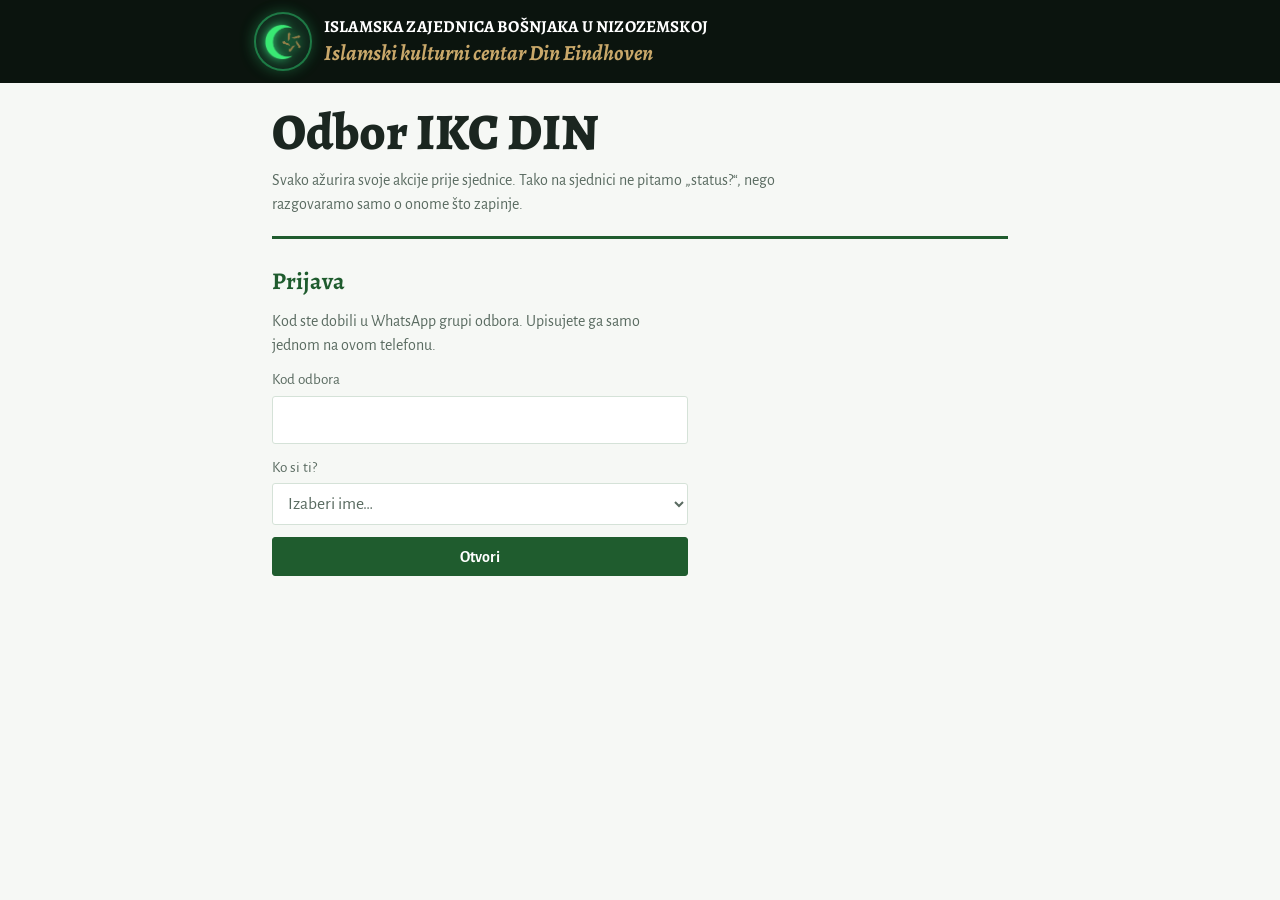
<file: akcije-odbora/index.html>
<!doctype html>
<html lang="bs">
<head>
<meta charset="utf-8">
<meta name="viewport" content="width=device-width, initial-scale=1">
<meta name="robots" content="noindex, nofollow">
<title>Odbor IKC DIN</title>
<meta http-equiv="refresh" content="0; url=/odbor/">
<script>location.replace("/odbor/"+location.search+location.hash);</script>
</head>
<body style="font-family:Arial,sans-serif;padding:2rem">
<p>Akcije odbora su sada <a href="/odbor/">Odbor IKC DIN</a>.</p>
</body>
</html>
</file>
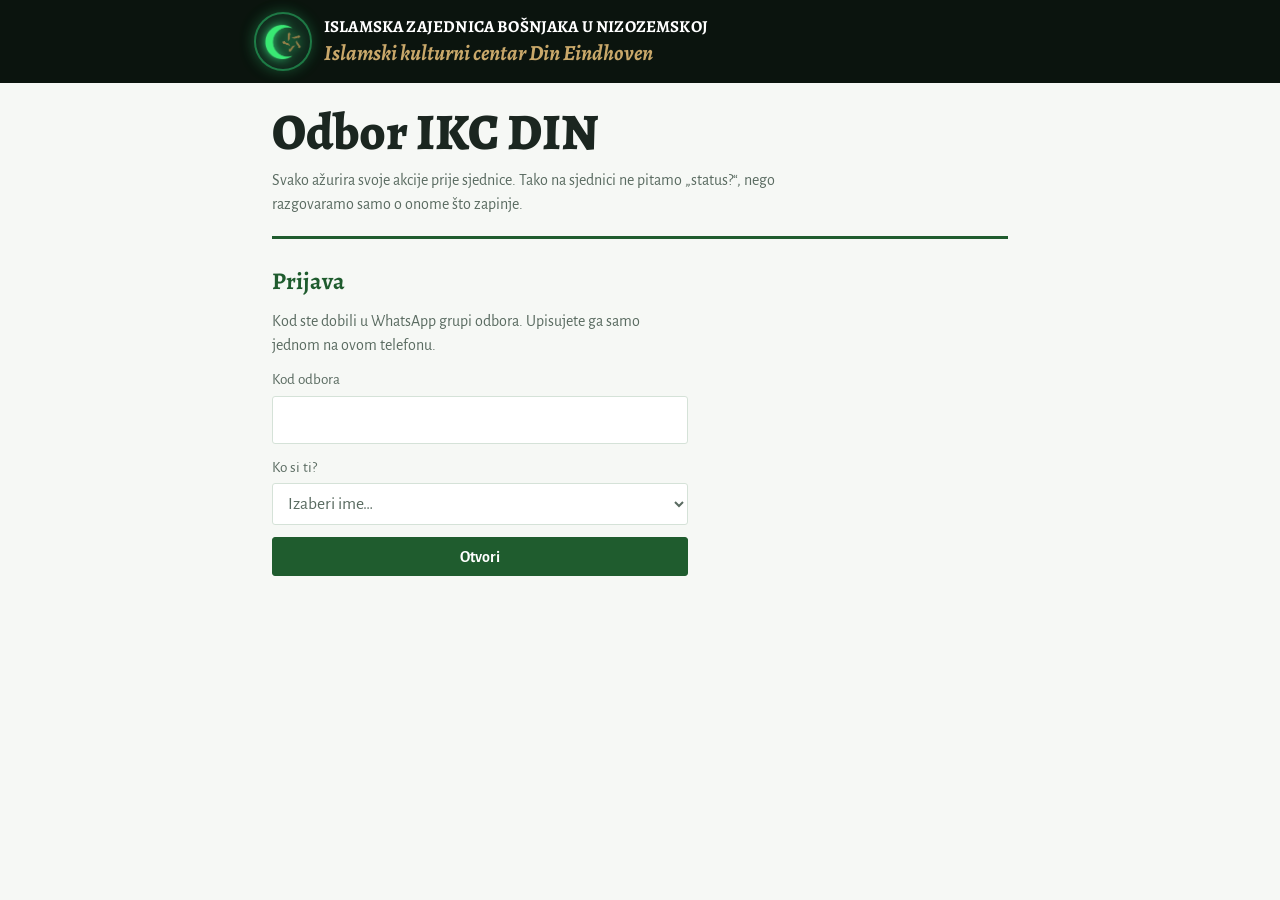
<file: odbor/index.html>
<!DOCTYPE html>
<html lang="bs">
<head>
<meta charset="utf-8">
<meta name="viewport" content="width=device-width, initial-scale=1, viewport-fit=cover">
<meta name="robots" content="noindex, nofollow">
<meta name="theme-color" content="#1F5C2E">
<meta name="apple-mobile-web-app-capable" content="yes">
<meta name="apple-mobile-web-app-title" content="Odbor DIN">
<title>Odbor IKC DIN</title>
<link rel="icon" href="data:image/svg+xml,<svg xmlns=%22http://www.w3.org/2000/svg%22 viewBox=%220 0 100 100%22><rect width=%22100%22 height=%22100%22 rx=%2220%22 fill=%22%231F5C2E%22/><path d=%22M28 52l15 15 30-34%22 stroke=%22%23D4B06A%22 stroke-width=%2212%22 fill=%22none%22 stroke-linecap=%22round%22/></svg>">
<link rel="preconnect" href="https://fonts.googleapis.com">
<link rel="preconnect" href="https://fonts.gstatic.com" crossorigin>
<link href="https://fonts.googleapis.com/css2?family=Alegreya:ital,wght@0,700;0,800;1,700&family=Alegreya+Sans:wght@400;500;700&display=swap" rel="stylesheet">
<style>
:root{
  --bg:#F6F8F5; --paper:#FFFFFF; --ink:#1B2620; --muted:#5A6B61;
  --green:#1F5C2E; --green-soft:#EAF2EC; --gold:#B08A3E; --gold-soft:#F5EEDF; --rule:#D5E2D8;
  --open:#8A5A12; --done:#7D8C83; --on-green:#FFFFFF;
  color-scheme: light;
  box-sizing:border-box;
  padding-top:env(safe-area-inset-top,0px);
  padding-bottom:env(safe-area-inset-bottom,0px);
}
@media (prefers-color-scheme: dark){
  :root:not([data-theme="light"]){
    --bg:#0F1712; --paper:#16211A; --ink:#E6EEE8; --muted:#9DB0A4;
    --green:#5FA872; --green-soft:#1D2E23; --gold:#D4B06A; --gold-soft:#2A2618; --rule:#2A3B30;
    --open:#E0B163; --done:#6D7D73; --on-green:#0F1712;
    color-scheme: dark;
  }
}
:root[data-theme="dark"]{
  --bg:#0F1712; --paper:#16211A; --ink:#E6EEE8; --muted:#9DB0A4;
  --green:#5FA872; --green-soft:#1D2E23; --gold:#D4B06A; --gold-soft:#2A2618; --rule:#2A3B30;
  --open:#E0B163; --done:#6D7D73; --on-green:#0F1712;
  color-scheme: dark;
}
*,*::before,*::after{box-sizing:inherit}
html{scroll-padding-top:env(safe-area-inset-top,0px)}
body{margin:0;background:var(--bg);color:var(--ink);font:400 1rem/1.5 "Alegreya Sans","Segoe UI",system-ui,sans-serif}
.wrap{max-width:48rem;margin:0 auto;padding:2.25rem 1rem 4rem}
button,input,select,textarea{font:inherit;color:inherit}
:focus-visible{outline:2px solid var(--gold);outline-offset:2px}

header{border-bottom:3px solid var(--green);padding-bottom:1.25rem}
.org{color:var(--green);font-weight:700;font-size:.95rem;margin:0 0 1rem}
h1{font:800 clamp(2.2rem,7vw,3.2rem)/1 "Alegreya",Georgia,serif;margin:0}
.lede{margin:.6rem 0 0;color:var(--muted);max-width:36rem}
.tally{display:flex;gap:1.5rem;margin-top:1.1rem;flex-wrap:wrap}
.tally div{font-size:.95rem;color:var(--muted)}
.tally b{display:block;font:800 1.9rem/1 "Alegreya",Georgia,serif;color:var(--ink)}
.tally .t-open b{color:var(--open)}
.tally .t-prog b{color:var(--gold)}
.tally .t-done b{color:var(--green)}
.tally button{border:1px solid transparent;background:none;padding:.3rem .5rem;margin:-.3rem -.5rem;border-radius:4px;cursor:pointer;text-align:left;font-size:.95rem;color:var(--muted)}
.tally button[aria-pressed="true"]{border-color:var(--rule);background:var(--paper)}
.sfilter{display:inline-flex;margin-top:.6rem;border:1px solid var(--rule);border-radius:4px;overflow:hidden;background:var(--paper)}
.sfilter button{border:0;background:none;padding:.3rem .8rem;cursor:pointer;font-size:.92rem;border-right:1px solid var(--rule)}
.sfilter button:last-child{border-right:0}
.sfilter button[aria-pressed="true"]{background:var(--green);color:var(--on-green);font-weight:700}

.controls{position:sticky;top:env(safe-area-inset-top,0px);z-index:5;background:var(--bg);padding:.9rem 0 .7rem;border-bottom:1px solid var(--rule)}
body::before{content:"";position:fixed;inset:0 0 auto;height:env(safe-area-inset-top,0px);z-index:10;background:#0B140E}
.chips{display:flex;gap:.4rem;overflow-x:auto;padding-bottom:.2rem;scrollbar-width:none}
.chips::-webkit-scrollbar{display:none}
.chip{border:1px solid var(--rule);background:var(--paper);border-radius:999px;padding:.3rem .8rem;white-space:nowrap;cursor:pointer;font-size:.92rem}
.chip[aria-pressed="true"]{background:var(--green);border-color:var(--green);color:var(--on-green);font-weight:700}
.toggle{display:inline-flex;align-items:center;gap:.45rem;margin-top:.6rem;font-size:.92rem;color:var(--muted);cursor:pointer}
.toggle input{accent-color:var(--green);width:1rem;height:1rem}

.notice{margin:1.5rem 0;padding:1rem 1.1rem;background:var(--gold-soft);border-left:3px solid var(--gold);border-radius:2px}
.empty{color:var(--muted);padding:2rem 0;text-align:center}

ol.list{list-style:none;margin:0;padding:0}
.row{display:grid;grid-template-columns:2.4rem 1fr;gap:0 .9rem;padding:1.1rem 0;border-bottom:1px solid var(--rule)}
.nr{font:800 1.6rem/1.1 "Alegreya",Georgia,serif;color:var(--gold);text-align:right}
.row.is-done .nr,.row.is-done .what{color:var(--done)}
.row.is-done .what{text-decoration:line-through;text-decoration-thickness:1px}
.what{font-weight:500;font-size:1.05rem;margin:0}
.meta{display:flex;flex-wrap:wrap;gap:.25rem 1rem;margin-top:.3rem;font-size:.9rem;color:var(--muted)}
.meta .who{color:var(--ink);font-weight:700}
.meta .late{color:var(--open);font-weight:700}
.seg{display:inline-flex;margin-top:.7rem;border:1px solid var(--rule);border-radius:4px;overflow:hidden;background:var(--paper)}
.seg button{border:0;background:none;padding:.35rem .75rem;cursor:pointer;font-size:.9rem;border-right:1px solid var(--rule)}
.seg button:last-child{border-right:0}
.seg button[aria-pressed="true"][data-s="otvoreno"]{background:var(--open);color:var(--paper);font-weight:700}
.seg button[aria-pressed="true"][data-s="u toku"]{background:var(--gold);color:var(--paper);font-weight:700}
.seg button[aria-pressed="true"][data-s="završeno"]{background:var(--green);color:var(--on-green);font-weight:700}
.seg button:disabled{cursor:default}
.note{margin-top:.6rem;font-size:.95rem;background:var(--green-soft);padding:.5rem .7rem;border-radius:3px;white-space:pre-wrap}
.links{display:flex;gap:1rem;margin-top:.5rem;font-size:.88rem}
.links button{background:none;border:0;padding:0;color:var(--green);cursor:pointer;text-decoration:underline;text-underline-offset:2px}
.stamp{font-size:.82rem;color:var(--muted);margin-top:.4rem}
.edit{margin-top:.6rem;display:grid;gap:.5rem}
textarea,input[type=text],select{box-sizing:border-box;width:100%;border:1px solid var(--rule);background:var(--paper);border-radius:3px;padding:.45rem .6rem}
textarea{min-height:4.5rem;resize:vertical}
.btns{display:flex;gap:.5rem;flex-wrap:wrap}
.btn{border:1px solid var(--green);background:var(--green);color:var(--on-green);border-radius:3px;padding:.4rem .9rem;cursor:pointer;font-weight:700}
.btn.ghost{background:none;color:var(--green)}
.btn.danger{background:none;border-color:var(--open);color:var(--open)}

details.add{margin-top:2rem;border:1px solid var(--rule);border-radius:4px;background:var(--paper)}
details.add summary{cursor:pointer;padding:.8rem 1rem;font:700 1.15rem/1.2 "Alegreya",Georgia,serif;color:var(--green)}
.addform{padding:0 1rem 1rem;display:grid;gap:.6rem}
.addform label{font-size:.9rem;color:var(--muted);display:grid;gap:.2rem}
.two{display:grid;grid-template-columns:1fr 1fr;gap:.6rem}
.status-msg{font-size:.9rem;color:var(--open);min-height:1.2em}
footer{margin-top:2.5rem;font-size:.88rem;color:var(--muted)}
@media (max-width:480px){.row{grid-template-columns:1.8rem 1fr;gap:0 .6rem}.nr{font-size:1.3rem}.two{grid-template-columns:1fr}}
@media print{.controls,.seg,.links,details.add,.notice{display:none}}

.login{margin-top:1.75rem;display:grid;gap:.8rem;max-width:26rem}
.login .lh{font:700 1.5rem/1.2 "Alegreya",Georgia,serif;color:var(--green);margin:0}
.login label{display:grid;gap:.25rem;font-size:.95rem;color:var(--muted)}
.login input,.login select{font-size:1.1rem;padding:.6rem .7rem}
.muted{color:var(--muted);margin:0}
.ctrl-row{display:flex;justify-content:space-between;align-items:center;flex-wrap:wrap;gap:.4rem}
.me{font-size:.88rem;color:var(--muted)}
.linkbtn{background:none;border:0;padding:0;color:var(--green);cursor:pointer;text-decoration:underline;text-underline-offset:2px;font-size:.88rem}
[hidden]{display:none!important}
nav.tabs{position:fixed;left:0;right:0;bottom:0;z-index:20;background:#1F5C2E;border-top:0;box-shadow:0 -2px 10px rgba(0,0,0,.12);display:flex;padding-bottom:env(safe-area-inset-bottom,0px)}
nav.tabs button{flex:1;border:0;background:none;padding:.5rem .2rem .55rem;font-size:.8rem;color:rgba(255,255,255,.72);cursor:pointer}
nav.tabs button b{display:block;font-size:1.15rem;line-height:1.2}
nav.tabs button{position:relative}
.tabs button b{width:3.3rem;height:1.8rem;margin:0 auto .15rem;border-radius:1rem;display:flex;align-items:center;justify-content:center;transition:background .2s}
.tabs button[aria-current="true"]{color:#fff;font-weight:700}
.tabs button[aria-current="true"] b{background:rgba(255,255,255,.16)}
.tabs button[aria-current="true"]::before{content:"";position:absolute;top:0;left:22%;right:22%;height:3px;border-radius:0 0 3px 3px;background:var(--gold)}
.tabs .tb{position:absolute;top:.25rem;left:calc(50% + .55rem);min-width:1.1rem;height:1.1rem;padding:0 .3rem;border-radius:.55rem;background:var(--gold);color:#fff;font-size:.68rem;font-weight:700;line-height:1.1rem;text-align:center}
.wrap{padding-bottom:2rem}
.card{background:var(--paper);border:1px solid var(--rule);border-radius:6px;padding:.8rem 1rem;margin-top:.8rem}
.card.hero{border-left:4px solid var(--green)}
.row2{display:flex;justify-content:space-between;gap:.6rem;align-items:flex-start}
.t{font-weight:700}.t.big{font:800 1.4rem/1.2 "Alegreya",Georgia,serif}
.m{color:var(--muted);font-size:.9rem}
.pill{display:inline-block;font-size:.78rem;padding:.15rem .6rem;border-radius:999px;background:var(--green-soft);color:var(--green);font-weight:700;white-space:nowrap}
.pill.gold{background:var(--gold-soft);color:var(--gold)}
.sjtop{display:flex;gap:.5rem;margin-top:1.2rem}.sjtop select{flex:1}
.tabs2{display:flex;margin-top:1rem}.tabs2 button{flex:1;padding:.45rem .3rem}
ol.dr{margin:1rem 0 0;padding-left:1.5rem}ol.dr li{padding:.55rem 0;border-bottom:1px dashed var(--rule)}ol.dr li::after{content:"";display:block;clear:both}
.ctl{float:right;display:inline-flex;gap:.25rem;margin-left:.5rem}
.ctl button{border:1px solid var(--rule);background:var(--paper);border-radius:4px;width:2rem;height:2rem;cursor:pointer}
.addrow{display:flex;gap:.5rem;margin-top:.8rem}.addrow input{flex:1}
.wrapchips{flex-wrap:wrap;margin-top:.4rem}
.chip:disabled{cursor:default}
.card textarea{margin-top:.5rem}
.saved{font-size:.8rem;color:var(--green);min-height:1em}
.paperwrap{overflow-x:auto}.paper{background:#fff;color:#1B2620;border:1px solid var(--rule);padding:1.2rem;font-family:Arial,sans-serif;min-width:18rem}
.mband{position:sticky;top:env(safe-area-inset-top,0px);z-index:4;background:var(--green);color:var(--on-green);font-weight:700;letter-spacing:.08em;text-transform:uppercase;padding:.6rem 1rem;border-radius:6px;margin:1.3rem 0 .6rem}
.mband.m1{background:var(--gold);color:var(--paper)}
.cal-day{display:flex;gap:.7rem;width:100%;border:0;background:none;padding:0;margin:0 0 .55rem;text-align:left;cursor:pointer}
.date{width:3.2rem;flex:none;text-align:center;background:var(--paper);border:1px solid var(--rule);border-radius:6px;padding:.3rem 0;font-size:.75rem;color:var(--muted);text-transform:uppercase}
.date b{display:block;font:800 1.35rem/1.1 "Alegreya",Georgia,serif;color:var(--ink)}
.date.tod{border-color:var(--gold);box-shadow:0 0 0 1px var(--gold)}
.ev{flex:1;background:var(--paper);border:1px solid var(--rule);border-left:4px solid var(--gold);border-radius:6px;padding:.45rem .8rem;display:grid}
.ev.s{border-left-color:var(--green)}
details.blk{border:1px solid var(--rule);border-radius:6px;background:var(--paper);margin-top:.8rem}
details.blk summary{cursor:pointer;list-style:none;display:flex;justify-content:space-between;align-items:center;gap:.6rem;padding:.75rem 1rem}
details.blk summary::-webkit-details-marker{display:none}
details.blk summary>span:first-child{display:grid}
details.blk[open] summary{background:var(--green-soft)}
.blk-body{padding:.3rem 1rem 1rem}.blk-body .it{padding:.5rem 0;border-bottom:1px solid var(--rule)}
.wkcard{margin-bottom:.4rem}.wkday{font-size:.78rem;font-weight:700;color:var(--gold);text-transform:uppercase;letter-spacing:.06em;margin:.7rem 0 .2rem}
.wk{display:grid;width:100%;text-align:left;border:0;border-left:3px solid var(--gold);background:var(--gold-soft);border-radius:4px;padding:.4rem .7rem;margin-top:.3rem;cursor:pointer}
.inrec{display:block;margin-top:.45rem;padding-top:.4rem;border-top:1px dashed var(--rule);font-size:.78rem;color:var(--muted)}
.inrec-l{display:block}.inrec-l span{display:inline-block;background:var(--gold-soft);color:var(--ink);border-radius:999px;padding:.05rem .55rem;margin:.25rem .3rem 0 0;font-size:.74rem}
.tiles{display:grid;grid-template-columns:1fr 1fr;gap:.5rem;margin-top:1rem}
.tiles button{display:flex;gap:.6rem;align-items:center;text-align:left;background:var(--paper);border:1px solid var(--rule);border-radius:10px;padding:.6rem .7rem;color:var(--ink);cursor:pointer;font:inherit}
.tiles button>b{width:2.1rem;height:2.1rem;flex:none;border-radius:50%;display:grid;place-items:center;background:var(--green-soft);color:var(--green);font-size:1.05rem}
.tiles .tl{display:block;font-weight:700}.tiles .ts{display:block;font-size:.78rem;color:var(--muted)}
.tiles button[aria-current="true"]{background:var(--green);border-color:var(--green);color:var(--on-green)}
.tiles button[aria-current="true"]>b{background:rgba(255,255,255,.2);color:var(--on-green)}.tiles button[aria-current="true"] .ts{color:var(--on-green);opacity:.85}
.wrap{padding-bottom:2rem}
.rrow{display:flex;gap:.7rem;align-items:baseline;font-size:.8rem;color:var(--muted);margin:0 0 .55rem}
.rrow .rd{width:3.2rem;flex:none;text-align:center;font-weight:700;text-transform:uppercase;font-size:.72rem}.rrow.tod .rd{color:var(--gold)}
@media print{}
.sjA{flex:1;display:block;background:#1F5C2E;color:#fff;border-radius:10px;padding:.65rem .85rem}
.sjA .sjk{display:flex;justify-content:space-between;align-items:center;gap:.5rem;font-size:.72rem;letter-spacing:.08em;text-transform:uppercase;font-weight:700;color:#E9D9A6}
.sjA .cnt{background:#B8913A;color:#fff;border-radius:999px;padding:.1rem .6rem;letter-spacing:0;text-transform:none;font-size:.78rem;white-space:nowrap}
.sjA .sjt{display:block;font:800 1.15rem/1.3 "Alegreya",Georgia,serif;margin:.15rem 0 .45rem;color:#fff}
.sjA .sjf{display:flex;justify-content:space-between;gap:.5rem;font-size:.78rem;border-top:1px solid rgba(255,255,255,.25);padding-top:.4rem;color:rgba(255,255,255,.88)}
.sjA .inrec{color:rgba(255,255,255,.8);border-top-color:rgba(255,255,255,.25)}.sjA .inrec-l span{background:rgba(255,255,255,.16);color:#fff}
.rsum{margin:0 0 .55rem;font-size:.8rem;color:var(--muted)}
.rsum summary{cursor:pointer;list-style:none;padding:.45rem .7rem;border:1px dashed var(--rule);border-radius:6px;background:var(--paper)}
.rsum summary::-webkit-details-marker{display:none}.rsum summary b{color:var(--ink)}.rsum[open] summary{margin-bottom:.4rem}
.archnote{color:var(--muted);font-size:.9rem;padding:1rem 0;text-align:center}
@media print{nav.tabs{display:none}}

.topbar{margin:1rem 0 .25rem}
.brand{background:#0B140E;padding:.9rem 1rem}
.brand-in{max-width:48rem;margin:0 auto;display:flex;align-items:center;gap:.85rem}
.ring{flex:none;width:3.4rem;height:3.4rem;border-radius:50%;background:#10241A;display:flex;align-items:center;justify-content:center;box-shadow:0 0 0 2px rgba(59,255,143,.35),0 0 16px rgba(59,255,143,.28)}
.ring img{width:2.5rem;height:2.5rem;filter:saturate(1.35) brightness(1.08) drop-shadow(0 0 4px rgba(59,255,143,.75)) drop-shadow(0 0 12px rgba(59,255,143,.35))}
.b1{font:700 clamp(.6rem,2.55vw,1.05rem)/1.2 "Alegreya",Georgia,serif;color:#fff;letter-spacing:.01em;text-transform:uppercase;margin:0}
.b2{font:italic 700 clamp(.92rem,3.9vw,1.35rem)/1.2 "Alegreya",Georgia,serif;color:#C9A86A;margin:.15rem 0 0}
.wrap{padding-top:1.5rem}
html,body{height:100%}
body{height:100dvh;display:flex;flex-direction:column;overflow:hidden}
#scroller{flex:1 1 auto;min-height:0;overflow-y:auto;-webkit-overflow-scrolling:touch;overscroll-behavior-y:contain;scroll-padding-top:env(safe-area-inset-top,0px)}
nav.tabs{position:relative;flex:none;left:auto;right:auto;bottom:auto}
nav.tabs[hidden]{display:none}
.brand{padding-top:calc(.9rem + env(safe-area-inset-top,0px))}
@media print{body{display:block;height:auto;overflow:visible}#scroller{overflow:visible}}
.picker{display:grid;gap:.4rem;min-width:0}
.addform>*,.two>*,.lbl>*,.edit>*,.picker>*{min-width:0;max-width:100%}
.lbl{display:grid;gap:.2rem;font-size:.9rem;color:var(--muted)}
.two>.picker{align-self:start}
</style>
</head>
<body>
<div id="scroller">
<div class="brand"><div class="brand-in"><div class="ring"><img src="/logo-icon.png" alt="" width="40" height="40"></div><div><p class="b1">Islamska zajednica Bošnjaka u Nizozemskoj</p><p class="b2">Islamski kulturni centar Din Eindhoven</p></div></div></div>
<div class="wrap">
<header>
  <h1>Odbor IKC DIN</h1>
  <p class="lede" id="lede">Svako ažurira svoje akcije prije sjednice. Tako na sjednici ne pitamo „status?“, nego razgovaramo samo o onome što zapinje.</p>
  <div class="tally" id="tally" hidden aria-live="polite">
    <div class="t-open"><button type="button" data-sf="otvoreno" aria-pressed="false"><b id="c-open">–</b>otvoreno</button></div>
    <div class="t-prog"><button type="button" data-sf="u toku" aria-pressed="false"><b id="c-prog">–</b>u toku</button></div>
    <div class="t-done"><button type="button" data-sf="završeno" aria-pressed="false"><b id="c-done">–</b>završeno</button></div>
  </div>
</header>

<section id="login" class="login" hidden>
  <h2 class="lh">Prijava</h2>
  <p class="muted">Kod ste dobili u WhatsApp grupi odbora. Upisujete ga samo jednom na ovom telefonu.</p>
  <label>Kod odbora<input type="text" id="l-code" autocomplete="off" autocapitalize="none" spellcheck="false" maxlength="64"></label>
  <label>Ko si ti?<select id="l-name">
    <option value="">Izaberi ime…</option>
    <option>Admir</option><option>Ali ef.</option><option>Edin</option><option>Esma</option>
    <option>Irfan</option><option>Samir</option><option>Zumreta</option><option value="__other">Neko drugi…</option>
  </select></label>
  <label id="l-other-wrap" hidden>Tvoje ime<input type="text" id="l-other" maxlength="40" autocomplete="name"></label>
  <button class="btn" id="l-go" type="button">Otvori</button>
  <div class="status-msg" id="l-msg" role="alert"></div>
</section>

<div id="app" hidden>
<nav class="tiles" id="tabs" aria-label="Dijelovi aplikacije">
<button type="button" data-v="akcije"><b>✓</b><span><span class="tl">Akcije</span><span class="ts" id="ts-akcije"></span></span></button>
<button type="button" data-v="sjednice"><b>☰</b><span><span class="tl">Sjednice</span><span class="ts" id="ts-sjednice"></span></span></button>
<button type="button" data-v="kalendar"><b>▦</b><span><span class="tl">Kalendar</span><span class="ts" id="ts-kalendar"></span></span></button>
<button type="button" data-v="arhiva"><b>⧉</b><span><span class="tl">Arhiva</span><span class="ts" id="ts-arhiva"></span></span></button>
</nav>
<section id="v-akcije">
<div class="controls">
  <div class="chips" id="chips" role="group" aria-label="Filtriraj po odgovornoj osobi"></div>
  <div class="ctrl-row">
    <div class="sfilter" id="sfilter" role="group" aria-label="Filtriraj po statusu"><button type="button" data-sf="aktivno">Aktivno</button><button type="button" data-sf="završeno">Završeno</button><button type="button" data-sf="sve">Sve</button></div>
    <button type="button" class="btn ghost" id="clearDone" hidden style="margin:.6rem 0 0 .5rem;padding:.3rem .8rem;font-size:.92rem">Očisti završene</button>
    <span class="me">Prijavljen: <b id="me"></b> · <button type="button" class="linkbtn" id="logout">Odjava</button></span>
  </div>
</div>
<div class="topbar"><button class="btn" type="button" id="openAdd">+ Nova akcija</button></div>
<div id="notice" class="notice" hidden></div>
<ol class="list" id="list"><li class="empty">Učitavanje akcija…</li></ol>
<details class="add" id="trash" hidden>
  <summary id="trash-sum">Korpa</summary>
  <div class="addform"><p class="stamp" style="margin:0">Završene akcije starije od 2 mjeseca dolaze ovdje automatski. Sve u korpi ostaje 30 dana, zatim se trajno briše. Vidljivo samo adminu.</p><ol class="list" id="trash-list"></ol></div>
</details>

<details class="add" id="addBox">
  <summary>Nova akcija</summary>
  <div class="addform">
    <label>Akcija<textarea id="f-what" maxlength="400" placeholder="Šta treba uraditi?"></textarea></label>
    <div class="two">
      <div class="lbl">Odgovoran<div id="f-who-slot"></div></div>
      <label>Rok<input type="text" id="f-due" maxlength="30" placeholder="npr. 15.11."></label>
    </div>
    <label>Izvor<input type="text" id="f-src" maxlength="80" placeholder="npr. Sjednica 04.11.2026."></label>
    <div class="btns"><button class="btn" id="f-save" type="button">Dodaj akciju</button></div>
    <div class="status-msg" id="f-msg"></div>
  </div>
</details>
</section>
<section id="v-sjednice" hidden></section>
<section id="v-kalendar" hidden></section>
<section id="v-arhiva" hidden></section>
<datalist id="people"></datalist>
<footer>Promjene su vidljive svim članovima odbora. Ne upisujte lične ili osjetljive podatke o džematlijama.</footer>
</div>
</div>
</div>

<script>
(function(){
  var URL_="https://zoubpnicqnmgvnasvekt.supabase.co/rest/v1/rpc/";
  var KEY="eyJhbGciOiJIUzI1NiIsInR5cCI6IkpXVCJ9.eyJpc3MiOiJzdXBhYmFzZSIsInJlZiI6InpvdWJwbmljcW5tZ3ZuYXN2ZWt0Iiwicm9sZSI6ImFub24iLCJpYXQiOjE3NzU5OTYwNDgsImV4cCI6MjA5MTU3MjA0OH0.41gzbB1MJhmuVX6z_xqY9AQs_hWQWXiN0Izx3ySlhCo";
  var LS="ikcdin-akcije";
  var STATUSES=["otvoreno","u toku","završeno"];
  var sess=null, role=null, docs=[], trash=[], filter="Svi", editing=null, editingMode=null, busy=false;
  var $=function(id){return document.getElementById(id);};
  var listEl=$("list"), sf="aktivno";

  var NAMES=["Admir","Ali ef.","Edin","Esma","Irfan","Samir","Zumreta","Odbor","Svi"];
  function whoPicker(initial){
    var wrap=el("div","picker");var sel=document.createElement("select");sel.setAttribute("aria-label","Odgovoran");
    var o0=document.createElement("option");o0.value="";o0.textContent="Izaberi…";sel.appendChild(o0);
    NAMES.forEach(function(n){var o=document.createElement("option");o.value=n;o.textContent=n;sel.appendChild(o);});
    var oo=document.createElement("option");oo.value="__other";oo.textContent="Neko drugi…";sel.appendChild(oo);
    var inp=document.createElement("input");inp.type="text";inp.maxLength=60;inp.placeholder="Upiši ime (ili više imena, npr. Samir + Esma)";inp.hidden=true;
    initial=String(initial||"").trim();
    if(initial&&initial!=="—"){if(NAMES.indexOf(initial)>-1)sel.value=initial;else{sel.value="__other";inp.value=initial;inp.hidden=false;}}
    sel.addEventListener("change",function(){inp.hidden=sel.value!=="__other";if(!inp.hidden)inp.focus();});
    wrap.appendChild(sel);wrap.appendChild(inp);
    return {el:wrap,value:function(){return sel.value==="__other"?inp.value.trim():sel.value;},reset:function(){sel.value="";inp.value="";inp.hidden=true;}};
  }
  var addWho=null;
  function load(){try{return JSON.parse(localStorage.getItem(LS)||"null");}catch(e){return null;}}
  function save(v){try{v?localStorage.setItem(LS,JSON.stringify(v)):localStorage.removeItem(LS);}catch(e){}}
  async function rpc(fn,args){
    var r=await fetch(URL_+fn,{method:"POST",headers:{"Content-Type":"application/json",apikey:KEY,Authorization:"Bearer "+KEY},body:JSON.stringify(args)});
    var t=await r.text();var j=null;try{j=t?JSON.parse(t):null;}catch(e){}
    if(!r.ok){var m=(j&&j.message)||"greska";var e=new Error(m);e.auth=/pogresan_kod/.test(m);throw e;}
    return j;
  }
  function el(tag,cls,text){var e=document.createElement(tag);if(cls)e.className=cls;if(text!=null)e.textContent=text;return e;}
  function notice(msg){var n=$("notice");n.textContent=msg;n.hidden=!msg;}
  function split(s){return String(s||"").split(/\s*[+,\/&]\s*|\s+i\s+/).map(function(p){p=p.trim();return /\bef$/i.test(p)?p+".":p;}).filter(Boolean);}
  function people(){var s={};docs.forEach(function(d){split(d.odgovoran).forEach(function(p){if(p!=="—")s[p]=1;});});return Object.keys(s).sort(function(a,b){return a.localeCompare(b,"bs");});}
  function matches(d){return filter==="Svi"||split(d.odgovoran).indexOf(filter)>-1;}
  function fmtDate(iso){if(!iso)return "";var d=new Date(iso);if(isNaN(d))return "";
    return d.toLocaleDateString("bs-BA",{day:"2-digit",month:"2-digit"})+" u "+d.toLocaleTimeString("bs-BA",{hour:"2-digit",minute:"2-digit"});}
  function isLate(rok){var m=String(rok||"").match(/^(\d{1,2})\.(\d{1,2})\.(\d{4})?/);if(!m)return false;
    return new Date(m[3]?+m[3]:new Date().getFullYear(),+m[2]-1,+m[1],23,59)<new Date();}

  function showLogin(msg){$("login").hidden=false;$("app").hidden=true;$("tabs").hidden=true;$("tally").hidden=true;$("l-msg").textContent=msg||"";
    var s=load();if(s&&s.name){var opt=[].some.call($("l-name").options,function(o){return o.value===s.name;});
      if(opt)$("l-name").value=s.name;else{$("l-name").value="__other";$("l-other").value=s.name;$("l-other-wrap").hidden=false;}}}
  function showApp(){if(!addWho){addWho=whoPicker("");$("f-who-slot").appendChild(addWho.el);}$("login").hidden=true;$("app").hidden=false;$("tabs").hidden=false;$("tally").hidden=false;$("me").textContent=sess.name;setView((location.hash||"").slice(1)||view);}

  $("l-go").addEventListener("click",async function(){
    var code=$("l-code").value.trim(), name=$("l-name").value;
    if(name==="__other")name=$("l-other").value.trim();
    if(!code){$("l-msg").textContent="Upiši kod odbora.";return;}
    if(!name){$("l-msg").textContent="Izaberi svoje ime.";return;}
    this.disabled=true;$("l-msg").textContent="Provjeravam…";
    try{var r=await rpc("akcije_login",{p_code:code});
      if(!r){$("l-msg").textContent="Kod nije tačan. Provjeri poruku u WhatsApp grupi. Nakon više pogrešnih pokušaja prijava je blokirana 15 minuta.";}
      else{sess={code:code,name:name};role=r;save(sess);$("l-msg").textContent="";showApp();refresh();}
    }catch(e){$("l-msg").textContent="Nema veze sa serverom. Pokušaj ponovo.";}
    this.disabled=false;
  });
  $("l-name").addEventListener("change",function(){$("l-other-wrap").hidden=this.value!=="__other";});
  $("logout").addEventListener("click",function(){save(null);sess=null;docs=[];$("l-code").value="";showLogin();});

  async function refresh(force){
    if(!sess||busy)return;
    try{var res=await rpc("akcije_list",{p_code:sess.code})||[];
      if(!res.length){var r=await rpc("akcije_login",{p_code:sess.code});if(!r){save(null);showLogin("Kod je promijenjen ili je pristup privremeno blokiran. Upiši kod iz WhatsApp grupe.");return;}}
      docs=res.filter(function(d){return !d.deleted_at;});trash=res.filter(function(d){return !!d.deleted_at;});await loadOdbor();notice("");renderChips();updTiles();if(!editing)render();else renderTally();if(view!=="akcije"&&(force||!typing()))renderView();}
    catch(e){if(e.auth){save(null);showLogin("Kod je promijenjen. Upiši novi kod iz WhatsApp grupe.");}else notice("Nema veze sa serverom. Lista se osvježava automatski.");}
  }
  async function act(fn,args){
    busy=true;
    try{await rpc(fn,Object.assign({p_code:sess.code},args));busy=false;await refresh();return true;}
    catch(e){busy=false;if(e.auth){save(null);showLogin("Kod je promijenjen. Upiši novi kod iz WhatsApp grupe.");}else notice("Spremanje nije uspjelo. Pokušaj ponovo.");return false;}
  }

  function renderChips(){
    var c=$("chips");c.textContent="";
    ["Svi"].concat(people()).forEach(function(p){var b=el("button","chip",p);b.type="button";b.setAttribute("aria-pressed",String(p===filter));
      b.addEventListener("click",function(){filter=p;renderChips();render();});c.appendChild(b);});
    var dl=$("people");dl.textContent="";people().forEach(function(p){var o=document.createElement("option");o.value=p;dl.appendChild(o);});
  }
  function renderTally(){var c={"otvoreno":0,"u toku":0,"završeno":0};docs.forEach(function(d){if(c[d.status]!=null)c[d.status]++;});
    $("c-open").textContent=c["otvoreno"];$("c-prog").textContent=c["u toku"];$("c-done").textContent=c["završeno"];}

  function renderTrash(){var box=$("trash");box.hidden=!(role==="admin"&&trash.length);if(box.hidden)return;
    $("trash-sum").textContent="Korpa ("+trash.length+")";var tl=$("trash-list");tl.textContent="";
    trash.slice().sort(function(a,b){return String(b.deleted_at).localeCompare(String(a.deleted_at));}).forEach(function(d){
      var li=el("li","row");li.appendChild(el("div","nr",String(d.nr)));var body=el("div","");
      body.appendChild(el("div","",d.akcija));var dt=new Date(d.deleted_at);
      body.appendChild(el("div","stamp","Obrisao/la "+(d.deleted_by||"?")+" · "+dt.toLocaleDateString("bs-BA")));
      var bt=el("div","btns");bt.style.marginTop=".5rem";
      var rs=el("button","btn ghost","Vrati");rs.type="button";rs.addEventListener("click",function(){act("akcije_restore",{p_id:d.id});});
      var pg=el("button","btn danger","Trajno obriši");pg.type="button";pg.addEventListener("click",function(){if(!confirm("Akcija "+d.nr+" se briše zauvijek. Nastaviti?"))return;act("akcije_purge",{p_id:d.id});});
      bt.appendChild(rs);bt.appendChild(pg);body.appendChild(bt);li.appendChild(body);tl.appendChild(li);});}
  function renderClear(){var n=docs.filter(function(d){return d.status==="završeno";}).length,b=$("clearDone");b.hidden=!(role==="admin"&&n);b.textContent="Očisti završene ("+n+")";}
  $("clearDone").addEventListener("click",function(){var n=docs.filter(function(d){return d.status==="završeno";}).length;if(!n)return;if(!confirm(n+" završenih akcija ide u korpu.\nMožeš ih vratiti u roku od 30 dana. Nastaviti?"))return;act("akcije_clear_done",{p_by:sess.name});});
  function render(){renderClear();try{renderBadges();}catch(e){}
    renderTally();renderTrash();
    syncSf();var rows=docs.filter(matches).filter(function(d){return sf==="sve"||(sf==="aktivno"?d.status!=="završeno":d.status===sf);});
    rows.sort(function(a,b){return b.nr-a.nr;});
    listEl.textContent="";
    if(!docs.length){listEl.appendChild(el("li","empty","Još nema akcija."));return;}
    if(!rows.length){listEl.appendChild(el("li","empty",{"aktivno":"Nema otvorenih akcija za ovaj filter.","završeno":"Nema završenih akcija za ovaj filter.","otvoreno":"Nema otvorenih akcija za ovaj filter.","u toku":"Nema akcija u toku za ovaj filter."}[sf]||"Nema akcija za ovaj filter."));return;}
    rows.forEach(function(d){
      var li=el("li","row"+(d.status==="završeno"?" is-done":""));
      li.appendChild(el("div","nr",String(d.nr)));
      var body=el("div");
      body.appendChild(el("p","what",d.akcija));
      var meta=el("div","meta");meta.appendChild(el("span","who",d.odgovoran||"—"));
      if(d.rok&&d.rok!=="—"){var late=d.status!=="završeno"&&isLate(d.rok);meta.appendChild(el("span",late?"late":"",(late?"Rok prošao: ":"Rok: ")+d.rok));}
      if(d.izvor)meta.appendChild(el("span","",d.izvor));
      body.appendChild(meta);
      var seg=el("div","seg");seg.setAttribute("role","group");seg.setAttribute("aria-label","Status");
      STATUSES.forEach(function(s){var b=el("button","",s.charAt(0).toUpperCase()+s.slice(1));b.type="button";b.dataset.s=s;
        b.setAttribute("aria-pressed",String(d.status===s));
        b.addEventListener("click",function(){if(d.status!==s){d.status=s;render();act("akcije_set_status",{p_id:d.id,p_status:s,p_by:sess.name});}});
        seg.appendChild(b);});
      body.appendChild(seg);

      if(editing===d.id&&editingMode==="note"){
        var ed=el("div","edit");var ta=document.createElement("textarea");ta.maxLength=600;ta.value=d.napomena||"";ta.setAttribute("aria-label","Napomena");
        ed.appendChild(ta);var bt=el("div","btns");
        var sv=el("button","btn","Spremi napomenu");sv.type="button";
        sv.addEventListener("click",function(){var v=ta.value.trim();editing=null;if(v!==(d.napomena||"")){d.napomena=v;render();act("akcije_set_note",{p_id:d.id,p_note:v,p_by:sess.name});}else render();});
        var cn=el("button","btn ghost","Odustani");cn.type="button";cn.addEventListener("click",function(){editing=null;render();});
        bt.appendChild(sv);bt.appendChild(cn);ed.appendChild(bt);body.appendChild(ed);setTimeout(function(){ta.focus();},0);
      } else if(editing===d.id&&editingMode==="item"){
        var ed2=el("div","edit");
        var ta2=document.createElement("textarea");ta2.maxLength=400;ta2.value=d.akcija;ta2.setAttribute("aria-label","Akcija");
        var who=whoPicker(d.odgovoran);
        var due=document.createElement("input");due.type="text";due.maxLength=30;due.value=d.rok;due.setAttribute("aria-label","Rok");
        ed2.appendChild(ta2);var two=el("div","two");two.appendChild(who.el);two.appendChild(due);ed2.appendChild(two);
        var bt2=el("div","btns");
        var sv2=el("button","btn","Spremi");sv2.type="button";
        sv2.addEventListener("click",function(){editing=null;act("akcije_edit",{p_id:d.id,p_akcija:ta2.value,p_odgovoran:who.value(),p_rok:due.value,p_by:sess.name});});
        var cn2=el("button","btn ghost","Odustani");cn2.type="button";cn2.addEventListener("click",function(){editing=null;render();});
        var del=el("button","btn danger","Obriši akciju");del.type="button";
        del.addEventListener("click",function(){if(!confirm("Obrisati akciju "+d.nr+"?\nAdmin je može vratiti u roku od 30 dana."))return;editing=null;act("akcije_delete",{p_id:d.id,p_by:sess.name});});
        bt2.appendChild(sv2);bt2.appendChild(cn2);bt2.appendChild(del);ed2.appendChild(bt2);body.appendChild(ed2);
      } else {
        if(d.napomena)body.appendChild(el("div","note",d.napomena));
        var links=el("div","links");
        var nb=el("button","",d.napomena?"Izmijeni napomenu":"Dodaj napomenu");nb.type="button";
        nb.addEventListener("click",function(){editing=d.id;editingMode="note";render();});links.appendChild(nb);
        var eb=el("button","","Uredi akciju");eb.type="button";eb.addEventListener("click",function(){editing=d.id;editingMode="item";render();});links.appendChild(eb);
        body.appendChild(links);
      }
      if(d.updated_by)body.appendChild(el("div","stamp","Zadnja izmjena "+fmtDate(d.updated_at)+" — "+d.updated_by));
      li.appendChild(body);listEl.appendChild(li);
    });
    if(sf==="završeno"){listEl.appendChild(el("li","archnote","Pregled po periodima između sjednica: tab Arhiva."));}
  }
  function syncSf(){document.querySelectorAll("#sfilter button,#tally button").forEach(function(b){b.setAttribute("aria-pressed",String(b.getAttribute("data-sf")===sf));});}
  $("sfilter").addEventListener("click",function(e){var b=e.target.closest("button");if(b){sf=b.getAttribute("data-sf");render();}});
  $("tally").addEventListener("click",function(e){var b=e.target.closest("button");if(!b)return;var v=b.getAttribute("data-sf");sf=(sf===v)?"aktivno":v;render();if(!$("app").hidden)listEl.scrollIntoView({behavior:"smooth",block:"start"});});
  $("openAdd").addEventListener("click",function(){var b=$("addBox");b.open=true;b.scrollIntoView({behavior:"smooth",block:"start"});setTimeout(function(){$("f-what").focus();},300);});

  $("f-save").addEventListener("click",async function(){
    var msg=$("f-msg"),what=$("f-what").value.trim();
    if(!what){msg.textContent="Upiši šta treba uraditi.";return;}
    this.disabled=true;msg.textContent="";
    var ok=await act("akcije_add",{p_akcija:what,p_odgovoran:addWho.value(),p_rok:$("f-due").value,p_izvor:$("f-src").value,p_by:sess.name});
    if(ok){["f-what","f-due","f-src"].forEach(function(i){$(i).value="";});addWho.reset();$("addBox").open=false;}
    this.disabled=false;
  });

  document.addEventListener("visibilitychange",function(){if(!document.hidden)refresh();});
  setInterval(function(){if(!document.hidden&&!editing)refresh();},30000);

  /* ===== Odbor: sjednice, kalendar, arhiva ===== */
  var docKind=null, openRuns={}, calWeek=false, DNI=["Ponedjeljak","Utorak","Srijeda","Četvrtak","Petak","Subota","Nedjelja"];
  function wd(iso){return (dpart(iso).getDay()+6)%7;}
  function isoOf(d){return d.getFullYear()+"-"+String(d.getMonth()+1).padStart(2,"0")+"-"+String(d.getDate()).padStart(2,"0");}
  var odb={sjednice:[],termini:[]}, view="akcije", sjSel=null, sjTab="dr", sjEdit=null, calF="sve", calPast=false, termEdit=null, akForm=null;
  var MJ=["Januar","Februar","Mart","April","Maj","Juni","Juli","August","Septembar","Oktobar","Novembar","Decembar"];
  var CLAN=NAMES.filter(function(n){return n!=="Odbor"&&n!=="Svi";});
  var LEDE={akcije:"Svako ažurira svoje akcije prije sjednice. Tako na sjednici ne pitamo „status?“, nego razgovaramo samo o onome što zapinje.",
    sjednice:"Dnevni red i zapisnik na jednom mjestu. Svi članovi mogu uređivati; svaka izmjena se bilježi.",
    kalendar:"Sjednice odbora i aktivnosti u IKC DIN.",
    arhiva:"Završene akcije po periodu između dvije sjednice, s dnevnim redom i zapisnikom."};
  function esc(t){return String(t==null?"":t).replace(/&/g,"&amp;").replace(/</g,"&lt;").replace(/>/g,"&gt;").replace(/"/g,"&quot;");}
  function today(){var d=new Date();return d.getFullYear()+"-"+String(d.getMonth()+1).padStart(2,"0")+"-"+String(d.getDate()).padStart(2,"0");}
  function dfmt(iso){var p=String(iso).slice(0,10).split("-");return (+p[2])+"."+(+p[1])+"."+p[0]+".";}
  function dpart(iso){var p=String(iso).slice(0,10).split("-");return new Date(+p[0],+p[1]-1,+p[2]);}
  function held(){return odb.sjednice.filter(function(s){return s.datum<=today();});}
  function lastHeld(){var h=held();return h.length?h[0].datum:null;}
  function curPeriod(d){if(d.status!=="završeno")return true;var lh=lastHeld();if(!lh||!d.done_at)return true;return String(d.done_at).slice(0,10)>lh;}
  function sjById(id){return odb.sjednice.filter(function(s){return s.id===id;})[0];}
  function locked(s){return !!(s&&s.usvojen_at);}
  function typing(){var a=document.activeElement;return a&&/^(INPUT|TEXTAREA|SELECT)$/.test(a.tagName)&&!$("v-akcije").contains(a);}
  async function loadOdbor(){try{var d=await rpc("odbor_data",{p_code:sess.code});if(d){odb=d;role=d.role||role;}}catch(e){}}
  async function act2(fn,args){busy=true;try{var r=await rpc(fn,Object.assign({p_code:sess.code},args));busy=false;await refresh(true);return r==null?true:r;}
    catch(e){busy=false;notice(/usvojen/.test(e.message)?"Zapisnik je usvojen i zaključan. Ispravke idu kao amandman.":"Spremanje nije uspjelo. Pokušaj ponovo.");await refresh(true);return false;}}

  function renderBadges(){var n={akcije:docs.filter(function(d){return d.status!=="završeno";}).length,sjednice:(odb&&odb.sjednice||[]).filter(function(s){return s.datum>=today();}).length};
    document.querySelectorAll("#tabs button").forEach(function(b){var x=b.querySelector(".tb");if(x)x.remove();var c=0;if(c){var t=el("span","tb",String(c));t.setAttribute("aria-label",c+(b.dataset.v==="akcije"?" otvorenih":" zakazanih"));b.appendChild(t);}});}
  function setView(v){if(!LEDE[v])v="akcije";view=v;["akcije","sjednice","kalendar","arhiva"].forEach(function(k){$("v-"+k).hidden=k!==v;});
    $("tally").hidden=v!=="akcije";$("lede").textContent=LEDE[v];
    document.querySelectorAll("#tabs button").forEach(function(b){b.setAttribute("aria-current",String(b.dataset.v===v));});
    try{history.replaceState(null,"","#"+v);}catch(e){}
    renderView();$("scroller").scrollTop=0;}
  function updTiles(){var t0=today(),s=function(id,v){var e=$(id);if(e)e.textContent=v;};
    s("ts-akcije",docs.filter(function(d){return d.status!=="završeno";}).length+" otvorenih");
    var up=odb.sjednice.filter(function(x){return x.datum>=t0;});s("ts-sjednice",up.length?"sljedeća: "+dfmt(up[up.length-1].datum).slice(0,-5):"nema zakazane");
    var mk=t0.slice(0,7);s("ts-kalendar","ovaj mjesec: "+(odb.termini.filter(function(t){return !t.sedmicno&&t.datum.slice(0,7)===mk;}).length+odb.sjednice.filter(function(x){return x.datum.slice(0,7)===mk;}).length));
    s("ts-arhiva",held().length+" sjednica");}
  function renderView(){updTiles();if(view==="sjednice")renderSj();else if(view==="kalendar")renderKal();else if(view==="arhiva")renderArh();}
  $("tabs").addEventListener("click",function(e){var b=e.target.closest("button");if(b)setView(b.dataset.v);});

  /* ---- Sjednice ---- */
  function sjStatus(s){if(s.datum>today())return '<span class="pill gold">Zakazana</span>';if(locked(s))return '<span class="pill">Usvojen ✓ · zaključan</span>';return '<span class="pill gold">Nacrt zapisnika</span>';}
  function metaForm(s){return '<div class="card"><div class="t">'+(s?"Uredi sjednicu":"Nova sjednica")+'</div><div class="two" style="margin-top:.5rem">'+
    '<label class="lbl">Datum<input type="date" id="sm-d" value="'+(s?s.datum:"")+'"></label><label class="lbl">Vrijeme<input type="text" id="sm-v" maxlength="10" value="'+esc(s?s.vrijeme:"19:30")+'"></label></div>'+
    '<label class="lbl" style="margin-top:.5rem">Mjesto<input type="text" id="sm-m" maxlength="80" value="'+esc(s?s.mjesto:"IKC DIN")+'"></label>'+
    '<div class="btns" style="margin-top:.7rem"><button class="btn" data-a="sm-save">Spremi</button><button class="btn ghost" data-a="sm-cancel">Odustani</button>'+
    (s&&!locked(s)?'<button class="btn danger" data-a="sm-del">Obriši sjednicu</button>':'')+'</div></div>';}
  function renderSj(){
    var box=$("v-sjednice"),L=odb.sjednice;
    if(!sjSel||!sjById(sjSel)){var up=L.filter(function(s){return s.datum>=today();});sjSel=up.length?up[up.length-1].id:(L[0]&&L[0].id);}
    var s=sjById(sjSel);
    var h='<div class="sjtop">'+(L.length?'<select id="sj-sel" aria-label="Sjednica">'+L.map(function(x){return '<option value="'+x.id+'"'+(x.id===sjSel?" selected":"")+'>'+dfmt(x.datum)+(x.datum>today()?" — zakazana":x.usvojen_at?" — usvojen zapisnik":" — nacrt zapisnika")+'</option>';}).join("")+'</select>':'')+
      '<button class="btn ghost" data-a="sm-new">+ Nova sjednica</button></div>';
    if(sjEdit==="new")h+=metaForm(null);
    if(!s){box.innerHTML=h+(sjEdit?"":'<p class="empty">Još nema sjednica.</p>');return;}
    if(sjEdit==="edit")h+=metaForm(s);
    else h+='<div class="card hero"><div class="row2"><div><div class="t big">'+dfmt(s.datum)+' · '+esc(s.vrijeme)+'</div><div class="m">'+esc(s.mjesto)+' · <button class="linkbtn" data-a="sm-edit">uredi</button></div></div>'+sjStatus(s)+'</div></div>';
    h+='<div class="sfilter tabs2">'+[["dr","Dnevni red"],["zap","Zapisnik"],["ak","Akcije"],["doc","Word"]].map(function(t){return '<button type="button" data-t="'+t[0]+'" aria-pressed="'+(sjTab===t[0])+'">'+t[1]+'</button>';}).join("")+'</div>';
    var Lk=locked(s),T=s.tacke||[];
    if(sjTab==="dr"){
      h+='<ol class="dr">'+T.map(function(t,i){return '<li><span class="tt">'+esc(t.t)+'</span>'+(Lk?'':'<span class="ctl"><button data-a="t-up" data-i="'+i+'" aria-label="Gore">↑</button><button data-a="t-down" data-i="'+i+'" aria-label="Dole">↓</button><button data-a="t-ren" data-i="'+i+'" aria-label="Preimenuj">✎</button><button data-a="t-del" data-i="'+i+'" aria-label="Obriši">✕</button></span>')+'</li>';}).join("")+'</ol>';
      if(!T.length)h+='<p class="m">Dnevni red je prazan.</p>';
      if(!Lk)h+='<div class="addrow"><input type="text" id="t-new" maxlength="200" placeholder="Nova tačka dnevnog reda…"><button class="btn" data-a="t-add">Dodaj</button></div>';
    } else if(sjTab==="zap"){
      if(s.datum>today())h+='<p class="note">Sjednica još nije održana. Zapisnik možete pisati i tokom same sjednice.</p>';
      h+='<div class="card"><div class="m">Prisutni'+(Lk?'':' (tapni za uključiti)')+'</div><div class="chips wrapchips">'+CLAN.concat((s.prisutni||[]).filter(function(p){return CLAN.indexOf(p)<0;})).map(function(p){return '<button class="chip" '+(Lk?"disabled ":"")+'data-a="pr" data-p="'+esc(p)+'" aria-pressed="'+((s.prisutni||[]).indexOf(p)>-1)+'">'+esc(p)+'</button>';}).join("")+'</div></div>';
      T.forEach(function(t,i){
        var ak=docs.filter(function(d){return d.sjednica_id===s.id&&d.tacka===i;}).sort(function(a,b){return b.nr-a.nr;});
        h+='<div class="card"><div class="t">'+(i+1)+'. '+esc(t.t)+'</div><textarea data-z="'+i+'" maxlength="4000" placeholder="Zaključak…" '+(Lk?"disabled":"")+'>'+esc(t.z||"")+'</textarea><div class="saved" id="zs-'+i+'"></div>'+
          ak.map(function(a){return '<div class="m">→ akcija '+a.nr+': '+esc(a.akcija)+' · <b>'+esc(a.odgovoran)+'</b> · '+esc(a.status)+'</div>';}).join("")+
          (Lk?'':(akForm===i?'<div class="edit"><textarea id="ak-t" maxlength="400" placeholder="Šta treba uraditi?"></textarea><div class="two"><div id="ak-who"></div><input type="text" id="ak-r" maxlength="30" placeholder="Rok, npr. 15.11."></div><div class="btns"><button class="btn" data-a="ak-save" data-i="'+i+'">Dodaj akciju</button><button class="btn ghost" data-a="ak-cancel">Odustani</button></div></div>':'<div class="links"><button data-a="ak-new" data-i="'+i+'">+ Akcija iz ove tačke</button></div>'))+'</div>';});
      if(!T.length)h+='<p class="m">Prvo dodajte tačke u dnevni red.</p>';
      (s.amandmani||[]).length&&(h+='<div class="card"><div class="t">Amandmani</div>'+s.amandmani.map(function(a){return '<div class="note">'+esc(a.t)+'<div class="stamp">'+esc(a.by)+' · '+new Date(a.at).toLocaleDateString("bs-BA")+'</div></div>';}).join("")+'</div>');
      if(Lk)h+='<div class="card"><div class="m">Zapisnik je usvojen '+new Date(s.usvojen_at).toLocaleDateString("bs-BA")+' ('+esc(s.usvojen_by)+'). Ispravka ide kao amandman:</div><textarea id="am-t" maxlength="1000" placeholder="Ispravka…"></textarea><div class="btns" style="margin-top:.5rem"><button class="btn ghost" data-a="am-save">+ Dodaj amandman</button></div></div>';
      else if(s.datum<=today())h+='<div class="btns" style="margin-top:1rem"><button class="btn ghost" data-a="usvoji">Zapisnik usvojen na sjednici → zaključaj</button></div>';
      h+='<details class="add"><summary>Historija izmjena ('+(s.log||[]).length+')</summary><div class="addform">'+((s.log||[]).map(function(l){return '<div class="stamp">'+new Date(l.at).toLocaleString("bs-BA",{day:"2-digit",month:"2-digit",hour:"2-digit",minute:"2-digit"})+' · <b>'+esc(l.by)+'</b> — '+esc(l.w)+'</div>';}).join("")||'<div class="stamp">Još nema izmjena.</div>')+'</div></details>';
    } else if(sjTab==="ak"){
      var A=docs.filter(function(d){return d.sjednica_id===s.id;}).sort(function(a,b){return b.nr-a.nr;});
      h+=akForm==="ak"?'<div class="edit" style="margin-top:1rem"><textarea id="ak-t" maxlength="400" placeholder="Šta treba uraditi?"></textarea>'+
        '<label class="lbl" style="margin-top:.5rem">Tačka dnevnog reda<select id="ak-tk"><option value="">— bez tačke —</option>'+T.map(function(t,i){return '<option value="'+i+'">'+(i+1)+'. '+esc(t.t)+'</option>';}).join("")+'</select></label>'+
        '<div class="two"><div id="ak-who"></div><input type="text" id="ak-r" maxlength="30" placeholder="Rok, npr. 15.11."></div><div class="btns"><button class="btn" data-a="ak-save" data-i="">Dodaj akciju</button><button class="btn ghost" data-a="ak-cancel">Odustani</button></div></div>'
        :'<div class="btns" style="margin-top:1rem"><button class="btn" data-a="ak-new2">+ Nova akcija iz ove sjednice</button></div>';
      h+=A.length?'<ol class="list">'+A.map(function(a){return '<li class="row'+(a.status==="završeno"?" is-done":"")+'"><div class="nr">'+a.nr+'</div><div><p class="what">'+esc(a.akcija)+'</p><div class="meta"><span class="who">'+esc(a.odgovoran)+'</span><span>'+esc(a.status)+'</span>'+(a.tacka!=null&&T[a.tacka]?'<span>tačka '+(a.tacka+1)+'</span>':'')+'</div></div></li>';}).join("")+'</ol>':'<p class="empty">Još nema akcija iz ove sjednice.</p>';
    } else {
      if(!docKind)docKind=s.datum>today()?"dr":"zap";
      h+='<div class="sfilter tabs2" style="margin-top:.8rem">'+[["dr","Dnevni red"],["zap","Zapisnik"]].map(function(t){return '<button type="button" data-dk="'+t[0]+'" aria-pressed="'+(docKind===t[0])+'">'+t[1]+'</button>';}).join("")+'</div>'+
        '<div class="btns" style="margin:.8rem 0"><button class="btn" data-a="doc-dl">Preuzmi '+(docKind==="dr"?"dnevni red":"zapisnik")+' za Word</button><button class="btn ghost" data-a="doc-pr">Štampaj / PDF</button></div><div class="paperwrap"><div class="paper">'+docBody(s,docKind)+'</div></div>';
    }
    box.innerHTML=h;
    if(akForm!=null&&$("ak-who")){var w=whoPicker(sess.name);w.el.id="ak-picker";$("ak-who").appendChild(w.el);box._who=w;setTimeout(function(){var x=$("ak-t");if(x)x.focus();},0);}
  }
  function docBody(s,kind){var zap=kind?kind==="zap":s.datum<=today(),T=s.tacke||[],A=docs.filter(function(d){return d.sjednica_id===s.id;}).sort(function(a,b){return a.nr-b.nr;});
    var G="#1F5C2E",bar=function(t){return '<p style="background:'+G+';color:#fff;font-weight:bold;font-size:10pt;padding:4px 8px;margin:14px 0 6px">'+t+'</p>';},
      td='style="border:1px solid #C9D6CC;padding:4px 7px;font-size:10pt;vertical-align:top"',tdh='style="border:1px solid #C9D6CC;padding:4px 7px;font-size:10pt;background:#EAF2EC;font-weight:bold;width:28%"';
    var h='<p style="background:'+G+';color:#fff;font-size:9pt;letter-spacing:1px;padding:5px 8px;margin:0 0 10px">ISLAMSKI KULTURNI CENTAR DIN · EINDHOVEN</p>'+
      '<p style="text-align:center;font-size:18pt;font-weight:bold;color:'+G+';margin:0">'+(zap?"ZAPISNIK":"DNEVNI RED")+'</p><p style="text-align:center;font-size:10pt;margin:2px 0 12px">sa sjednice odbora</p>'+
      '<table style="width:100%;border-collapse:collapse"><tr><td '+tdh+'>Datum</td><td '+td+'>'+dfmt(s.datum)+', '+esc(s.vrijeme)+'</td></tr><tr><td '+tdh+'>Mjesto</td><td '+td+'>'+esc(s.mjesto)+'</td></tr>'+
      (zap?'<tr><td '+tdh+'>Prisutni</td><td '+td+'>'+esc((s.prisutni||[]).join(", ")||"—")+'</td></tr><tr><td '+tdh+'>Status</td><td '+td+'>'+(locked(s)?"Usvojen "+new Date(s.usvojen_at).toLocaleDateString("bs-BA"):"Nacrt")+'</td></tr>':'')+'</table>';
    if(!zap)h+=bar("DNEVNI RED")+'<ol style="font-size:11pt">'+T.map(function(t){return '<li style="margin:3px 0">'+esc(t.t)+'</li>';}).join("")+'</ol>';
    else T.forEach(function(t,i){h+=bar("TAČKA "+(i+1)+" — "+esc(t.t).toUpperCase())+'<p style="font-size:11pt;margin:0;white-space:pre-wrap">'+(esc(t.z)||"—")+'</p>';});
    if(zap&&A.length)h+=bar("AKCIJE")+'<table style="width:100%;border-collapse:collapse"><tr><td '+tdh+'>Akcija</td><td '+tdh+'>Odgovoran</td><td '+tdh+'>Rok</td></tr>'+A.map(function(a){return '<tr><td '+td+'>'+a.nr+'. '+esc(a.akcija)+'</td><td '+td+'>'+esc(a.odgovoran)+'</td><td '+td+'>'+esc(a.rok)+'</td></tr>';}).join("")+'</table>';
    if(zap&&(s.amandmani||[]).length)h+=bar("AMANDMANI")+s.amandmani.map(function(a){return '<p style="font-size:10pt;margin:3px 0">'+esc(a.t)+' <i>('+esc(a.by)+', '+new Date(a.at).toLocaleDateString("bs-BA")+')</i></p>';}).join("");
    return h;}
  function docHtml(s,kind){var zk=kind?kind==="zap":s.datum<=today();return '<html xmlns:o="urn:schemas-microsoft-com:office:office" xmlns:w="urn:schemas-microsoft-com:office:word"><head><meta charset="utf-8"><title>'+(zk?"Zapisnik":"Dnevni red")+' '+dfmt(s.datum)+'</title><style>body{font-family:Arial,sans-serif;color:#1B2620}@page{margin:2cm}</style></head><body>'+docBody(s,kind)+'</body></html>';}
  $("v-sjednice").addEventListener("change",function(e){
    if(e.target.id==="sj-sel"){sjSel=e.target.value;docKind=null;sjEdit=null;akForm=null;renderSj();return;}
    var zi=e.target.getAttribute("data-z");if(zi!=null){var s=sjById(sjSel),i=+zi,v=e.target.value;if(((s.tacke[i]||{}).z||"")===v)return;
      s.tacke[i].z=v;var m=$("zs-"+i);if(m)m.textContent="Spremam…";
      rpc("sjednica_tacka",{p_code:sess.code,p_id:s.id,p_op:"set",p_idx:i,p_t:null,p_z:v,p_by:sess.name}).then(function(){var m2=$("zs-"+i);if(m2)m2.textContent="Spremljeno ✓";loadOdbor();})
        .catch(function(){var m3=$("zs-"+i);if(m3)m3.textContent="Nije spremljeno — pokušaj ponovo.";});}
  });
  $("v-sjednice").addEventListener("click",async function(e){
    var b=e.target.closest("button");if(!b)return;var tb=b.getAttribute("data-t");if(tb){sjTab=tb;akForm=null;renderSj();return;}
    var dk=b.getAttribute("data-dk");if(dk){docKind=dk;renderSj();return;}
    var a=b.getAttribute("data-a"),i=+b.getAttribute("data-i"),s=sjById(sjSel);if(!a)return;
    if(a==="sm-new"){sjEdit="new";renderSj();return;} if(a==="sm-edit"){sjEdit="edit";renderSj();return;} if(a==="sm-cancel"){sjEdit=null;renderSj();return;}
    if(a==="sm-save"){var d=$("sm-d").value;if(!d){alert("Izaberi datum.");return;}var id=await act2("sjednica_save",{p_id:sjEdit==="edit"?s.id:null,p_datum:d,p_vrijeme:$("sm-v").value,p_mjesto:$("sm-m").value,p_by:sess.name});
      if(id){if(typeof id==="string")sjSel=id;sjEdit=null;sjTab="dr";renderSj();}return;}
    if(a==="sm-del"){if(!confirm("Obrisati sjednicu "+dfmt(s.datum)+"?"))return;sjEdit=null;sjSel=null;await act2("sjednica_delete",{p_id:s.id,p_by:sess.name});return;}
    var tk=function(op,idx,t){return act2("sjednica_tacka",{p_id:s.id,p_op:op,p_idx:idx,p_t:t,p_z:null,p_by:sess.name});};
    if(a==="t-add"){var v=$("t-new").value.trim();if(v)await tk("add",null,v);setTimeout(function(){var n=$("t-new");if(n)n.focus();},50);return;}
    if(a==="t-up"){await tk("up",i,null);return;} if(a==="t-down"){await tk("down",i,null);return;}
    if(a==="t-ren"){var nv=prompt("Tačka "+(i+1)+":",s.tacke[i].t);if(nv&&nv.trim())await tk("set",i,nv);return;}
    if(a==="t-del"){if(confirm("Obrisati tačku "+(i+1)+"?\n„"+s.tacke[i].t+"“"))await tk("del",i,null);return;}
    if(a==="pr"){var p=b.getAttribute("data-p"),P=(s.prisutni||[]).slice(),k=P.indexOf(p);if(k>-1)P.splice(k,1);else P.push(p);s.prisutni=P;b.setAttribute("aria-pressed",String(k<0));
      rpc("sjednica_prisutni",{p_code:sess.code,p_id:s.id,p_prisutni:P,p_by:sess.name}).then(loadOdbor).catch(function(){notice("Prisutni nisu spremljeni.");});return;}
    if(a==="ak-new"){akForm=i;renderSj();return;} if(a==="ak-new2"){akForm="ak";renderSj();return;} if(a==="ak-cancel"){akForm=null;renderSj();return;}
    if(a==="ak-save"){if(b.getAttribute("data-i")===""){var tv=$("ak-tk")?$("ak-tk").value:"";i=tv===""?null:+tv;}var t=$("ak-t").value.trim();if(!t){$("ak-t").focus();return;}b.disabled=true;
      try{var nid=await rpc("akcije_add",{p_code:sess.code,p_akcija:t,p_odgovoran:$("v-sjednice")._who.value(),p_rok:$("ak-r").value,p_izvor:"Sjednica "+s.datum.slice(8,10)+"."+s.datum.slice(5,7)+".",p_by:sess.name});
        if(nid)await rpc("akcije_link",{p_code:sess.code,p_id:nid,p_sjednica:s.id,p_tacka:i,p_by:sess.name});akForm=null;await refresh(true);}catch(err){b.disabled=false;notice("Akcija nije spremljena. Pokušaj ponovo.");}return;}
    if(a==="usvoji"){if(!confirm("Označiti zapisnik od "+dfmt(s.datum)+" kao usvojen?\nNakon toga se zaključava; ispravke idu kao amandman."))return;await act2("sjednica_usvoji",{p_id:s.id,p_by:sess.name});return;}
    if(a==="am-save"){var am=$("am-t").value.trim();if(am)await act2("sjednica_amandman",{p_id:s.id,p_text:am,p_by:sess.name});return;}
    if(a==="doc-dl"){var blob=new Blob(["\ufeff",docHtml(s,docKind)],{type:"application/msword"});var u=URL.createObjectURL(blob),l=document.createElement("a");
      var dd=s.datum.split("-");l.href=u;l.download=(docKind==="zap"?"Zapisnik":"Dnevni_red")+"_IKC_DIN_"+dd[2]+"-"+dd[1]+"-"+dd[0]+".doc";document.body.appendChild(l);l.click();setTimeout(function(){URL.revokeObjectURL(u);l.remove();},500);return;}
    if(a==="doc-pr"){var w=window.open("","_blank");if(!w){alert("Dozvoli pop-up prozore za štampanje.");return;}w.document.write(docHtml(s,docKind));w.document.close();setTimeout(function(){w.print();},400);return;}
  });

  /* ---- Kalendar (lista po mjesecima) ---- */
  function renderKal(){
    var t0=today(),rec=odb.termini.filter(function(t){return t.sedmicno;}).sort(function(a,b){return (wd(a.datum)-wd(b.datum))||(a.vrijeme<b.vrijeme?-1:1);});
    var occ=[];if(calWeek&&calF!=="s"){var end=new Date();end.setDate(end.getDate()+56);rec.forEach(function(t){var d=dpart(t.datum<t0?t0:t.datum);while(wd(isoOf(d))!==wd(t.datum))d.setDate(d.getDate()+1);
      for(;d<=end;d.setDate(d.getDate()+7))occ.push({d:isoOf(d),v:t.vrijeme,n:t.naziv,m:t.mjesto,k:"a",id:t.id,w:1});});}
    var it=odb.termini.filter(function(t){return !t.sedmicno;}).map(function(t){return {d:t.datum,v:t.vrijeme,n:t.naziv,m:t.mjesto,k:"a",id:t.id};}).concat(occ)
      .concat(odb.sjednice.map(function(s){return {d:s.datum,v:s.vrijeme,n:"Sjednica odbora",m:s.mjesto,k:"s",id:s.id};}))
      .filter(function(x){return (calF==="sve"||x.k===calF)&&(calPast||x.d>=t0);})
      .sort(function(a,b){return (a.d+a.v)<(b.d+b.v)?-1:1;});
    if(calF!=="s"&&rec.length){var have={};it.forEach(function(x){have[x.d]=1;});var e8=new Date();e8.setDate(e8.getDate()+56);var endI=isoOf(e8),lastI=it.length?it[it.length-1].d:t0;if(lastI>endI)endI=lastI;
      var cap=new Date();cap.setDate(cap.getDate()+183);if(endI>isoOf(cap))endI=isoOf(cap);
      for(var dd=dpart(t0);isoOf(dd)<=endI;dd.setDate(dd.getDate()+1)){var kk=isoOf(dd);if(have[kk])continue;var rsx=rec.filter(function(t){return wd(t.datum)===wd(kk)&&t.datum<=kk;});if(rsx.length)it.push({d:kk,v:"",k:"r",rs:rsx});}
      it.sort(function(a,b){return (a.d+a.v)<(b.d+b.v)?-1:1;});}
    var h='<div class="ctrl-row"><div class="sfilter">'+[["sve","Sve"],["s","Sjednice"],["p","Ponavljajuće"]].map(function(f){return '<button type="button" data-f="'+f[0]+'" aria-pressed="'+(calF===f[0])+'">'+f[1]+'</button>';}).join("")+'</div>'+
      '<button class="btn" data-a="te-new">+ Dodaj termin</button></div>'+(calF==="p"?'':'<label class="toggle"><input type="checkbox" id="cal-past" '+(calPast?"checked":"")+'> Prikaži i prošle termine</label>')+
      (calF!=="s"?'':'');
    if(calF==="p"){if(termEdit==="new")h+=termForm(null);var recEd=rec.filter(function(t){return t.id===termEdit;})[0];if(recEd)h+=termForm(recEd);
      h+=rec.length?'<div class="card wkcard"><div class="t">Ponavljajuće aktivnosti</div>'+rec.map(function(t,i){var dn=DNI[wd(t.datum)],first=!i||wd(rec[i-1].datum)!==wd(t.datum);
        return (first?'<div class="wkday">'+dn+'</div>':'')+'<button class="wk" data-k="a" data-id="'+t.id+'"><span class="t">'+esc(t.naziv)+'</span><span class="m">'+esc([t.vrijeme,t.mjesto].filter(Boolean).join(" · "))+'</span></button>';}).join("")+'</div>':'<p class="empty">Nema ponavljajućih aktivnosti.</p>';
      h+='<p class="stamp">Ove aktivnosti se ponavljaju svake sedmice i u kalendaru (Sve) stoje kod svakog dana. Tapni aktivnost za izmjenu.</p>';
      $("v-kalendar").innerHTML=h;if(termEdit==="new"&&$("te-w"))$("te-w").checked=true;return;}
    if(termEdit==="new")h+=termForm(null);
    var cur="",lastD="";
    function inRec(x){if(x.w||x.d===lastD)return "";lastD=x.d;var rs=rec.filter(function(t){return wd(t.datum)===wd(x.d)&&t.datum<=x.d;});
      return rs.length?'<span class="inrec">↻ Isti dan u IKC DIN:<span class="inrec-l">'+rs.map(function(t){return '<span>'+esc([t.vrijeme,t.naziv].filter(Boolean).join(" "))+'</span>';}).join("")+'</span></span>':"";}
    var buf=[];
    function rrowH(x){var dr=dpart(x.d);return '<div class="rrow'+(x.d===t0?" tod":"")+'"><span class="rd">'+dr.toLocaleDateString("bs-BA",{weekday:"short"})+' '+dr.getDate()+'</span><span>↻ '+x.rs.map(function(t){return esc([t.vrijeme,t.naziv].filter(Boolean).join(" "));}).join(" · ")+'</span></div>';}
    function flush(){if(!buf.length)return;if(buf.length<=2)h+=buf.map(rrowH).join("");
      else{var f=dpart(buf[0].d),l=dpart(buf[buf.length-1].d),key=buf[0].d;
        h+='<details class="rsum" data-key="'+key+'"'+(openRuns[key]?" open":"")+'><summary>↻ <b>'+f.getDate()+'.'+(f.getMonth()+1)+'.–'+l.getDate()+'.'+(l.getMonth()+1)+'.</b> · samo sedmične aktivnosti ('+buf.length+' dana) ▾</summary>'+buf.map(rrowH).join("")+'</details>';}
      buf=[];}
    function zaDana(iso){var n=Math.round((dpart(iso)-dpart(t0))/864e5);return n>1?"za "+n+" dana":n===1?"sutra":n===0?"danas":"održana";}
    it.forEach(function(x){var mk=x.d.slice(0,7);if(mk!==cur){flush();cur=mk;var mm=+mk.slice(5)-1;h+='<div class="mband m'+(mm%2)+'">'+MJ[mm]+' '+mk.slice(0,4)+'</div>';}
      if(x.k==="r"){buf.push(x);return;}
      flush();
      if(termEdit===x.id&&!x.w){var t=odb.termini.filter(function(y){return y.id===x.id;})[0];h+=termForm(t);return;}
      var d=dpart(x.d),dateH='<span class="date'+(x.d===t0?" tod":"")+'"><b>'+d.getDate()+'</b>'+d.toLocaleDateString("bs-BA",{weekday:"short"})+'</span>';
      if(x.k==="s"){var sj=sjById(x.id),nt=sj&&sj.tacke?sj.tacke.length:0;
        h+='<button class="cal-day" data-k="s" data-id="'+x.id+'">'+dateH+'<span class="sjA"><span class="sjk">Sjednica odbora<span class="cnt">'+zaDana(x.d)+'</span></span><span class="sjt">'+esc([x.v,x.m].filter(Boolean).join(" · "))+'</span><span class="sjf"><span>'+(nt?nt+(nt===1?" tačka":nt<5?" tačke":" tačaka")+" na dnevnom redu":"Dnevni red još prazan")+'</span><span>Dnevni red →</span></span>'+inRec(x)+'</span></button>';return;}
      h+='<button class="cal-day" data-k="'+x.k+'" data-id="'+x.id+'">'+dateH+'<span class="ev '+x.k+'"><span class="t">'+esc(x.n)+'</span><span class="m">'+esc([x.v,x.m].filter(Boolean).join(" · "))+'</span>'+inRec(x)+'</span></button>';});
    flush();
    if(!it.length)h+='<p class="empty">Nema termina.</p>';
    h+='<p class="stamp">Zeleno = sjednica odbora · zlatno = aktivnost u IKC DIN. Tapni aktivnost za izmjenu.</p>';
    $("v-kalendar").innerHTML=h;}
  function termForm(t){return '<div class="card"><div class="t">'+(t?"Uredi termin":"Novi termin")+'</div><label class="lbl" style="margin-top:.5rem">Naziv<input type="text" id="te-n" maxlength="120" value="'+esc(t?t.naziv:"")+'" placeholder="npr. Druženje za žene"></label>'+
    '<div class="two" style="margin-top:.5rem"><label class="lbl">Datum<input type="date" id="te-d" value="'+(t?t.datum:"")+'"></label><label class="lbl">Vrijeme<input type="text" id="te-v" maxlength="20" value="'+esc(t?t.vrijeme:"")+'" placeholder="npr. 19:30"></label></div>'+
    '<label class="lbl" style="margin-top:.5rem">Mjesto / napomena<input type="text" id="te-m" maxlength="80" value="'+esc(t?t.mjesto:"")+'" placeholder="npr. divanhana"></label>'+
    '<label class="toggle"><input type="checkbox" id="te-w" '+(t&&t.sedmicno?"checked":"")+'> Ponavlja se svake sedmice (isti dan kao datum)</label>'+
    '<div class="btns" style="margin-top:.7rem"><button class="btn" data-a="te-save">Spremi</button><button class="btn ghost" data-a="te-cancel">Odustani</button>'+(t?'<button class="btn danger" data-a="te-del">Obriši</button>':'')+'</div></div>';}
  $("v-kalendar").addEventListener("toggle",function(e){var k=e.target.getAttribute&&e.target.getAttribute("data-key");if(k)openRuns[k]=e.target.open;},true);
  $("v-kalendar").addEventListener("change",function(e){if(e.target.id==="cal-past"){calPast=e.target.checked;renderKal();}if(e.target.id==="cal-week"){calWeek=e.target.checked;renderKal();}});
  $("v-kalendar").addEventListener("click",async function(e){var b=e.target.closest("button");if(!b)return;
    var f=b.getAttribute("data-f");if(f){calF=f;renderKal();return;}
    var k=b.getAttribute("data-k");if(k==="s"){sjSel=b.getAttribute("data-id");sjTab="dr";sjEdit=null;setView("sjednice");return;}
    if(k==="a"){termEdit=b.getAttribute("data-id");renderKal();return;}
    var a=b.getAttribute("data-a");
    if(a==="te-new"){termEdit="new";renderKal();setTimeout(function(){var x=$("te-n");if(x)x.focus();},0);return;}
    if(a==="te-cancel"){termEdit=null;renderKal();return;}
    if(a==="te-save"){var n=$("te-n").value.trim(),d=$("te-d").value;if(!n||!d){alert("Upiši naziv i datum.");return;}
      var ok=await act2("termin_save",{p_id:termEdit==="new"?null:termEdit,p_datum:d,p_vrijeme:$("te-v").value,p_naziv:n,p_mjesto:$("te-m").value,p_by:sess.name,p_sedmicno:$("te-w").checked});if(ok){termEdit=null;renderKal();}return;}
    if(a==="te-del"){if(!confirm("Obrisati ovaj termin?"))return;var id=termEdit;termEdit=null;await act2("termin_delete",{p_id:id,p_by:sess.name});return;}
  });

  /* ---- Arhiva ---- */
  function renderArh(){
    var H=held(),blocks=[],done=docs.filter(function(d){return d.status==="završeno"&&d.done_at;});
    for(var i=0;i<H.length;i++){blocks.push({s:H[i],from:H[i].datum,to:i===0?null:H[i-1].datum});}
    var h='';
    blocks.forEach(function(b,i){
      var it=done.filter(function(d){var x=String(d.done_at).slice(0,10);return x>b.from&&(!b.to||x<=b.to);}).sort(function(a,c){return a.done_at<c.done_at?1:-1;});
      h+='<details class="blk"'+(i===0?" open":"")+'><summary><span><span class="t">'+dfmt(b.from).slice(0,-5)+' → '+(b.to?dfmt(b.to):"danas")+'</span><span class="m">'+(b.to?"":"tekući period · ")+it.length+' završenih akcija</span></span><span class="pill">'+it.length+'</span></summary><div class="blk-body">'+
        '<div class="links"><button data-s="'+b.s.id+'" data-t="dr">Dnevni red '+dfmt(b.from)+'</button><button data-s="'+b.s.id+'" data-t="zap">Zapisnik '+dfmt(b.from)+'</button></div>'+
        (it.map(function(a){return '<div class="it"><b>'+a.nr+'.</b> '+esc(a.akcija)+'<div class="stamp">'+esc(a.odgovoran)+' · završeno '+dfmt(a.done_at)+'</div></div>';}).join("")||'<div class="stamp">Nema završenih akcija u ovom periodu.</div>')+'</div></details>';});
    if(H.length){var pre=done.filter(function(d){return String(d.done_at).slice(0,10)<=H[H.length-1].datum;});
      if(pre.length)h+='<details class="blk"><summary><span><span class="t">Prije '+dfmt(H[H.length-1].datum)+'</span><span class="m">'+pre.length+' završenih akcija</span></span><span class="pill">'+pre.length+'</span></summary><div class="blk-body">'+pre.sort(function(a,c){return a.done_at<c.done_at?1:-1;}).map(function(a){return '<div class="it"><b>'+a.nr+'.</b> '+esc(a.akcija)+'<div class="stamp">'+esc(a.odgovoran)+'</div></div>';}).join("")+'</div></details>';}
    $("v-arhiva").innerHTML=h||'<p class="empty">Arhiva je prazna.</p>';}
  $("v-arhiva").addEventListener("click",function(e){var b=e.target.closest("button[data-s]");if(!b)return;sjSel=b.getAttribute("data-s");sjTab=b.getAttribute("data-t");sjEdit=null;akForm=null;setView("sjednice");});

  (async function start(){
    sess=load();
    if(!sess||!sess.code){showLogin();return;}
    try{role=await rpc("akcije_login",{p_code:sess.code});}catch(e){showApp();notice("Nema veze sa serverom. Pokušaj kasnije.");return;}
    if(!role){save(null);showLogin("Kod je promijenjen. Upiši novi kod iz WhatsApp grupe.");return;}
    showApp();refresh();
  })();
})();
</script>
</body>
</html>
</file>
